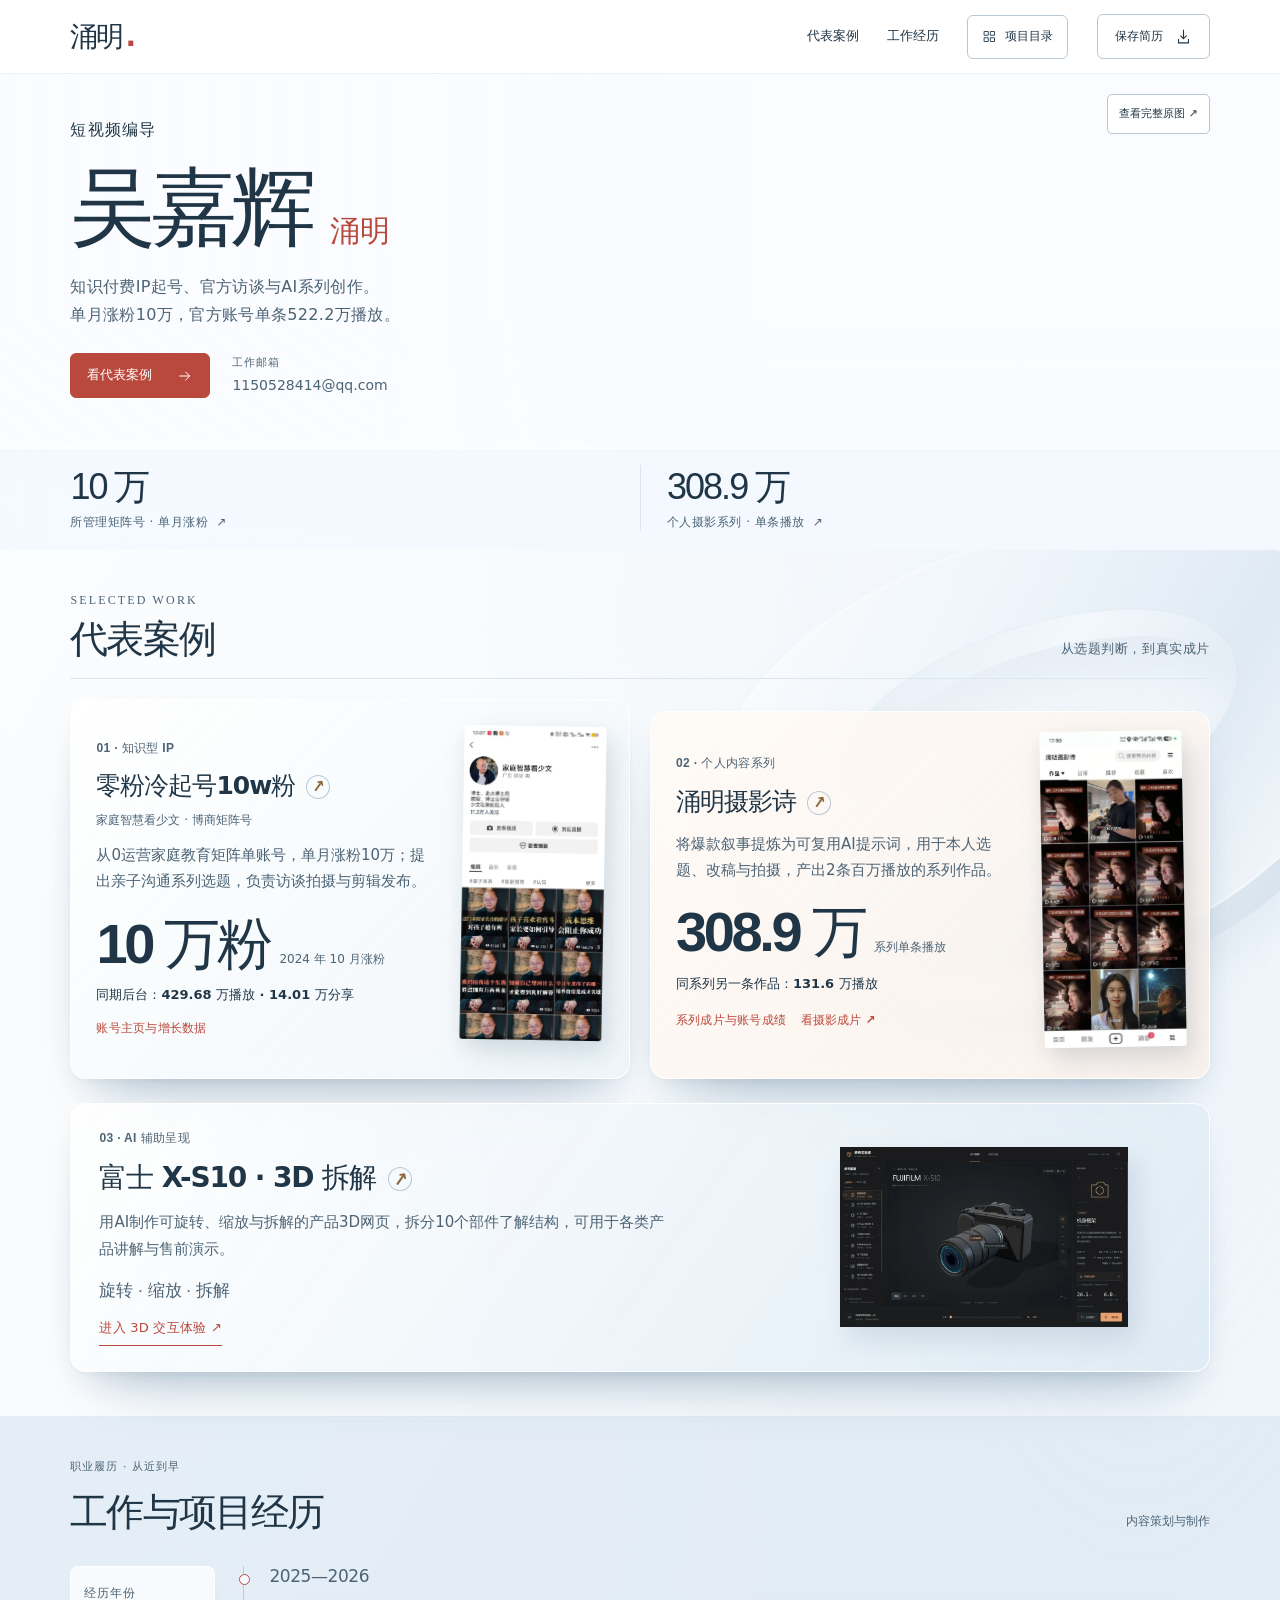
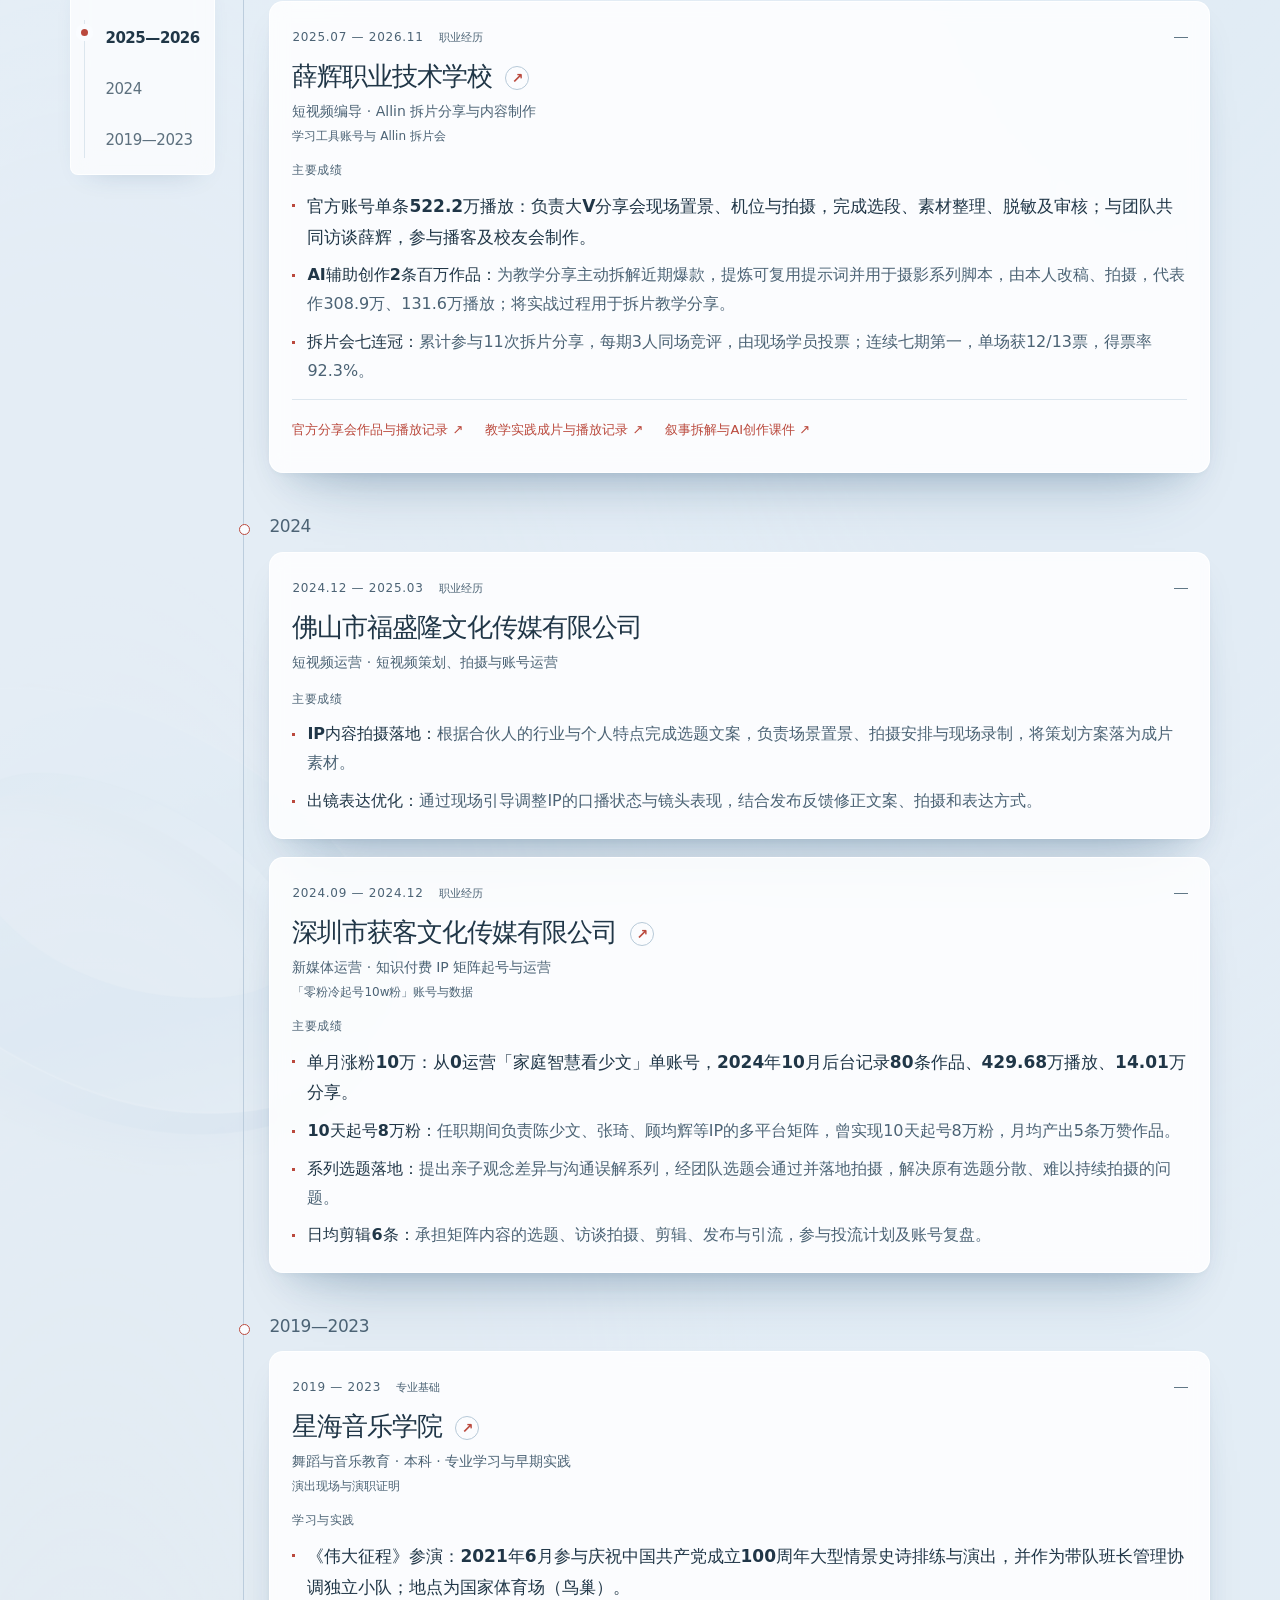
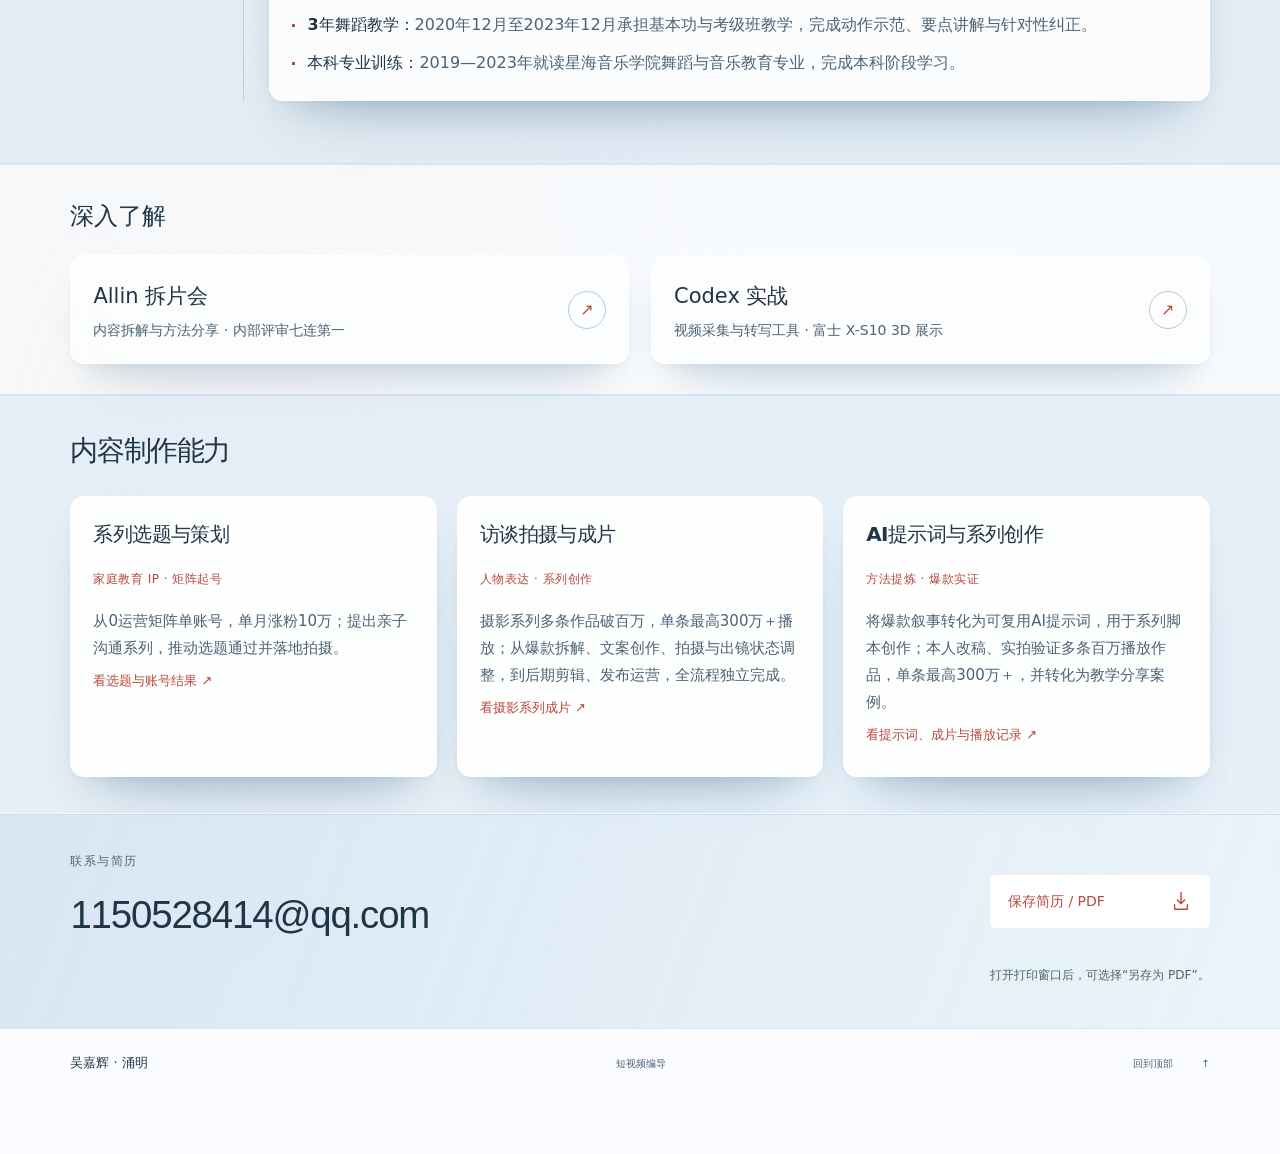
<file: index.html>
<!doctype html>
<html lang="zh-CN">
<head>
  <meta charset="utf-8"><meta name="site-release" content="6405a76a9ea1">
  <meta name="viewport" content="width=device-width, initial-scale=1">
  <meta name="theme-color" content="#FAFCFF">
  <meta name="description" content="吴嘉辉 · 涌明，短视频编导。以知识付费矩阵起号与个人摄影系列展示选题、访谈拍摄及系列创作，附完整作品、课件与原始数据。">
  <meta name="author" content="吴嘉辉">
  <meta property="og:title" content="吴嘉辉 · 涌明｜短视频编导">
  <meta property="og:description" content="吴嘉辉 · 涌明，短视频编导。以知识付费矩阵起号与个人摄影系列展示选题、访谈拍摄及系列创作，附完整作品、课件与原始数据。">
  <meta property="og:type" content="profile">
  <meta property="og:locale" content="zh_CN">
  <meta property="og:url" content="https://wujiahui0801-cmd.github.io/">
  <meta property="og:image" content="https://wujiahui0801-cmd.github.io/assets/portrait-1200.jpg">
  <title>吴嘉辉 · 涌明｜短视频编导</title>
  <link rel="icon" href="assets/favicon.svg" type="image/svg+xml">
  <link rel="canonical" href="https://wujiahui0801-cmd.github.io/">
  <link rel="stylesheet" href="styles.css?v=6405a76a9ea1">
  <link rel="stylesheet" href="cases.css?v=6405a76a9ea1">
  <link rel="stylesheet" href="resume.css?v=6405a76a9ea1">
  <link rel="stylesheet" href="motion.css?v=6405a76a9ea1">
  <link rel="stylesheet" href="art.css?v=6405a76a9ea1">
  <link rel="stylesheet" href="refinement.css?v=6405a76a9ea1">
  <link rel="preload" as="image" href="assets/previews/hero-mobile.webp" type="image/webp" media="(max-width: 700px)" fetchpriority="high">
  <link rel="preload" as="image" href="assets/previews/hero-desktop.webp" type="image/webp" media="(min-width: 701px)" fetchpriority="high">
  <script src="app.js?v=6405a76a9ea1" defer></script>
  <script src="motion.js?v=6405a76a9ea1" defer></script>
</head>
<body class="resume-home">
  <div class="depth-scene" aria-hidden="true">
  <svg class="scene-ribbon" viewBox="0 0 1000 760" fill="none" focusable="false">
    <defs>
      <linearGradient id="ribbon-front" x1="170" y1="100" x2="700" y2="680" gradientUnits="userSpaceOnUse"><stop stop-color="#FFFFFF"/><stop offset=".35" stop-color="#E3EFFA"/><stop offset=".72" stop-color="#C0D5E8"/><stop offset="1" stop-color="#FFFFFF"/></linearGradient>
      <linearGradient id="ribbon-edge" x1="200" y1="200" x2="750" y2="600" gradientUnits="userSpaceOnUse"><stop stop-color="#B8CFE2"/><stop offset=".5" stop-color="#EEF6FD"/><stop offset="1" stop-color="#ADC4D9"/></linearGradient>
      <filter id="ribbon-shadow" x="-30%" y="-30%" width="160%" height="180%"><feDropShadow dx="-15" dy="34" stdDeviation="22" flood-color="#587A9A" flood-opacity=".17"/></filter>
    </defs>
    <g id="scene-ribbon-form" filter="url(#ribbon-shadow)">
      <path fill="url(#ribbon-edge)" fill-rule="evenodd" d="M130 347C151 168 571 90 795 252C1000 400 814 629 537 646C263 663 110 526 130 347ZM265 367C254 478 429 547 596 489C781 424 765 322 637 283C481 235 276 280 265 367Z"/>
      <path fill="url(#ribbon-front)" fill-rule="evenodd" d="M130 315C151 136 571 58 795 220C1000 368 814 597 537 614C263 631 110 494 130 315ZM265 335C254 446 429 515 596 457C781 392 765 290 637 251C481 203 276 248 265 335Z"/>
      <path d="M130 315C151 136 571 58 795 220C1000 368 814 597 537 614C263 631 110 494 130 315Z" stroke="white" stroke-opacity=".9" stroke-width="2"/>
      <path d="M265 335C254 446 429 515 596 457C781 392 765 290 637 251C481 203 276 248 265 335Z" stroke="#8EACC6" stroke-opacity=".3"/>
    </g>
  </svg>
  <svg class="scene-ribbon scene-ribbon--lower" viewBox="0 0 1000 760" fill="none" focusable="false"><use href="#scene-ribbon-form"/></svg>
  <svg class="scene-contours" viewBox="0 0 800 900" fill="none" focusable="false"><g stroke="#91AEC5" stroke-opacity=".34"><path d="M-110 590C70 340 215 850 495 535S775 250 940 405"/><path d="M-110 610C70 360 215 870 495 555S775 270 940 425"/><path d="M-110 630C70 380 215 890 495 575S775 290 940 445"/><path d="M-110 650C70 400 215 910 495 595S775 310 940 465"/><path d="M-110 670C70 420 215 930 495 615S775 330 940 485"/></g></svg>
</div>

  
  <a class="skip-link" href="#main">跳至正文</a>
  <div class="reading-progress" aria-hidden="true"><span></span></div>
  <header class="site-header" id="site-header">
    <a class="wordmark" href="#top" aria-label="吴嘉辉 · 涌明，回到首页">涌明<span class="wordmark-dot">.</span></a>
    <nav aria-label="主导航"><a href="#achievements">代表案例</a><a href="#journey">工作经历</a><button class="project-menu-toggle" type="button" data-directory-open aria-haspopup="dialog" aria-controls="project-directory"><svg viewBox="0 0 24 24" aria-hidden="true"><path d="M4 4h6v6H4zm10 0h6v6h-6zM4 14h6v6H4zm10 0h6v6h-6z"/></svg><span>项目目录</span></button><button class="nav-print" type="button" data-print>保存简历 <svg viewBox="0 0 24 24" aria-hidden="true"><path d="M12 3v12m-4-4 4 4 4-4M5 16v5h14v-5"/></svg></button></nav>
  </header>
  <main id="main">
    <section class="hero image-backdrop" id="top" aria-labelledby="hero-title" data-photo="assets/portrait-2400.jpg" data-photo-mode="background" style="--photo-scale:1;--focus-x:50%;--focus-y:18%;--focus-mobile-x:51%;--focus-mobile-y:28%">
      <picture class="hero-picture"><source type="image/webp" media="(max-width: 700px)" srcset="assets/previews/hero-mobile.webp"><source type="image/webp" srcset="assets/previews/hero-desktop.webp"><img src="assets/portrait-2400.jpg" srcset="assets/portrait-1200.jpg 1200w, assets/portrait-2400.jpg 2400w" sizes="100vw" width="2400" height="1600" fetchpriority="high" decoding="async" alt="吴嘉辉在演出现场的原照，身穿条纹衬衫"></picture>
      <div class="hero-content">
        <p class="hero-role">短视频编导</p>
        <h1 id="hero-title"><span class="hero-real-name">吴嘉辉</span><span class="hero-alias">涌明</span></h1>
        <p class="hero-intro">知识付费IP起号、官方访谈与AI系列创作。
单月涨粉10万，官方账号单条522.2万播放。</p>
        <div class="hero-actions"><a class="hero-link" href="#achievements">看代表案例 <svg viewBox="0 0 24 24" aria-hidden="true"><path d="M4 12h15m-6-6 6 6-6 6"/></svg></a><span class="hero-email"><span>工作邮箱</span>1150528414@qq.com</span></div>
      </div>
      <nav class="hero-proof" aria-label="代表成绩"><a href="/cases/boshang/index.html"><strong>10 万</strong><span>所管理矩阵号 · 单月涨粉 <span aria-hidden="true">↗</span></span></a><a href="/creator/index.html"><strong>308.9 万</strong><span>个人摄影系列 · 单条播放 <span aria-hidden="true">↗</span></span></a></nav>
      <button type="button" class="media-trigger full-image-link" data-media="{&quot;type&quot;:&quot;image&quot;,&quot;src&quot;:&quot;/assets/portrait-2400.jpg&quot;,&quot;title&quot;:&quot;吴嘉辉 · 涌明原照&quot;,&quot;alt&quot;:&quot;吴嘉辉在演出现场的原照，身穿条纹衬衫&quot;,&quot;presentation&quot;:&quot;background&quot;}">查看完整原图 ↗</button>
    </section>
    <section class="highlights section-shell" id="achievements" aria-labelledby="achievements-title">
      <div class="highlights-intro"><div><p class="section-kicker">SELECTED WORK</p><h2 id="achievements-title">代表案例</h2></div><p>从选题判断，到真实成片</p></div>
      <div class="highlight-list"><article class="highlight highlight--shenzhen-growth">
    <div class="highlight-copy"><p class="highlight-label">01 · 知识型 IP</p><h3><a class="highlight-primary" href="/cases/boshang/index.html">零粉冷起号10w粉 <span aria-hidden="true">↗</span></a></h3><p class="highlight-account">家庭智慧看少文 · 博商矩阵号</p><p class="highlight-summary">从0运营家庭教育矩阵单账号，单月涨粉10万；提出亲子沟通系列选题，负责访谈拍摄与剪辑发布。</p>
    <div class="highlight-metric"><span class="highlight-value">10 万粉</span><span>2024 年 10 月涨粉</span></div>
    <p class="highlight-secondary">同期后台：429.68 万播放 · 14.01 万分享</p>
    <div class="highlight-actions">
      <span class="highlight-destination">账号主页与增长数据</span>
      
    </div></div>
    <div class="highlight-art" aria-hidden="true"><picture><source type="image/webp" srcset="/assets/previews/boshang.webp"><img src="/assets/full/boshang-profile.jpg" alt="" width="859" height="1900" loading="lazy" fetchpriority="low" decoding="async"></picture></div>
  </article><article class="highlight highlight--photo-series" id="photo-series">
    <div class="highlight-copy"><p class="highlight-label">02 · 个人内容系列</p><h3><a class="highlight-primary" href="/creator/index.html">涌明摄影诗 <span aria-hidden="true">↗</span></a></h3><p class="highlight-summary">将爆款叙事提炼为可复用AI提示词，用于本人选题、改稿与拍摄，产出2条百万播放的系列作品。</p>
    <div class="highlight-metric"><span class="highlight-value">308.9 万</span><span>系列单条播放</span></div>
    <p class="highlight-secondary">同系列另一条作品：131.6 万播放</p>
    <div class="highlight-actions">
      <span class="highlight-destination">系列成片与账号成绩</span>
      <a class="highlight-film" href="https://www.douyin.com/user/MS4wLjABAAAAPx4VjMVy9HaE9G9XdXsi0VzgccFiwJcHYvqlIXj0hOIBhg8Y4hmEbFCSp9H2K3Ay?from_tab_name=main&amp;modal_id=7633719486269361829" target="_blank" rel="noopener noreferrer">看摄影成片 <span aria-hidden="true">↗</span></a>
    </div></div>
    <div class="highlight-art" aria-hidden="true"><picture><source type="image/webp" srcset="/assets/previews/creator.webp"><img src="/assets/full/photo-series.jpg" alt="" width="890" height="1980" loading="lazy" fetchpriority="low" decoding="async"></picture></div>
  </article><article class="highlight highlight--fuji" id="featured-fuji">
    <div class="highlight-copy"><p class="highlight-label">03 · AI 辅助呈现</p><h3><a class="highlight-primary" href="/demos/fuji/index.html">富士 X-S10 · 3D 拆解 <span aria-hidden="true">↗</span></a></h3><p class="highlight-summary">用AI制作可旋转、缩放与拆解的产品3D网页，拆分10个部件了解结构，可用于各类产品讲解与售前演示。</p>
    <div class="highlight-metric"><span class="highlight-value">旋转 · 缩放 · 拆解</span><span>可操作的相机展示</span></div>
    
    <div class="highlight-actions">
      <span class="highlight-destination">进入 3D 交互体验 ↗</span>
      
    </div></div>
    <div class="highlight-art" aria-hidden="true"><picture><source type="image/webp" srcset="/assets/previews/fuji.webp"><img src="/assets/evidence/fuji-cover.jpg" alt="" width="1440" height="900" loading="lazy" fetchpriority="low" decoding="async"></picture></div>
  </article></div>
    </section>
    <section class="journey section-shell" id="journey" aria-labelledby="journey-title">
      <div class="section-heading reveal"><div><p class="section-kicker">职业履历 · 从近到早</p><h2 id="journey-title">工作与项目经历</h2></div><p class="section-description">内容策划与制作</p></div>
      <div class="journey-layout">
        <aside class="year-navigation" aria-label="按年份浏览经历">
          <p class="year-caption">经历年份</p><nav class="year-links"><a class="year-link" href="#year-2026" aria-current="location">2025—2026</a><a class="year-link" href="#year-2024">2024</a><a class="year-link" href="#year-2019">2019—2023</a></nav>
          <div class="year-mobile"><label for="year-select">跳至年份</label><select id="year-select"><option value="year-2026">2025—2026</option><option value="year-2024">2024</option><option value="year-2019">2019—2023</option></select></div>
          <p class="year-note">选择年份，跳至对应经历。</p>
        </aside>
        <div class="timeline"><section class="year-group" id="year-2026" aria-labelledby="heading-2026"><h2 class="year-heading" id="heading-2026" tabindex="-1">2025—2026</h2><span class="experience-anchor" id="year-2025" aria-hidden="true"></span><details class="experience" id="knowledge-content" open>
  <summary><div><span class="experience-date">2025.07 — 2026.11</span><span class="experience-category">职业经历</span></div><h3><a class="company-link" href="/cases/allin/index.html">薛辉职业技术学校 <span aria-hidden="true">↗</span></a></h3><p class="experience-role">短视频编导 · Allin 拆片分享与内容制作</p><span class="company-preview-hint">学习工具账号与 Allin 拆片会</span><span class="experience-toggle" aria-hidden="true"></span></summary>
  <div class="experience-detail">
    
    <div class="detail-grid detail-grid--single"><div><h4>主要成绩</h4><ul><li class="achievement-lead"><strong>官方账号单条522.2万播放：</strong><span>负责大V分享会现场置景、机位与拍摄，完成选段、素材整理、脱敏及审核；与团队共同访谈薛辉，参与播客及校友会制作。</span></li><li><strong>AI辅助创作2条百万作品：</strong><span>为教学分享主动拆解近期爆款，提炼可复用提示词并用于摄影系列脚本，由本人改稿、拍摄，代表作308.9万、131.6万播放；将实战过程用于拆片教学分享。</span></li><li><strong>拆片会七连冠：</strong><span>累计参与11次拆片分享，每期3人同场竞评，由现场学员投票；连续七期第一，单场获12/13票，得票率92.3%。</span></li></ul><nav class="experience-proof-links" aria-label="薛辉职业技术学校成果作品"><a href="/cases/allin/index.html#allin-official-work">官方分享会作品与播放记录 ↗</a><a href="/creator/index.html#series-work">教学实践成片与播放记录 ↗</a><a href="/creator/index.html#series-analysis">叙事拆解与AI创作课件 ↗</a></nav></div></div>
    <span id="content-review"></span>
  </div></details></section><section class="year-group" id="year-2024" aria-labelledby="heading-2024"><h2 class="year-heading" id="heading-2024" tabindex="-1">2024</h2><details class="experience" id="foshan" open>
  <summary><div><span class="experience-date">2024.12 — 2025.03</span><span class="experience-category">职业经历</span></div><h3>佛山市福盛隆文化传媒有限公司</h3><p class="experience-role">短视频运营 · 短视频策划、拍摄与账号运营</p><span class="experience-toggle" aria-hidden="true"></span></summary>
  <div class="experience-detail">
    
    <div class="detail-grid detail-grid--single"><div><h4>主要成绩</h4><ul><li><strong>IP内容拍摄落地：</strong><span>根据合伙人的行业与个人特点完成选题文案，负责场景置景、拍摄安排与现场录制，将策划方案落为成片素材。</span></li><li><strong>出镜表达优化：</strong><span>通过现场引导调整IP的口播状态与镜头表现，结合发布反馈修正文案、拍摄和表达方式。</span></li></ul></div></div>
    
  </div></details><details class="experience" id="shenzhen-growth" open>
  <summary><div><span class="experience-date">2024.09 — 2024.12</span><span class="experience-category">职业经历</span></div><h3><a class="company-link" href="/cases/boshang/index.html">深圳市获客文化传媒有限公司 <span aria-hidden="true">↗</span></a></h3><p class="experience-role">新媒体运营 · 知识付费 IP 矩阵起号与运营</p><span class="company-preview-hint">「零粉冷起号10w粉」账号与数据</span><span class="experience-toggle" aria-hidden="true"></span></summary>
  <div class="experience-detail">
    
    <div class="detail-grid detail-grid--single"><div><h4>主要成绩</h4><ul><li class="achievement-lead"><strong>单月涨粉10万：</strong><span>从0运营「家庭智慧看少文」单账号，2024年10月后台记录80条作品、429.68万播放、14.01万分享。</span></li><li><strong>10天起号8万粉：</strong><span>任职期间负责陈少文、张琦、顾均辉等IP的多平台矩阵，曾实现10天起号8万粉，月均产出5条万赞作品。</span></li><li><strong>系列选题落地：</strong><span>提出亲子观念差异与沟通误解系列，经团队选题会通过并落地拍摄，解决原有选题分散、难以持续拍摄的问题。</span></li><li><strong>日均剪辑6条：</strong><span>承担矩阵内容的选题、访谈拍摄、剪辑、发布与引流，参与投流计划及账号复盘。</span></li></ul></div></div>
    
  </div></details></section><section class="year-group" id="year-2019" aria-labelledby="heading-2019"><h2 class="year-heading" id="heading-2019" tabindex="-1">2019—2023</h2><span class="experience-anchor" id="photography" aria-hidden="true"></span><span class="experience-anchor" id="teaching" aria-hidden="true"></span><span class="experience-anchor" id="education" aria-hidden="true"></span><span class="experience-anchor" id="year-2022" aria-hidden="true"></span><span class="experience-anchor" id="year-2021" aria-hidden="true"></span><span class="experience-anchor" id="year-2020" aria-hidden="true"></span><details class="experience" id="stage" open>
  <summary><div><span class="experience-date">2019 — 2023</span><span class="experience-category">专业基础</span></div><h3><a class="company-link" href="/cases/stage/index.html">星海音乐学院 <span aria-hidden="true">↗</span></a></h3><p class="experience-role">舞蹈与音乐教育 · 本科 · 专业学习与早期实践</p><span class="company-preview-hint">演出现场与演职证明</span><span class="experience-toggle" aria-hidden="true"></span></summary>
  <div class="experience-detail">
    
    <div class="detail-grid detail-grid--single"><div><h4>学习与实践</h4><ul><li class="achievement-lead"><strong>《伟大征程》参演：</strong><span>2021年6月参与庆祝中国共产党成立100周年大型情景史诗排练与演出，并作为带队班长管理协调独立小队；地点为国家体育场（鸟巢）。</span></li><li><strong>3年舞蹈教学：</strong><span>2020年12月至2023年12月承担基本功与考级班教学，完成动作示范、要点讲解与针对性纠正。</span></li><li><strong>本科专业训练：</strong><span>2019—2023年就读星海音乐学院舞蹈与音乐教育专业，完成本科阶段学习。</span></li></ul></div></div>
    
  </div></details></section></div>
      </div>
    </section>
    <section class="supplement section-shell" aria-labelledby="supplement-title">
      <h2 id="supplement-title">深入了解</h2>
      <div class="entry-grid">
        <a href="/cases/allin/index.html#content-review"><div><h3>Allin 拆片会</h3><p>内容拆解与方法分享 · 内部评审七连第一</p></div><span aria-hidden="true">↗</span></a>
        <a id="projects" href="/projects/index.html"><div><h3>Codex 实战</h3><p>视频采集与转写工具 · 富士 X-S10 3D 展示</p></div><span aria-hidden="true">↗</span></a>
      </div>
    </section>
    <section class="approach" id="approach" aria-labelledby="approach-title"><div class="section-shell">
      <div class="approach-heading reveal"><h2 id="approach-title">内容制作能力</h2></div>
      <div class="capability-list"><div class="capability reveal"><div><h3>系列选题与策划</h3><span class="capability-subtitle">家庭教育 IP · 矩阵起号</span></div><div class="capability-proof"><p>从0运营矩阵单账号，单月涨粉10万；提出亲子沟通系列，推动选题通过并落地拍摄。</p><a href="/cases/boshang/index.html">看选题与账号结果 ↗</a></div></div><div class="capability reveal"><div><h3>访谈拍摄与成片</h3><span class="capability-subtitle">人物表达 · 系列创作</span></div><div class="capability-proof"><p>摄影系列多条作品破百万，单条最高300万＋播放；从爆款拆解、文案创作、拍摄与出镜状态调整，到后期剪辑、发布运营，全流程独立完成。</p><a href="/creator/index.html">看摄影系列成片 ↗</a></div></div><div class="capability reveal"><div><h3>AI提示词与系列创作</h3><span class="capability-subtitle">方法提炼 · 爆款实证</span></div><div class="capability-proof"><p>将爆款叙事转化为可复用AI提示词，用于系列脚本创作；本人改稿、实拍验证多条百万播放作品，单条最高300万＋，并转化为教学分享案例。</p><a href="/creator/index.html#series-analysis">看提示词、成片与播放记录 ↗</a></div></div></div>
    </div></section>
    <section class="resume-section section-shell" id="resume" aria-labelledby="resume-title">
      <div class="reveal"><h2 id="resume-title">联系与简历</h2><p class="contact-email"><span class="email-text">1150528414@qq.com</span></p></div>
      <button class="print-button" type="button" data-print>保存简历 / PDF <svg viewBox="0 0 24 24" aria-hidden="true"><path d="M12 3v12m-4-4 4 4 4-4M5 16v5h14v-5"/></svg></button>
      <p class="print-hint" id="print-hint">打开打印窗口后，可选择“另存为 PDF”。</p>
    </section>
  </main>
  <footer class="site-footer section-shell"><span>吴嘉辉 · 涌明</span><span class="footer-role">短视频编导</span><a href="#top">回到顶部 <span aria-hidden="true">↑</span></a></footer>
  <dialog class="media-dialog" aria-labelledby="media-title"><div class="media-toolbar"><h2 id="media-title">作品预览</h2><div class="media-actions"><button class="media-zoom" type="button" aria-pressed="false" hidden>放大</button><button class="media-close" type="button" aria-label="关闭作品预览"><svg viewBox="0 0 24 24" aria-hidden="true"><path d="m6 6 12 12M18 6 6 18"/></svg></button></div></div><div class="media-body"></div><p class="media-caption"></p></dialog>

  <dialog class="project-directory" id="project-directory" aria-labelledby="directory-title"><div class="directory-inner"><header class="directory-heading"><div><p>吴嘉辉 · 涌明</p><h2 id="directory-title">项目目录</h2></div><button type="button" data-directory-close aria-label="关闭项目目录"><svg viewBox="0 0 24 24" aria-hidden="true"><path d="m6 6 12 12M18 6 6 18"/></svg></button></header><nav class="directory-list" aria-label="项目索引"><a href="/cases/boshang/index.html"><span class="directory-number">01</span><div><h3>零粉冷起号10w粉</h3><p>家庭教育知识 IP · 2024 年 10 月涨粉 10 万</p></div><span class="directory-arrow" aria-hidden="true">↗</span></a><a href="/cases/allin/index.html"><span class="directory-number">02</span><div><h3>薛辉职业技术学校</h3><p>Allin 学习工具 · 拆片会七期连冠</p></div><span class="directory-arrow" aria-hidden="true">↗</span></a><a href="/creator/index.html"><span class="directory-number">03</span><div><h3>涌明摄影诗</h3><p>系列内容 · 代表作 308.9 万播放</p></div><span class="directory-arrow" aria-hidden="true">↗</span></a><a href="/projects/index.html"><span class="directory-number">04</span><div><h3>Codex 实战</h3><p>素材采集转写 · 富士相机 3D 展示</p></div><span class="directory-arrow" aria-hidden="true">↗</span></a><a href="/cases/stage/index.html"><span class="directory-number">05</span><div><h3>《伟大征程》</h3><p>星海音乐学院 · 舞台与表达</p></div><span class="directory-arrow" aria-hidden="true">↗</span></a></nav></div></dialog>
  <div class="toast" role="status" aria-live="polite"></div>
  <article class="print-document" aria-label="用于打印的简历"><h1>吴嘉辉 <span>· 涌明</span></h1><p class="print-role">短视频编导</p><p class="print-contact"><a href="https://wujiahui0801-cmd.github.io">网页作品集 · wujiahui0801-cmd.github.io</a>　｜　<span class="email-text">1150528414@qq.com</span></p><p class="print-intro">短视频编导，负责选题策划、访谈拍摄与剪辑发布。所运营知识付费矩阵单账号2024年10月涨粉10万；制作的官方账号内容单条522.2万播放。提炼可复用AI提示词并用于个人摄影系列创作，代表作308.9万、131.6万播放；Allin拆片会内部评审连续七期第一。</p><h2>工作与项目经历</h2><section class="print-entry"><h3>薛辉职业技术学校<span>2025.07 — 2026.11</span></h3><p>短视频编导 · Allin 拆片分享与内容制作</p><ul><li class="achievement-lead"><strong>官方账号单条522.2万播放：</strong><span>负责大V分享会现场置景、机位与拍摄，完成选段、素材整理、脱敏及审核；与团队共同访谈薛辉，参与播客及校友会制作。</span></li><li><strong>AI辅助创作2条百万作品：</strong><span>为教学分享主动拆解近期爆款，提炼可复用提示词并用于摄影系列脚本，由本人改稿、拍摄，代表作308.9万、131.6万播放；将实战过程用于拆片教学分享。</span></li><li><strong>拆片会七连冠：</strong><span>累计参与11次拆片分享，每期3人同场竞评，由现场学员投票；连续七期第一，单场获12/13票，得票率92.3%。</span></li></ul></section><section class="print-entry"><h3>佛山市福盛隆文化传媒有限公司<span>2024.12 — 2025.03</span></h3><p>短视频运营 · 短视频策划、拍摄与账号运营</p><ul><li><strong>IP内容拍摄落地：</strong><span>根据合伙人的行业与个人特点完成选题文案，负责场景置景、拍摄安排与现场录制，将策划方案落为成片素材。</span></li><li><strong>出镜表达优化：</strong><span>通过现场引导调整IP的口播状态与镜头表现，结合发布反馈修正文案、拍摄和表达方式。</span></li></ul></section><section class="print-entry"><h3>深圳市获客文化传媒有限公司<span>2024.09 — 2024.12</span></h3><p>新媒体运营 · 知识付费 IP 矩阵起号与运营</p><ul><li class="achievement-lead"><strong>单月涨粉10万：</strong><span>从0运营「家庭智慧看少文」单账号，2024年10月后台记录80条作品、429.68万播放、14.01万分享。</span></li><li><strong>10天起号8万粉：</strong><span>任职期间负责陈少文、张琦、顾均辉等IP的多平台矩阵，曾实现10天起号8万粉，月均产出5条万赞作品。</span></li><li><strong>系列选题落地：</strong><span>提出亲子观念差异与沟通误解系列，经团队选题会通过并落地拍摄，解决原有选题分散、难以持续拍摄的问题。</span></li><li><strong>日均剪辑6条：</strong><span>承担矩阵内容的选题、访谈拍摄、剪辑、发布与引流，参与投流计划及账号复盘。</span></li></ul></section><section class="print-entry"><h3>星海音乐学院<span>2019 — 2023</span></h3><p>舞蹈与音乐教育 · 本科 · 专业学习与早期实践</p><ul><li class="achievement-lead"><strong>《伟大征程》参演：</strong><span>2021年6月参与庆祝中国共产党成立100周年大型情景史诗排练与演出，并作为带队班长管理协调独立小队；地点为国家体育场（鸟巢）。</span></li><li><strong>3年舞蹈教学：</strong><span>2020年12月至2023年12月承担基本功与考级班教学，完成动作示范、要点讲解与针对性纠正。</span></li><li><strong>本科专业训练：</strong><span>2019—2023年就读星海音乐学院舞蹈与音乐教育专业，完成本科阶段学习。</span></li></ul></section><h2>个人账号与 AI 实战</h2><section class="print-entry"><h3>抖音 · 涌明摄影诗</h3><p>提炼可复用AI提示词并用于摄影系列脚本创作，结合本人选题、改稿与拍摄，两条代表作获得308.9万、131.6万播放；将实战过程用于教学分享。</p><p>系列代表作分别为308.9万、131.6万播放（截图时点）；另有置顶人设视频十余万播放，带来50＋咨询线索。 广告合作报价 1,800 元，实收 1,710 元。</p></section><section class="print-entry"><h3>多平台视频采集与文案工作台</h3><p>用AI制作的本机内容生产工具，串联抖音、小红书、视频号的素材采集、口播转写与成稿导出。把逐条找视频、另行听写、手动整理来源的工作，转为批量选片、后台处理与统一导出。</p></section><section class="print-entry"><h3>富士 X-S10 3D 拆解网页</h3><p>用AI制作富士X-S10产品交互3D网页，支持10个部件点选、旋转缩放、整体拆解与还原，让客户可以主动探索产品外观、结构与部件关系。</p></section><h2>专业能力</h2><p class="print-skills">系列选题与策划　·　访谈拍摄与成片　·　AI提示词与系列创作</p><p class="print-bottom">吴嘉辉 · 涌明　｜　2026.11　｜　项目按本人实际参与职责呈现。</p></article>
</body>
</html>
</file>
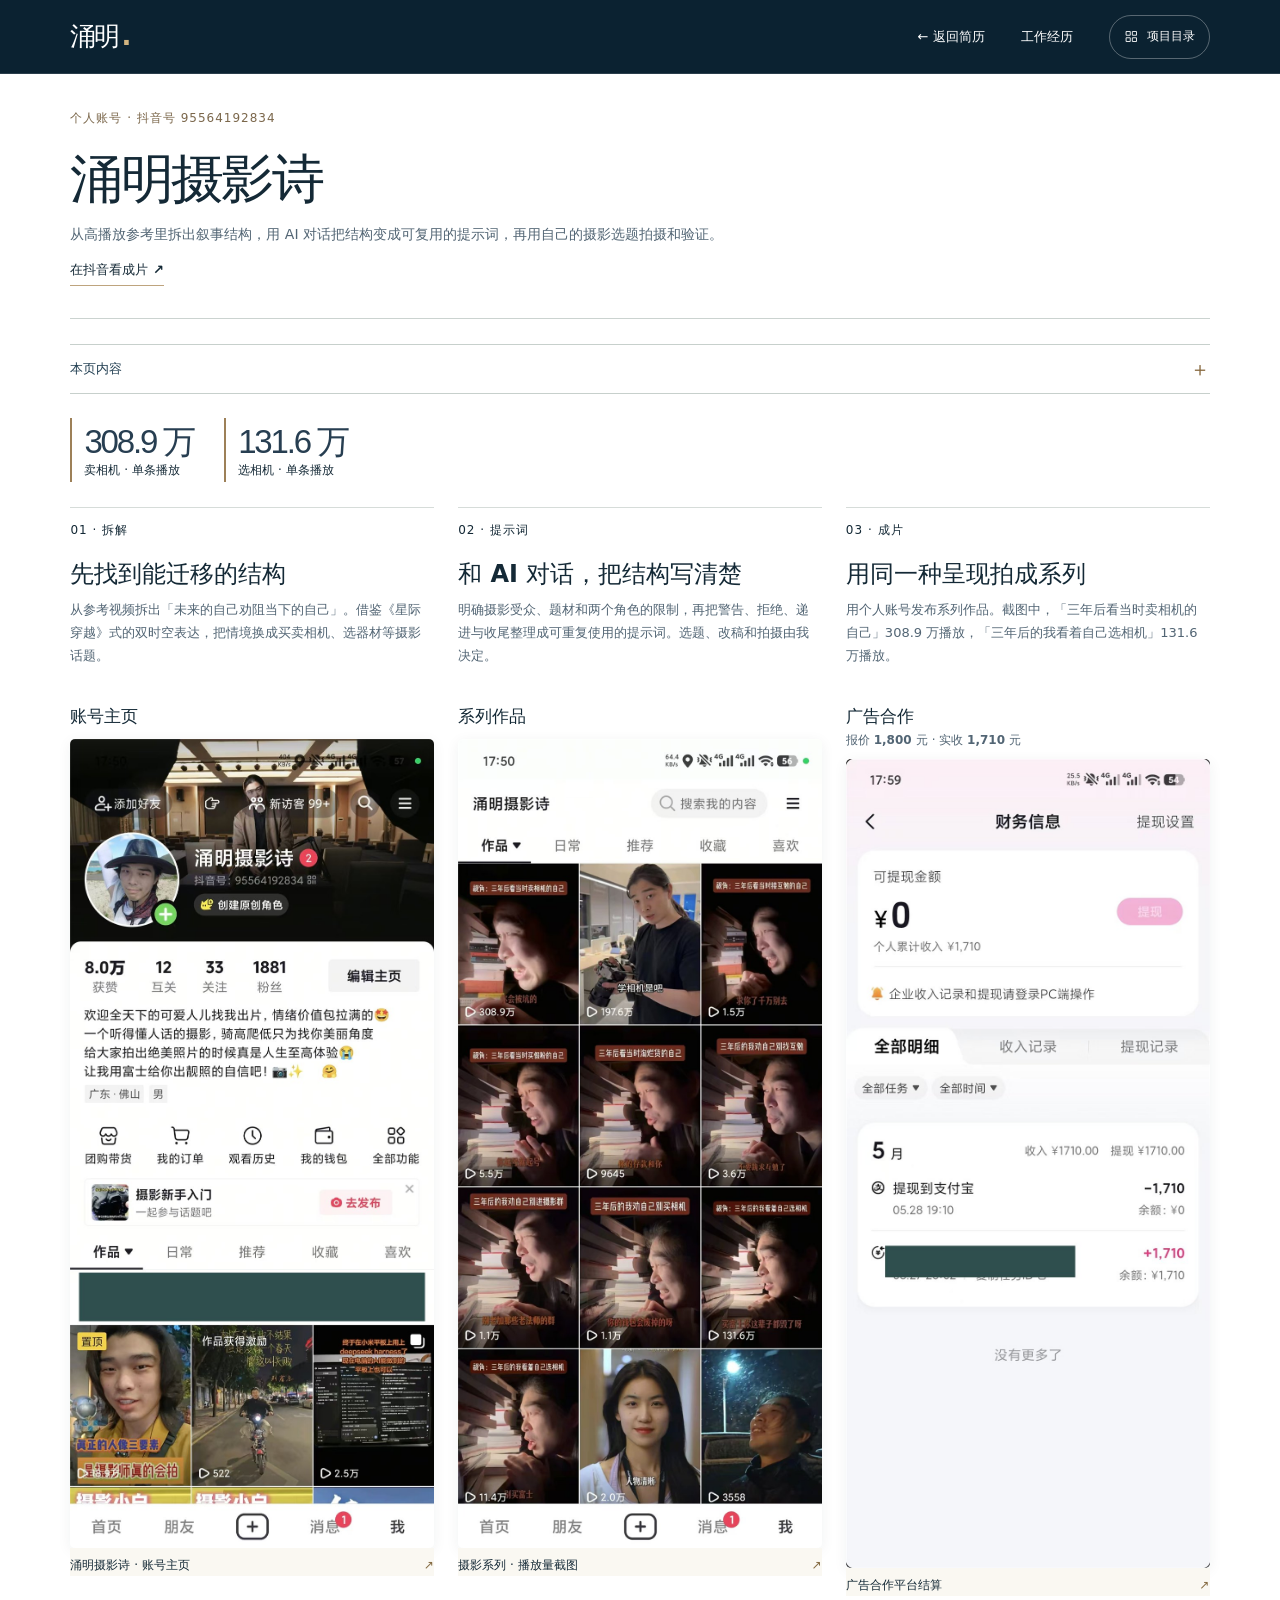
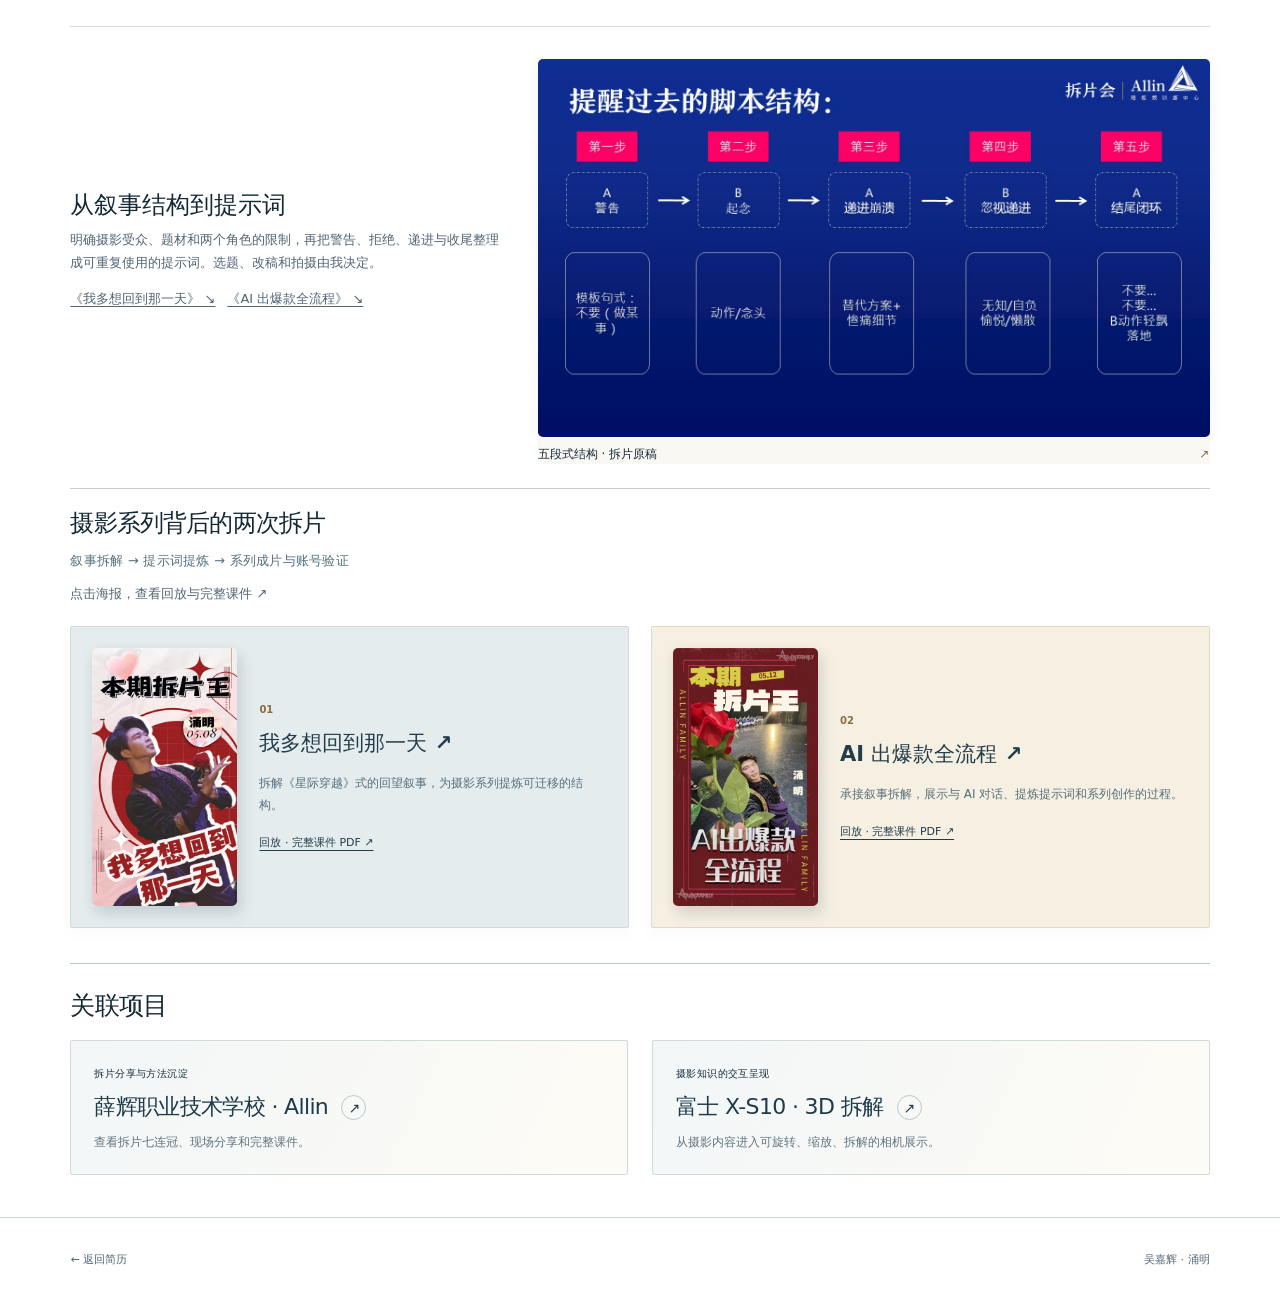
<file: creator/index.html>
<!doctype html>
<html lang="zh-CN">
<head>
  <meta charset="utf-8">
  <meta name="viewport" content="width=device-width, initial-scale=1">
  <meta name="theme-color" content="#081722">
  <title>涌明摄影诗｜吴嘉辉 · 涌明</title>
  <link rel="icon" href="/assets/favicon.svg" type="image/svg+xml">
  <link rel="stylesheet" href="/styles.css">
  <link rel="stylesheet" href="/cases.css">
  <link rel="stylesheet" href="/motion.css">
  <link rel="stylesheet" href="/art.css">
  <script src="/app.js" defer></script>
  <script src="/motion.js" defer></script>
</head>
<body class="detail-page">
  <a class="skip-link" href="#main">跳至正文</a>
  <header class="site-header" id="site-header">
    <a class="wordmark" href="/" aria-label="吴嘉辉 · 涌明，回到首页">涌明<span class="wordmark-dot">.</span></a>
    <nav aria-label="项目导航"><a href="/#photo-series">← 返回简历</a><a href="/#journey">工作经历</a><button class="project-menu-toggle" type="button" data-directory-open aria-haspopup="dialog" aria-controls="project-directory"><svg viewBox="0 0 24 24" aria-hidden="true"><path d="M4 4h6v6H4zm10 0h6v6h-6zM4 14h6v6H4zm10 0h6v6h-6z"/></svg><span>项目目录</span></button></nav>
  </header>
  <main class="case-shell section-shell" id="main"><header class="case-heading" id="photo-series">
    <p class="section-kicker">个人账号 · 抖音号 95564192834</p><h1>涌明摄影诗</h1><p>从高播放参考里拆出叙事结构，用 AI 对话把结构变成可复用的提示词，再用自己的摄影选题拍摄和验证。</p>
    <a class="case-film" href="https://www.douyin.com/user/MS4wLjABAAAAPx4VjMVy9HaE9G9XdXsi0VzgccFiwJcHYvqlIXj0hOIBhg8Y4hmEbFCSp9H2K3Ay?from_tab_name=main&amp;modal_id=7633719486269361829" target="_blank" rel="noopener noreferrer">在抖音看成片 <span aria-hidden="true">↗</span></a>
  </header>
  <div class="case-stats"><p><strong>308.9 万</strong>卖相机 · 单条播放</p><p><strong>131.6 万</strong>选相机 · 单条播放</p></div>
  <ol class="method-notes"><li><p class="section-kicker">01 · 拆解</p><h2>先找到能迁移的结构</h2><p>从参考视频拆出「未来的自己劝阻当下的自己」。借鉴《星际穿越》式的双时空表达，把情境换成买卖相机、选器材等摄影话题。</p></li><li><p class="section-kicker">02 · 提示词</p><h2>和 AI 对话，把结构写清楚</h2><p>明确摄影受众、题材和两个角色的限制，再把警告、拒绝、递进与收尾整理成可重复使用的提示词。选题、改稿和拍摄由我决定。</p></li><li><p class="section-kicker">03 · 成片</p><h2>用同一种呈现拍成系列</h2><p>用个人账号发布系列作品。截图中，「三年后看当时卖相机的自己」308.9 万播放，「三年后的我看着自己选相机」131.6 万播放。</p></li></ol>
  <section class="creator-evidence" id="series-work" aria-label="账号、作品与商业合作">
    <div><h2>账号主页</h2><div class="proof-grid proof-grid--single"><button type="button" class="media-trigger proof-tile" data-photo="assets/full/photo-profile.jpg" style="--photo-scale:1;--focus-x:50%;--focus-y:50%;--focus-mobile-x:50%;--focus-mobile-y:50%" data-media="{&quot;type&quot;:&quot;image&quot;,&quot;src&quot;:&quot;/assets/full/photo-profile.jpg&quot;,&quot;title&quot;:&quot;涌明摄影诗 · 账号主页&quot;,&quot;caption&quot;:&quot;&quot;,&quot;alt&quot;:&quot;涌明摄影诗 · 账号主页&quot;}" aria-label="预览涌明摄影诗 · 账号主页"><span class="proof-image"><img loading="lazy" src="/assets/full/photo-profile.jpg" alt="涌明摄影诗 · 账号主页" width="845" height="1880" decoding="async"></span><span class="proof-caption">涌明摄影诗 · 账号主页<span aria-hidden="true">↗</span></span></button></div></div>
    <div><h2>系列作品</h2><div class="proof-grid proof-grid--single"><button type="button" class="media-trigger proof-tile" data-photo="assets/full/photo-series.jpg" style="--photo-scale:1;--focus-x:50%;--focus-y:50%;--focus-mobile-x:50%;--focus-mobile-y:50%" data-media="{&quot;type&quot;:&quot;image&quot;,&quot;src&quot;:&quot;/assets/full/photo-series.jpg&quot;,&quot;title&quot;:&quot;摄影系列 · 播放量截图&quot;,&quot;caption&quot;:&quot;两条代表作截图时点分别显示 308.9 万和 131.6 万播放。&quot;,&quot;alt&quot;:&quot;摄影系列 · 播放量截图&quot;}" aria-label="预览摄影系列 · 播放量截图"><span class="proof-image"><img loading="lazy" src="/assets/full/photo-series.jpg" alt="摄影系列 · 播放量截图" width="890" height="1980" decoding="async"></span><span class="proof-caption">摄影系列 · 播放量截图<span aria-hidden="true">↗</span></span></button></div></div>
    <div><h2>广告合作</h2><p class="ad-amounts">报价 <strong>1,800 元</strong> · 实收 <strong>1,710 元</strong></p><div class="proof-grid proof-grid--single"><button type="button" class="media-trigger proof-tile" data-photo="assets/full/photo-settlement.jpg" style="--photo-scale:1;--focus-x:50%;--focus-y:50%;--focus-mobile-x:50%;--focus-mobile-y:50%" data-media="{&quot;type&quot;:&quot;image&quot;,&quot;src&quot;:&quot;/assets/full/photo-settlement.jpg&quot;,&quot;title&quot;:&quot;广告合作平台结算&quot;,&quot;caption&quot;:&quot;扣除平台费用后入账 1,710 元。&quot;,&quot;alt&quot;:&quot;广告合作平台结算&quot;}" aria-label="预览广告合作平台结算"><span class="proof-image"><img loading="lazy" src="/assets/full/photo-settlement.jpg" alt="广告合作平台结算" width="818" height="1820" decoding="async"></span><span class="proof-caption">广告合作平台结算<span aria-hidden="true">↗</span></span></button></div></div>
  </section>
  <section class="method-reference"><div><h2>从叙事结构到提示词</h2><p>明确摄影受众、题材和两个角色的限制，再把警告、拒绝、递进与收尾整理成可重复使用的提示词。选题、改稿和拍摄由我决定。</p><p class="related-case"><a href="#creator-interstellar">《我多想回到那一天》 ↘</a><a href="#creator-ai-workflow">《AI 出爆款全流程》 ↘</a></p></div><div class="proof-grid proof-grid--single"><button type="button" class="media-trigger proof-tile" data-photo="assets/evidence/ppt-ai-structure.jpg" style="--photo-scale:1;--focus-x:50%;--focus-y:50%;--focus-mobile-x:50%;--focus-mobile-y:50%" data-media="{&quot;type&quot;:&quot;image&quot;,&quot;src&quot;:&quot;/assets/evidence/ppt-ai-structure.jpg&quot;,&quot;title&quot;:&quot;五段式结构 · 拆片原稿&quot;,&quot;caption&quot;:&quot;《提示词拆片》原 PPT 第 9 页。&quot;,&quot;alt&quot;:&quot;五段式结构 · 拆片原稿&quot;}" aria-label="预览五段式结构 · 拆片原稿"><span class="proof-image"><img loading="lazy" src="/assets/evidence/ppt-ai-structure.jpg" alt="五段式结构 · 拆片原稿" width="1440" height="810" decoding="async"></span><span class="proof-caption">五段式结构 · 拆片原稿<span aria-hidden="true">↗</span></span></button></div></section>
  <section class="case-panel series-analysis" id="series-analysis" aria-labelledby="series-analysis-title">
    <h2 id="series-analysis-title">摄影系列背后的两次拆片</h2><p class="series-analysis-intro">叙事拆解 → 提示词提炼 → 系列成片与账号验证</p><p class="interaction-hint">点击海报，查看回放与完整课件 ↗</p>
    <ol class="recording-grid recording-grid--related"><li class="recording" id="creator-interstellar">
      <button type="button" class="recording-open proof-tile" data-photo="assets/full/allin-award-0508.jpg" style="--photo-scale:1;--focus-x:50%;--focus-y:50%;--focus-mobile-x:50%;--focus-mobile-y:50%" data-recording="{&quot;title&quot;:&quot;我多想回到那一天&quot;,&quot;poster&quot;:&quot;/assets/full/allin-award-0508.jpg&quot;,&quot;pdf&quot;:&quot;/assets/pdfs/interstellar.pdf&quot;,&quot;href&quot;:&quot;https://dcnyyj2z7eyh.feishu.cn/minutes/obcn3q2f3n688w7j87n6oik8&quot;}" aria-label="我多想回到那一天：查看回放与完整课件"><span class="proof-image"><img src="/assets/full/allin-award-0508.jpg" alt="我多想回到那一天" width="821" height="1460" loading="lazy" decoding="async"></span><span class="recording-caption"><span class="recording-index">01</span> 我多想回到那一天 <span aria-hidden="true">↗</span><span class="recording-context">拆解《星际穿越》式的回望叙事，为摄影系列提炼可迁移的结构。</span><span class="recording-access">回放 · 完整课件 PDF ↗</span></span></button>
      
    </li><li class="recording" id="creator-ai-workflow">
      <button type="button" class="recording-open proof-tile" data-photo="assets/full/allin-award-0512.jpg" style="--photo-scale:1;--focus-x:50%;--focus-y:50%;--focus-mobile-x:50%;--focus-mobile-y:50%" data-recording="{&quot;title&quot;:&quot;AI 出爆款全流程&quot;,&quot;poster&quot;:&quot;/assets/full/allin-award-0512.jpg&quot;,&quot;pdf&quot;:&quot;/assets/pdfs/ai-workflow.pdf&quot;,&quot;href&quot;:&quot;https://dcnyyj2z7eyh.feishu.cn/minutes/obcn3qez468847c8j41h24sp&quot;}" aria-label="AI 出爆款全流程：查看回放与完整课件"><span class="proof-image"><img src="/assets/full/allin-award-0512.jpg" alt="AI 出爆款全流程" width="821" height="1460" loading="lazy" decoding="async"></span><span class="recording-caption"><span class="recording-index">02</span> AI 出爆款全流程 <span aria-hidden="true">↗</span><span class="recording-context">承接叙事拆解，展示与 AI 对话、提炼提示词和系列创作的过程。</span><span class="recording-access">回放 · 完整课件 PDF ↗</span></span></button>
      
    </li></ol>
    
  </section><nav class="related-projects" aria-label="关联项目"><h2>关联项目</h2><div class="related-projects-grid"><a href="/cases/allin/index.html#content-review"><span class="related-project-label">拆片分享与方法沉淀</span><h3>薛辉职业技术学校 · Allin <span aria-hidden="true">↗</span></h3><p>查看拆片七连冠、现场分享和完整课件。</p></a><a href="/projects/index.html#project-fuji"><span class="related-project-label">摄影知识的交互呈现</span><h3>富士 X-S10 · 3D 拆解 <span aria-hidden="true">↗</span></h3><p>从摄影内容进入可旋转、缩放、拆解的相机展示。</p></a></div></nav></main>
  <footer class="site-footer section-shell"><a href="/#photo-series">← 返回简历</a><span>吴嘉辉 · 涌明</span></footer>
  <dialog class="media-dialog" aria-labelledby="media-title"><div class="media-toolbar"><h2 id="media-title">作品预览</h2><div class="media-actions"><button class="media-zoom" type="button" aria-pressed="false" hidden>放大</button><button class="media-close" type="button" aria-label="关闭作品预览"><svg viewBox="0 0 24 24" aria-hidden="true"><path d="m6 6 12 12M18 6 6 18"/></svg></button></div></div><div class="media-body"></div><p class="media-caption"></p></dialog>

  <dialog class="project-directory" id="project-directory" aria-labelledby="directory-title"><div class="directory-inner"><header class="directory-heading"><div><p>吴嘉辉 · 涌明</p><h2 id="directory-title">项目目录</h2></div><button type="button" data-directory-close aria-label="关闭项目目录"><svg viewBox="0 0 24 24" aria-hidden="true"><path d="m6 6 12 12M18 6 6 18"/></svg></button></header><nav class="directory-list" aria-label="项目索引"><a href="/cases/boshang/index.html"><span class="directory-number">01</span><div><h3>零粉冷起号10w粉</h3><p>家庭教育知识 IP · 2024 年 10 月涨粉 10 万</p></div><span class="directory-arrow" aria-hidden="true">↗</span></a><a href="/cases/allin/index.html"><span class="directory-number">02</span><div><h3>薛辉职业技术学校</h3><p>Allin 学习工具 · 拆片会七期连冠</p></div><span class="directory-arrow" aria-hidden="true">↗</span></a><a href="/creator/index.html" aria-current="page"><span class="directory-number">03</span><div><h3>涌明摄影诗</h3><p>系列内容 · 代表作 308.9 万播放</p></div><span class="directory-arrow" aria-hidden="true">↗</span></a><a href="/projects/index.html"><span class="directory-number">04</span><div><h3>Codex 实战</h3><p>素材采集转写 · 富士相机 3D 展示</p></div><span class="directory-arrow" aria-hidden="true">↗</span></a><a href="/cases/stage/index.html"><span class="directory-number">05</span><div><h3>《伟大征程》</h3><p>星海音乐学院 · 舞台与表达</p></div><span class="directory-arrow" aria-hidden="true">↗</span></a></nav></div></dialog>
</body>
</html>
</file>
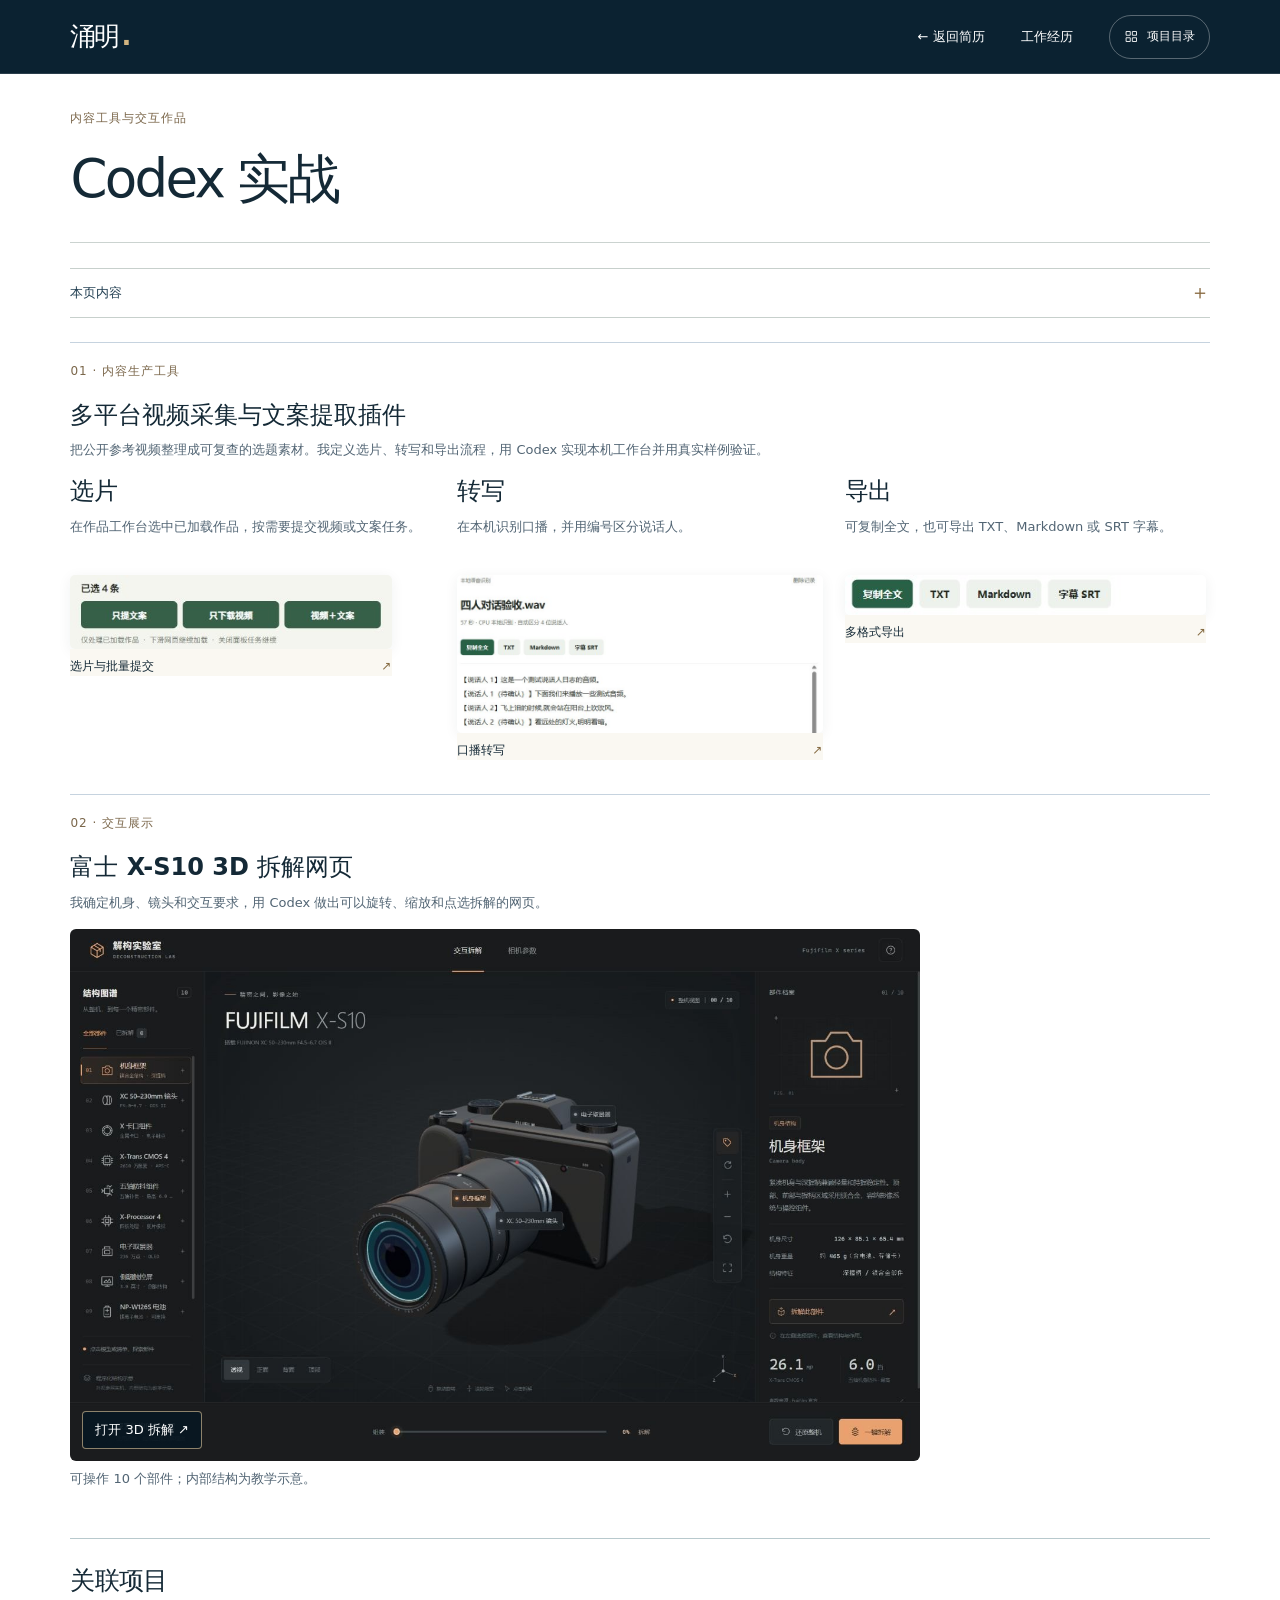
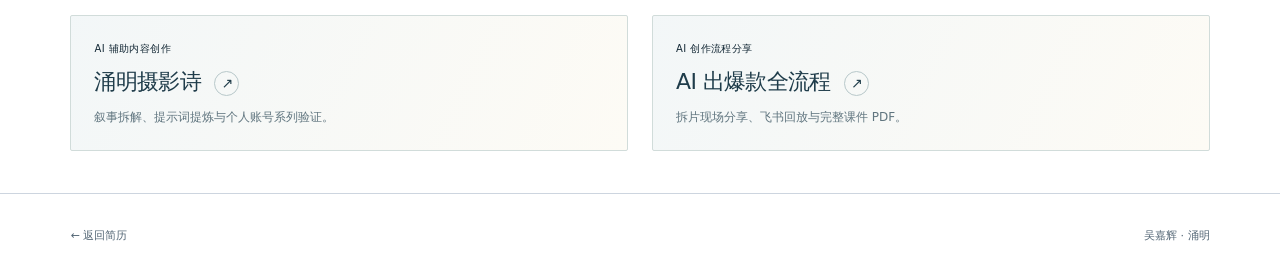
<file: projects/index.html>
<!doctype html>
<html lang="zh-CN">
<head>
  <meta charset="utf-8">
  <meta name="viewport" content="width=device-width, initial-scale=1">
  <meta name="theme-color" content="#081722">
  <title>Codex 实战｜吴嘉辉 · 涌明</title>
  <link rel="icon" href="/assets/favicon.svg" type="image/svg+xml">
  <link rel="stylesheet" href="/styles.css">
  <link rel="stylesheet" href="/cases.css">
  <link rel="stylesheet" href="/motion.css">
  <link rel="stylesheet" href="/art.css">
  <script src="/app.js" defer></script>
  <script src="/motion.js" defer></script>
</head>
<body class="detail-page">
  <a class="skip-link" href="#main">跳至正文</a>
  <header class="site-header" id="site-header">
    <a class="wordmark" href="/" aria-label="吴嘉辉 · 涌明，回到首页">涌明<span class="wordmark-dot">.</span></a>
    <nav aria-label="项目导航"><a href="/#projects">← 返回简历</a><a href="/#journey">工作经历</a><button class="project-menu-toggle" type="button" data-directory-open aria-haspopup="dialog" aria-controls="project-directory"><svg viewBox="0 0 24 24" aria-hidden="true"><path d="M4 4h6v6H4zm10 0h6v6h-6zM4 14h6v6H4zm10 0h6v6h-6z"/></svg><span>项目目录</span></button></nav>
  </header>
  <main class="case-shell section-shell" id="main"><header class="case-heading"><p class="section-kicker">内容工具与交互作品</p><h1>Codex 实战</h1></header>
  <div class="codex-grid"><article class="codex-project" id="project-collector">
    <div class="project-heading"><p class="section-kicker">01 · 内容生产工具</p><h2>多平台视频采集与文案提取插件</h2><p class="project-intro">把公开参考视频整理成可复查的选题素材。我定义选片、转写和导出流程，用 Codex 实现本机工作台并用真实样例验证。</p></div>
    <div class="tool-steps"><section class="case-panel">
    <h2>选片</h2><p>在作品工作台选中已加载作品，按需要提交视频或文案任务。</p>
    <div class="proof-grid proof-grid--pairs"><button type="button" class="media-trigger proof-tile" data-photo="assets/evidence/tool-select.jpg" style="--photo-scale:0.88;--focus-x:50%;--focus-y:50%;--focus-mobile-x:50%;--focus-mobile-y:50%" data-media="{&quot;type&quot;:&quot;image&quot;,&quot;src&quot;:&quot;/assets/evidence/tool-select.jpg&quot;,&quot;title&quot;:&quot;选片与批量提交&quot;,&quot;caption&quot;:&quot;按需要提交视频或文案任务。&quot;,&quot;alt&quot;:&quot;选片与批量提交&quot;}" aria-label="预览选片与批量提交"><span class="proof-image"><img loading="lazy" src="/assets/evidence/tool-select.jpg" alt="选片与批量提交" width="443" height="102" decoding="async"></span><span class="proof-caption">选片与批量提交<span aria-hidden="true">↗</span></span></button></div>
  </section><section class="case-panel">
    <h2>转写</h2><p>在本机识别口播，并用编号区分说话人。</p>
    <div class="proof-grid proof-grid--pairs"><button type="button" class="media-trigger proof-tile" data-photo="assets/evidence/tool-transcribe.jpg" style="--photo-scale:1;--focus-x:50%;--focus-y:50%;--focus-mobile-x:50%;--focus-mobile-y:50%" data-media="{&quot;type&quot;:&quot;image&quot;,&quot;src&quot;:&quot;/assets/evidence/tool-transcribe.jpg&quot;,&quot;title&quot;:&quot;口播转写&quot;,&quot;caption&quot;:&quot;识别口播，并区分说话人。&quot;,&quot;alt&quot;:&quot;口播转写&quot;}" aria-label="预览口播转写"><span class="proof-image"><img loading="lazy" src="/assets/evidence/tool-transcribe.jpg" alt="口播转写" width="806" height="348" decoding="async"></span><span class="proof-caption">口播转写<span aria-hidden="true">↗</span></span></button></div>
  </section><section class="case-panel">
    <h2>导出</h2><p>可复制全文，也可导出 TXT、Markdown 或 SRT 字幕。</p>
    <div class="proof-grid proof-grid--pairs"><button type="button" class="media-trigger proof-tile" data-photo="assets/evidence/tool-export.jpg" style="--photo-scale:0.99;--focus-x:50%;--focus-y:50%;--focus-mobile-x:50%;--focus-mobile-y:50%" data-media="{&quot;type&quot;:&quot;image&quot;,&quot;src&quot;:&quot;/assets/evidence/tool-export.jpg&quot;,&quot;title&quot;:&quot;多格式导出&quot;,&quot;caption&quot;:&quot;复制全文，或导出 TXT、Markdown、SRT。&quot;,&quot;alt&quot;:&quot;多格式导出&quot;}" aria-label="预览多格式导出"><span class="proof-image"><img loading="lazy" src="/assets/evidence/tool-export.jpg" alt="多格式导出" width="440" height="49" decoding="async"></span><span class="proof-caption">多格式导出<span aria-hidden="true">↗</span></span></button></div>
  </section></div>
  </article><article class="codex-project" id="project-fuji">
    <div class="project-heading"><p class="section-kicker">02 · 交互展示</p><h2>富士 X-S10 3D 拆解网页</h2><p class="project-intro">我确定机身、镜头和交互要求，用 Codex 做出可以旋转、缩放和点选拆解的网页。</p></div>
    <a class="demo-link" data-photo="assets/evidence/fuji-cover.jpg" style="--photo-scale:1;--focus-x:50%;--focus-y:50%;--focus-mobile-x:50%;--focus-mobile-y:50%" href="/demos/fuji/index.html"><img src="/assets/evidence/fuji-cover.jpg" alt="富士 X-S10 3D 拆解预览" loading="lazy" width="1440" height="900"><span>打开 3D 拆解 ↗</span></a><p class="project-note">可操作 10 个部件；内部结构为教学示意。</p>
  </article></div><nav class="related-projects" aria-label="关联项目"><h2>关联项目</h2><div class="related-projects-grid"><a href="/creator/index.html#series-analysis"><span class="related-project-label">AI 辅助内容创作</span><h3>涌明摄影诗 <span aria-hidden="true">↗</span></h3><p>叙事拆解、提示词提炼与个人账号系列验证。</p></a><a href="/cases/allin/index.html#ai-workflow"><span class="related-project-label">AI 创作流程分享</span><h3>AI 出爆款全流程 <span aria-hidden="true">↗</span></h3><p>拆片现场分享、飞书回放与完整课件 PDF。</p></a></div></nav></main>
  <footer class="site-footer section-shell"><a href="/#projects">← 返回简历</a><span>吴嘉辉 · 涌明</span></footer>
  <dialog class="media-dialog" aria-labelledby="media-title"><div class="media-toolbar"><h2 id="media-title">作品预览</h2><div class="media-actions"><button class="media-zoom" type="button" aria-pressed="false" hidden>放大</button><button class="media-close" type="button" aria-label="关闭作品预览"><svg viewBox="0 0 24 24" aria-hidden="true"><path d="m6 6 12 12M18 6 6 18"/></svg></button></div></div><div class="media-body"></div><p class="media-caption"></p></dialog>

  <dialog class="project-directory" id="project-directory" aria-labelledby="directory-title"><div class="directory-inner"><header class="directory-heading"><div><p>吴嘉辉 · 涌明</p><h2 id="directory-title">项目目录</h2></div><button type="button" data-directory-close aria-label="关闭项目目录"><svg viewBox="0 0 24 24" aria-hidden="true"><path d="m6 6 12 12M18 6 6 18"/></svg></button></header><nav class="directory-list" aria-label="项目索引"><a href="/cases/boshang/index.html"><span class="directory-number">01</span><div><h3>零粉冷起号10w粉</h3><p>家庭教育知识 IP · 2024 年 10 月涨粉 10 万</p></div><span class="directory-arrow" aria-hidden="true">↗</span></a><a href="/cases/allin/index.html"><span class="directory-number">02</span><div><h3>薛辉职业技术学校</h3><p>Allin 学习工具 · 拆片会七期连冠</p></div><span class="directory-arrow" aria-hidden="true">↗</span></a><a href="/creator/index.html"><span class="directory-number">03</span><div><h3>涌明摄影诗</h3><p>系列内容 · 代表作 308.9 万播放</p></div><span class="directory-arrow" aria-hidden="true">↗</span></a><a href="/projects/index.html" aria-current="page"><span class="directory-number">04</span><div><h3>Codex 实战</h3><p>素材采集转写 · 富士相机 3D 展示</p></div><span class="directory-arrow" aria-hidden="true">↗</span></a><a href="/cases/stage/index.html"><span class="directory-number">05</span><div><h3>《伟大征程》</h3><p>星海音乐学院 · 舞台与表达</p></div><span class="directory-arrow" aria-hidden="true">↗</span></a></nav></div></dialog>
</body>
</html>
</file>
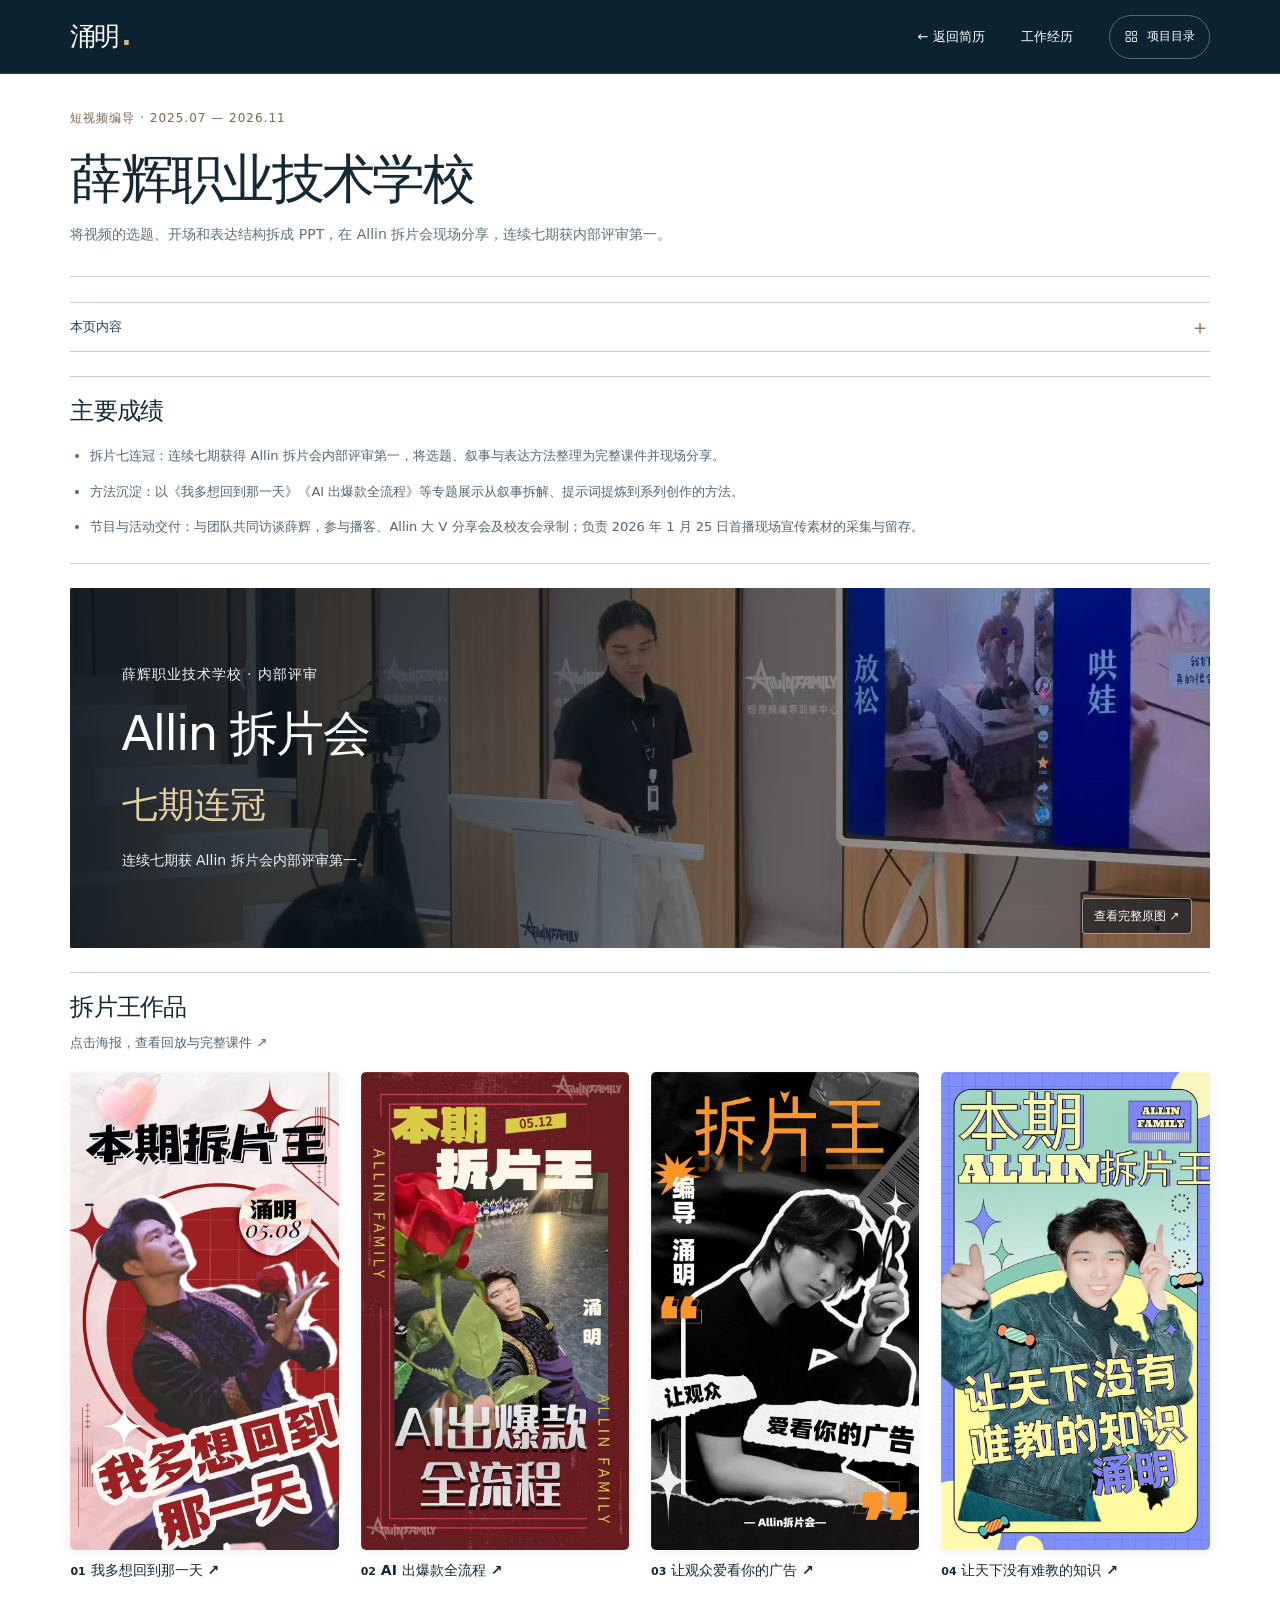
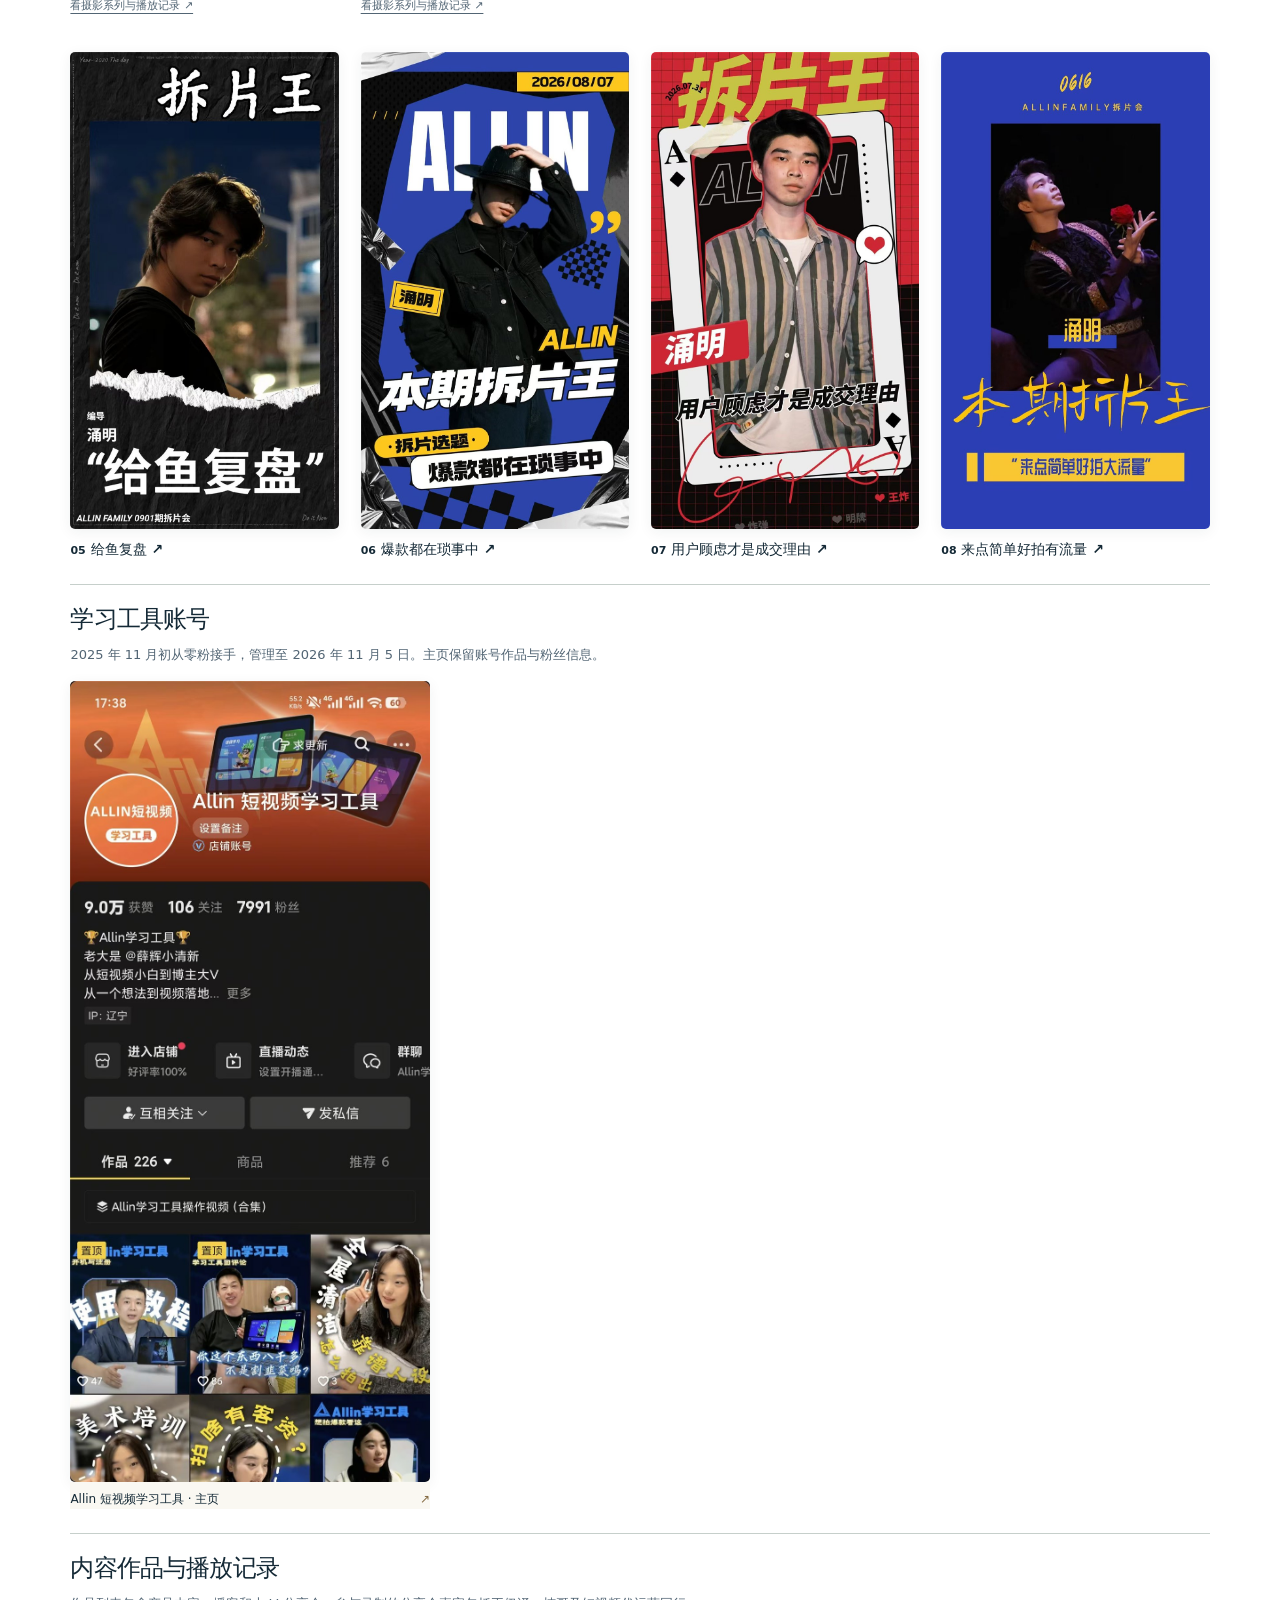
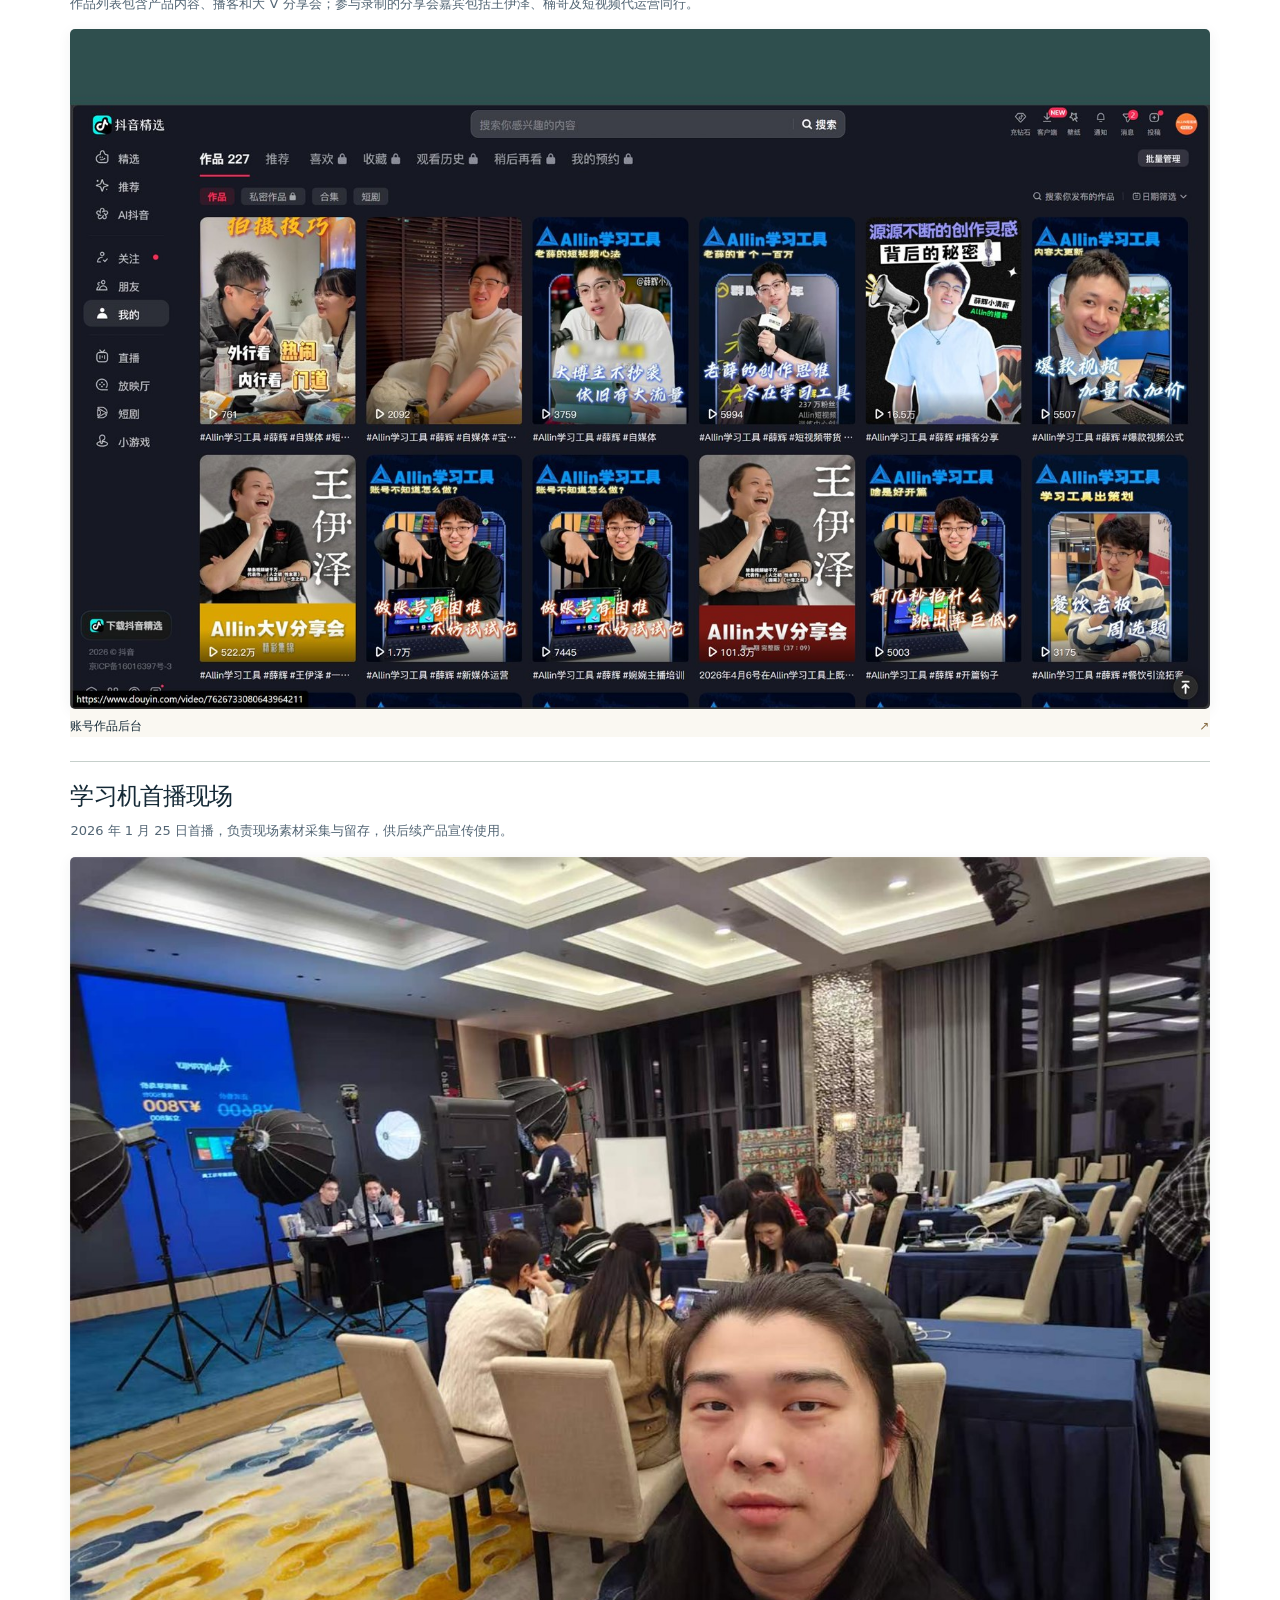
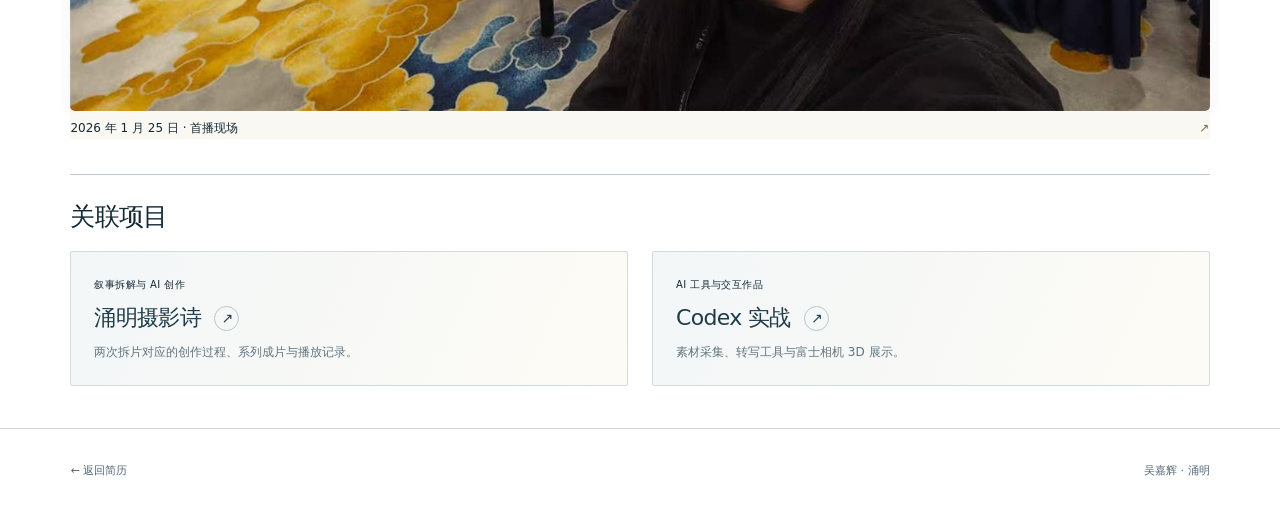
<file: cases/allin/index.html>
<!doctype html>
<html lang="zh-CN">
<head>
  <meta charset="utf-8">
  <meta name="viewport" content="width=device-width, initial-scale=1">
  <meta name="theme-color" content="#081722">
  <title>薛辉职业技术学校｜吴嘉辉 · 涌明</title>
  <link rel="icon" href="/assets/favicon.svg" type="image/svg+xml">
  <link rel="stylesheet" href="/styles.css">
  <link rel="stylesheet" href="/cases.css">
  <link rel="stylesheet" href="/motion.css">
  <link rel="stylesheet" href="/art.css">
  <script src="/app.js" defer></script>
  <script src="/motion.js" defer></script>
</head>
<body class="detail-page">
  <a class="skip-link" href="#main">跳至正文</a>
  <header class="site-header" id="site-header">
    <a class="wordmark" href="/" aria-label="吴嘉辉 · 涌明，回到首页">涌明<span class="wordmark-dot">.</span></a>
    <nav aria-label="项目导航"><a href="/#knowledge-content">← 返回简历</a><a href="/#journey">工作经历</a><button class="project-menu-toggle" type="button" data-directory-open aria-haspopup="dialog" aria-controls="project-directory"><svg viewBox="0 0 24 24" aria-hidden="true"><path d="M4 4h6v6H4zm10 0h6v6h-6zM4 14h6v6H4zm10 0h6v6h-6z"/></svg><span>项目目录</span></button></nav>
  </header>
  <main class="case-shell section-shell" id="main"><header class="case-heading">
  
  <div><p class="section-kicker">短视频编导 · 2025.07 — 2026.11</p><h1>薛辉职业技术学校</h1><p>将视频的选题、开场和表达结构拆成 PPT，在 Allin 拆片会现场分享，连续七期获内部评审第一。</p></div>
</header><section class="case-panel"><h2>主要成绩</h2><ul><li><strong>拆片七连冠：</strong>连续七期获得 Allin 拆片会内部评审第一，将选题、叙事与表达方法整理为完整课件并现场分享。</li><li><strong>方法沉淀：</strong>以《我多想回到那一天》《AI 出爆款全流程》等专题展示从叙事拆解、提示词提炼到系列创作的方法。</li><li><strong>节目与活动交付：</strong>与团队共同访谈薛辉，参与播客、Allin 大 V 分享会及校友会录制；负责 2026 年 1 月 25 日首播现场宣传素材的采集与留存。</li></ul></section><section class="case-panel school-section" id="content-review">
      <div class="image-backdrop review-backdrop" data-photo="assets/full/allin-review.jpg" data-photo-mode="background" style="--photo-scale:1;--focus-x:50%;--focus-y:42%;--focus-mobile-x:48%;--focus-mobile-y:34%"><img class="backdrop-image" src="/assets/full/allin-review.jpg" alt="Allin 拆片会现场" width="1440" height="960" loading="lazy"><div class="backdrop-copy"><p class="section-kicker">薛辉职业技术学校 · 内部评审</p><h2>Allin 拆片会</h2><p class="backdrop-achievement">七期连冠</p><p>连续七期获 Allin 拆片会内部评审第一。</p></div><button type="button" class="media-trigger full-image-link" data-media="{&quot;type&quot;:&quot;image&quot;,&quot;src&quot;:&quot;/assets/full/allin-review.jpg&quot;,&quot;title&quot;:&quot;Allin 拆片会现场&quot;,&quot;caption&quot;:&quot;在薛辉职业技术学校现场讲解短视频拆解。&quot;,&quot;alt&quot;:&quot;Allin 拆片会现场&quot;,&quot;presentation&quot;:&quot;background&quot;}">查看完整原图 ↗</button></div>
      <section class="case-panel" aria-labelledby="recording-title">
    <h2 id="recording-title">拆片王作品</h2><p class="interaction-hint">点击海报，查看回放与完整课件 ↗</p>
    <ol class="recording-grid"><li class="recording" id="interstellar">
      <button type="button" class="recording-open proof-tile" data-photo="assets/full/allin-award-0508.jpg" style="--photo-scale:1;--focus-x:50%;--focus-y:50%;--focus-mobile-x:50%;--focus-mobile-y:50%" data-recording="{&quot;title&quot;:&quot;我多想回到那一天&quot;,&quot;poster&quot;:&quot;/assets/full/allin-award-0508.jpg&quot;,&quot;pdf&quot;:&quot;/assets/pdfs/interstellar.pdf&quot;,&quot;href&quot;:&quot;https://dcnyyj2z7eyh.feishu.cn/minutes/obcn3q2f3n688w7j87n6oik8&quot;}" aria-label="我多想回到那一天：查看回放与完整课件"><span class="proof-image"><img src="/assets/full/allin-award-0508.jpg" alt="我多想回到那一天" width="821" height="1460" loading="lazy" decoding="async"></span><span class="recording-caption"><span class="recording-index">01</span> 我多想回到那一天 <span aria-hidden="true">↗</span></span></button>
      <a class="recording-connection" href="/creator/index.html#series-work">看摄影系列与播放记录 ↗</a>
    </li><li class="recording" id="ai-workflow">
      <button type="button" class="recording-open proof-tile" data-photo="assets/full/allin-award-0512.jpg" style="--photo-scale:1;--focus-x:50%;--focus-y:50%;--focus-mobile-x:50%;--focus-mobile-y:50%" data-recording="{&quot;title&quot;:&quot;AI 出爆款全流程&quot;,&quot;poster&quot;:&quot;/assets/full/allin-award-0512.jpg&quot;,&quot;pdf&quot;:&quot;/assets/pdfs/ai-workflow.pdf&quot;,&quot;href&quot;:&quot;https://dcnyyj2z7eyh.feishu.cn/minutes/obcn3qez468847c8j41h24sp&quot;}" aria-label="AI 出爆款全流程：查看回放与完整课件"><span class="proof-image"><img src="/assets/full/allin-award-0512.jpg" alt="AI 出爆款全流程" width="821" height="1460" loading="lazy" decoding="async"></span><span class="recording-caption"><span class="recording-index">02</span> AI 出爆款全流程 <span aria-hidden="true">↗</span></span></button>
      <a class="recording-connection" href="/creator/index.html#series-work">看摄影系列与播放记录 ↗</a>
    </li><li class="recording" id="ad">
      <button type="button" class="recording-open proof-tile" data-photo="assets/full/allin-award-ad.jpg" style="--photo-scale:1;--focus-x:50%;--focus-y:50%;--focus-mobile-x:50%;--focus-mobile-y:50%" data-recording="{&quot;title&quot;:&quot;让观众爱看你的广告&quot;,&quot;poster&quot;:&quot;/assets/full/allin-award-ad.jpg&quot;,&quot;pdf&quot;:&quot;/assets/pdfs/ad.pdf&quot;,&quot;href&quot;:&quot;https://dcnyyj2z7eyh.feishu.cn/minutes/obcn3p3428lfb6c697b2n55x&quot;}" aria-label="让观众爱看你的广告：查看回放与完整课件"><span class="proof-image"><img src="/assets/full/allin-award-ad.jpg" alt="让观众爱看你的广告" width="821" height="1460" loading="lazy" decoding="async"></span><span class="recording-caption"><span class="recording-index">03</span> 让观众爱看你的广告 <span aria-hidden="true">↗</span></span></button>
      
    </li><li class="recording" id="explain">
      <button type="button" class="recording-open proof-tile" data-photo="assets/full/allin-award-explain.jpg" style="--photo-scale:1;--focus-x:50%;--focus-y:50%;--focus-mobile-x:50%;--focus-mobile-y:50%" data-recording="{&quot;title&quot;:&quot;让天下没有难教的知识&quot;,&quot;poster&quot;:&quot;/assets/full/allin-award-explain.jpg&quot;,&quot;pdf&quot;:&quot;/assets/pdfs/explain.pdf&quot;,&quot;href&quot;:&quot;https://dcnyyj2z7eyh.feishu.cn/minutes/obcn3q441uei8549tg2u9715&quot;}" aria-label="让天下没有难教的知识：查看回放与完整课件"><span class="proof-image"><img src="/assets/full/allin-award-explain.jpg" alt="让天下没有难教的知识" width="821" height="1460" loading="lazy" decoding="async"></span><span class="recording-caption"><span class="recording-index">04</span> 让天下没有难教的知识 <span aria-hidden="true">↗</span></span></button>
      
    </li><li class="recording" id="fish">
      <button type="button" class="recording-open proof-tile" data-photo="assets/full/allin-fish.jpg" style="--photo-scale:1;--focus-x:50%;--focus-y:50%;--focus-mobile-x:50%;--focus-mobile-y:50%" data-recording="{&quot;title&quot;:&quot;给鱼复盘&quot;,&quot;poster&quot;:&quot;/assets/full/allin-fish.jpg&quot;,&quot;pdf&quot;:&quot;/assets/pdfs/fish.pdf&quot;,&quot;href&quot;:&quot;https://dcnyyj2z7eyh.feishu.cn/minutes/obcna8b82hbyurbalwh13p58&quot;}" aria-label="给鱼复盘：查看回放与完整课件"><span class="proof-image"><img src="/assets/full/allin-fish.jpg" alt="给鱼复盘" width="821" height="1460" loading="lazy" decoding="async"></span><span class="recording-caption"><span class="recording-index">05</span> 给鱼复盘 <span aria-hidden="true">↗</span></span></button>
      
    </li><li class="recording" id="details">
      <button type="button" class="recording-open proof-tile" data-photo="assets/full/allin-award-0807.jpg" style="--photo-scale:1;--focus-x:50%;--focus-y:50%;--focus-mobile-x:50%;--focus-mobile-y:50%" data-recording="{&quot;title&quot;:&quot;爆款都在琐事中&quot;,&quot;poster&quot;:&quot;/assets/full/allin-award-0807.jpg&quot;,&quot;pdf&quot;:&quot;/assets/pdfs/details.pdf&quot;,&quot;href&quot;:&quot;https://dcnyyj2z7eyh.feishu.cn/minutes/obcnbdri19zrlfcym2y6ny1c&quot;}" aria-label="爆款都在琐事中：查看回放与完整课件"><span class="proof-image"><img src="/assets/full/allin-award-0807.jpg" alt="爆款都在琐事中" width="821" height="1460" loading="lazy" decoding="async"></span><span class="recording-caption"><span class="recording-index">06</span> 爆款都在琐事中 <span aria-hidden="true">↗</span></span></button>
      
    </li><li class="recording" id="objections">
      <button type="button" class="recording-open proof-tile" data-photo="assets/full/allin-award-0731.jpg" style="--photo-scale:1;--focus-x:50%;--focus-y:50%;--focus-mobile-x:50%;--focus-mobile-y:50%" data-recording="{&quot;title&quot;:&quot;用户顾虑才是成交理由&quot;,&quot;poster&quot;:&quot;/assets/full/allin-award-0731.jpg&quot;,&quot;pdf&quot;:&quot;/assets/pdfs/objections.pdf&quot;,&quot;href&quot;:&quot;https://dcnyyj2z7eyh.feishu.cn/minutes/obcn9te37l3pb1ng1at2anwl&quot;}" aria-label="用户顾虑才是成交理由：查看回放与完整课件"><span class="proof-image"><img src="/assets/full/allin-award-0731.jpg" alt="用户顾虑才是成交理由" width="821" height="1460" loading="lazy" decoding="async"></span><span class="recording-caption"><span class="recording-index">07</span> 用户顾虑才是成交理由 <span aria-hidden="true">↗</span></span></button>
      
    </li><li class="recording" id="simple">
      <button type="button" class="recording-open proof-tile" data-photo="assets/full/allin-award-0616.jpg" style="--photo-scale:1;--focus-x:50%;--focus-y:50%;--focus-mobile-x:50%;--focus-mobile-y:50%" data-recording="{&quot;title&quot;:&quot;来点简单好拍有流量&quot;,&quot;poster&quot;:&quot;/assets/full/allin-award-0616.jpg&quot;,&quot;pdf&quot;:&quot;/assets/pdfs/simple.pdf&quot;,&quot;href&quot;:&quot;https://dcnyyj2z7eyh.feishu.cn/minutes/obcn3p662fl9vs163ssuhj4d&quot;}" aria-label="来点简单好拍有流量：查看回放与完整课件"><span class="proof-image"><img src="/assets/full/allin-award-0616.jpg" alt="来点简单好拍大流量" width="821" height="1460" loading="lazy" decoding="async"></span><span class="recording-caption"><span class="recording-index">08</span> 来点简单好拍有流量 <span aria-hidden="true">↗</span></span></button>
      
    </li></ol>
    
  </section>
      
    </section><section class="case-panel">
    <h2>学习工具账号</h2><p>2025 年 11 月初从零粉接手，管理至 2026 年 11 月 5 日。主页保留账号作品与粉丝信息。</p>
    <div class="proof-grid proof-grid--phone"><button type="button" class="media-trigger proof-tile" data-photo="assets/full/allin-profile.jpg" style="--photo-scale:1;--focus-x:50%;--focus-y:50%;--focus-mobile-x:50%;--focus-mobile-y:50%" data-media="{&quot;type&quot;:&quot;image&quot;,&quot;src&quot;:&quot;/assets/full/allin-profile.jpg&quot;,&quot;title&quot;:&quot;Allin 短视频学习工具 · 主页&quot;,&quot;caption&quot;:&quot;Allin 学习工具账号主页。&quot;,&quot;alt&quot;:&quot;Allin 短视频学习工具 · 主页&quot;}" aria-label="预览Allin 短视频学习工具 · 主页"><span class="proof-image"><img loading="lazy" src="/assets/full/allin-profile.jpg" alt="Allin 短视频学习工具 · 主页" width="809" height="1800" decoding="async"></span><span class="proof-caption">Allin 短视频学习工具 · 主页<span aria-hidden="true">↗</span></span></button></div>
  </section><section class="case-panel">
    <h2>内容作品与播放记录</h2><p>作品列表包含产品内容、播客和大 V 分享会；参与录制的分享会嘉宾包括王伊泽、楠哥及短视频代运营同行。</p>
    <div class="proof-grid proof-grid--full"><button type="button" class="media-trigger proof-tile" data-photo="assets/full/allin-works.jpg" style="--photo-scale:1;--focus-x:50%;--focus-y:50%;--focus-mobile-x:50%;--focus-mobile-y:50%" data-media="{&quot;type&quot;:&quot;image&quot;,&quot;src&quot;:&quot;/assets/full/allin-works.jpg&quot;,&quot;title&quot;:&quot;账号作品后台&quot;,&quot;caption&quot;:&quot;截图展示账号作品列表。&quot;,&quot;alt&quot;:&quot;账号作品后台&quot;}" aria-label="预览账号作品后台"><span class="proof-image"><img loading="lazy" src="/assets/full/allin-works.jpg" alt="账号作品后台" width="1650" height="985" decoding="async"></span><span class="proof-caption">账号作品后台<span aria-hidden="true">↗</span></span></button></div>
  </section><section class="case-panel">
    <h2>学习机首播现场</h2><p>2026 年 1 月 25 日首播，负责现场素材采集与留存，供后续产品宣传使用。</p>
    <div class="proof-grid proof-grid--full"><button type="button" class="media-trigger proof-tile" data-photo="assets/full/allin-live.jpg" style="--photo-scale:1;--focus-x:50%;--focus-y:50%;--focus-mobile-x:50%;--focus-mobile-y:50%" data-media="{&quot;type&quot;:&quot;image&quot;,&quot;src&quot;:&quot;/assets/full/allin-live.jpg&quot;,&quot;title&quot;:&quot;2026 年 1 月 25 日 · 首播现场&quot;,&quot;caption&quot;:&quot;负责现场素材采集与留存。&quot;,&quot;alt&quot;:&quot;2026 年 1 月 25 日 · 首播现场&quot;}" aria-label="预览2026 年 1 月 25 日 · 首播现场"><span class="proof-image"><img loading="lazy" src="/assets/full/allin-live.jpg" alt="2026 年 1 月 25 日 · 首播现场" width="1500" height="1125" decoding="async"></span><span class="proof-caption">2026 年 1 月 25 日 · 首播现场<span aria-hidden="true">↗</span></span></button></div>
  </section><nav class="related-projects" aria-label="关联项目"><h2>关联项目</h2><div class="related-projects-grid"><a href="/creator/index.html#series-analysis"><span class="related-project-label">叙事拆解与 AI 创作</span><h3>涌明摄影诗 <span aria-hidden="true">↗</span></h3><p>两次拆片对应的创作过程、系列成片与播放记录。</p></a><a href="/projects/index.html"><span class="related-project-label">AI 工具与交互作品</span><h3>Codex 实战 <span aria-hidden="true">↗</span></h3><p>素材采集、转写工具与富士相机 3D 展示。</p></a></div></nav></main>
  <footer class="site-footer section-shell"><a href="/#knowledge-content">← 返回简历</a><span>吴嘉辉 · 涌明</span></footer>
  <dialog class="media-dialog" aria-labelledby="media-title"><div class="media-toolbar"><h2 id="media-title">作品预览</h2><div class="media-actions"><button class="media-zoom" type="button" aria-pressed="false" hidden>放大</button><button class="media-close" type="button" aria-label="关闭作品预览"><svg viewBox="0 0 24 24" aria-hidden="true"><path d="m6 6 12 12M18 6 6 18"/></svg></button></div></div><div class="media-body"></div><p class="media-caption"></p></dialog>

  <dialog class="project-directory" id="project-directory" aria-labelledby="directory-title"><div class="directory-inner"><header class="directory-heading"><div><p>吴嘉辉 · 涌明</p><h2 id="directory-title">项目目录</h2></div><button type="button" data-directory-close aria-label="关闭项目目录"><svg viewBox="0 0 24 24" aria-hidden="true"><path d="m6 6 12 12M18 6 6 18"/></svg></button></header><nav class="directory-list" aria-label="项目索引"><a href="/cases/boshang/index.html"><span class="directory-number">01</span><div><h3>零粉冷起号10w粉</h3><p>家庭教育知识 IP · 2024 年 10 月涨粉 10 万</p></div><span class="directory-arrow" aria-hidden="true">↗</span></a><a href="/cases/allin/index.html" aria-current="page"><span class="directory-number">02</span><div><h3>薛辉职业技术学校</h3><p>Allin 学习工具 · 拆片会七期连冠</p></div><span class="directory-arrow" aria-hidden="true">↗</span></a><a href="/creator/index.html"><span class="directory-number">03</span><div><h3>涌明摄影诗</h3><p>系列内容 · 代表作 308.9 万播放</p></div><span class="directory-arrow" aria-hidden="true">↗</span></a><a href="/projects/index.html"><span class="directory-number">04</span><div><h3>Codex 实战</h3><p>素材采集转写 · 富士相机 3D 展示</p></div><span class="directory-arrow" aria-hidden="true">↗</span></a><a href="/cases/stage/index.html"><span class="directory-number">05</span><div><h3>《伟大征程》</h3><p>星海音乐学院 · 舞台与表达</p></div><span class="directory-arrow" aria-hidden="true">↗</span></a></nav></div></dialog>
</body>
</html>
</file>
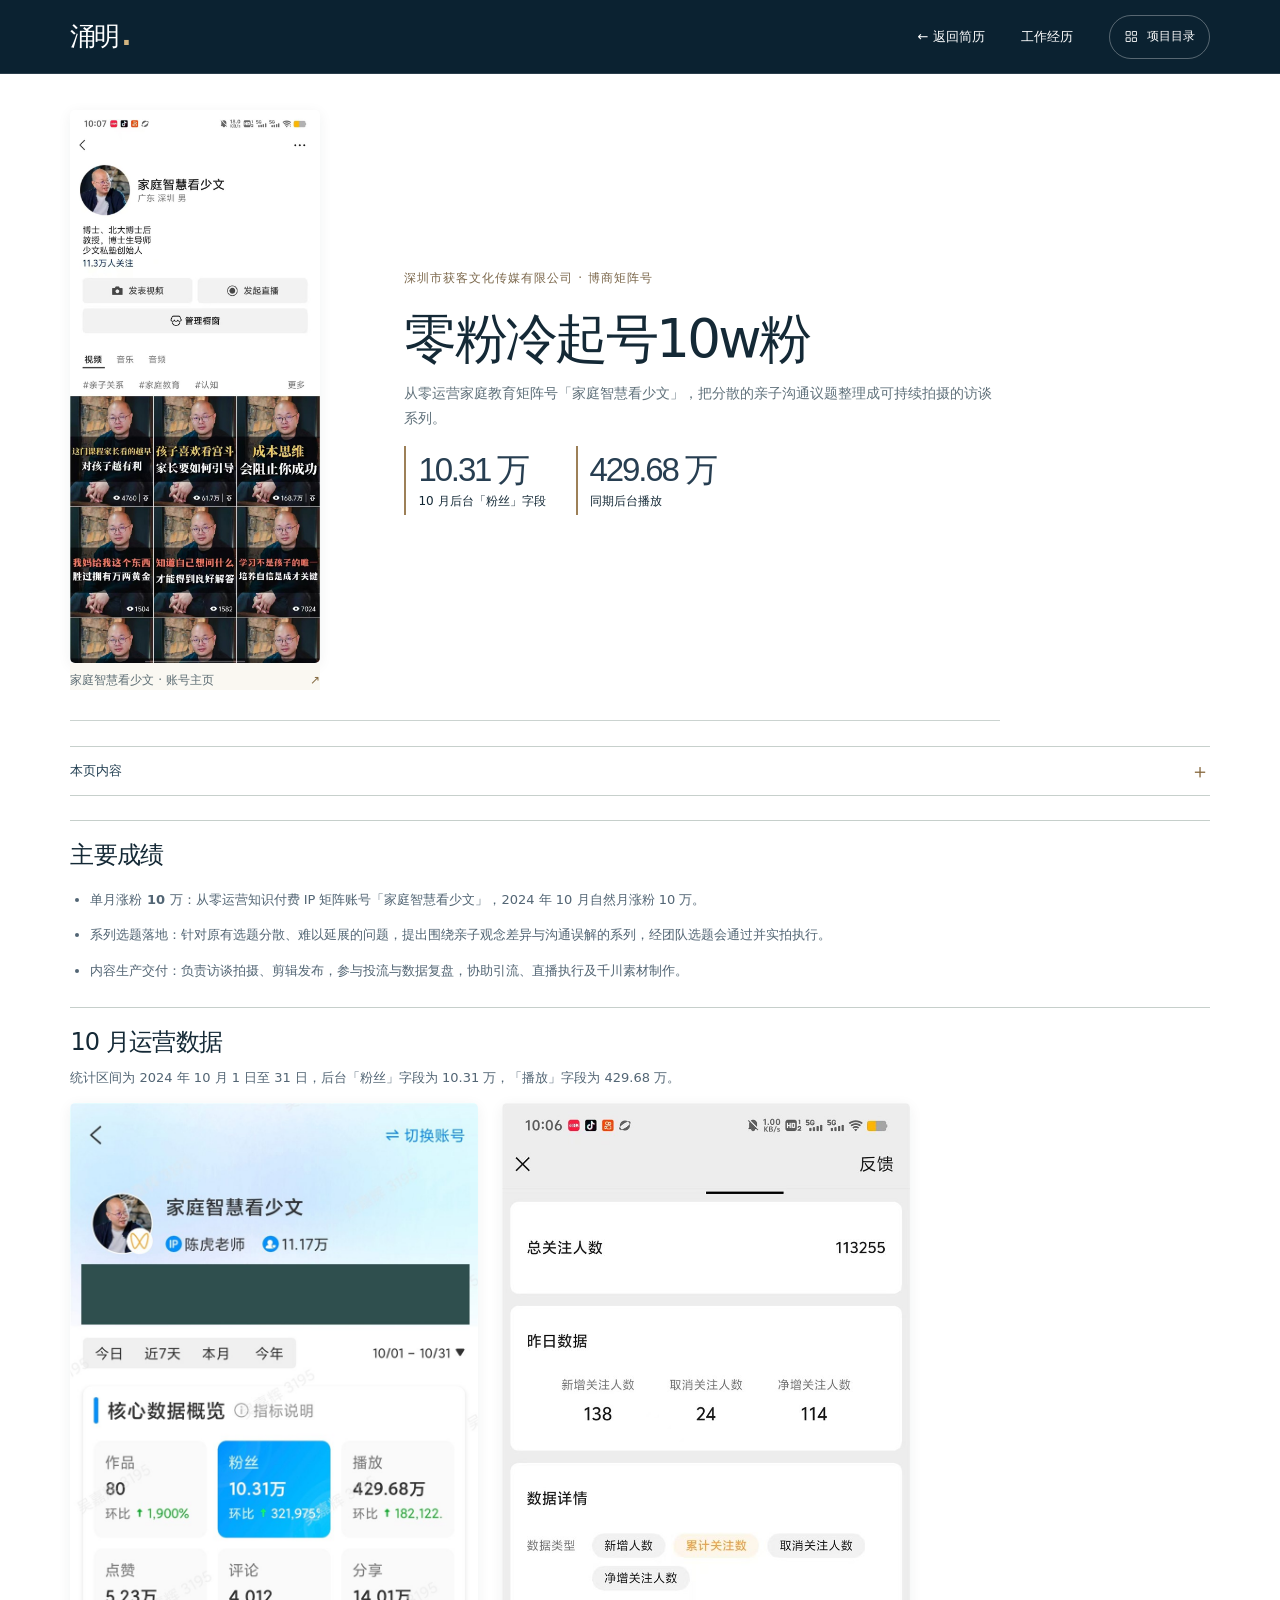
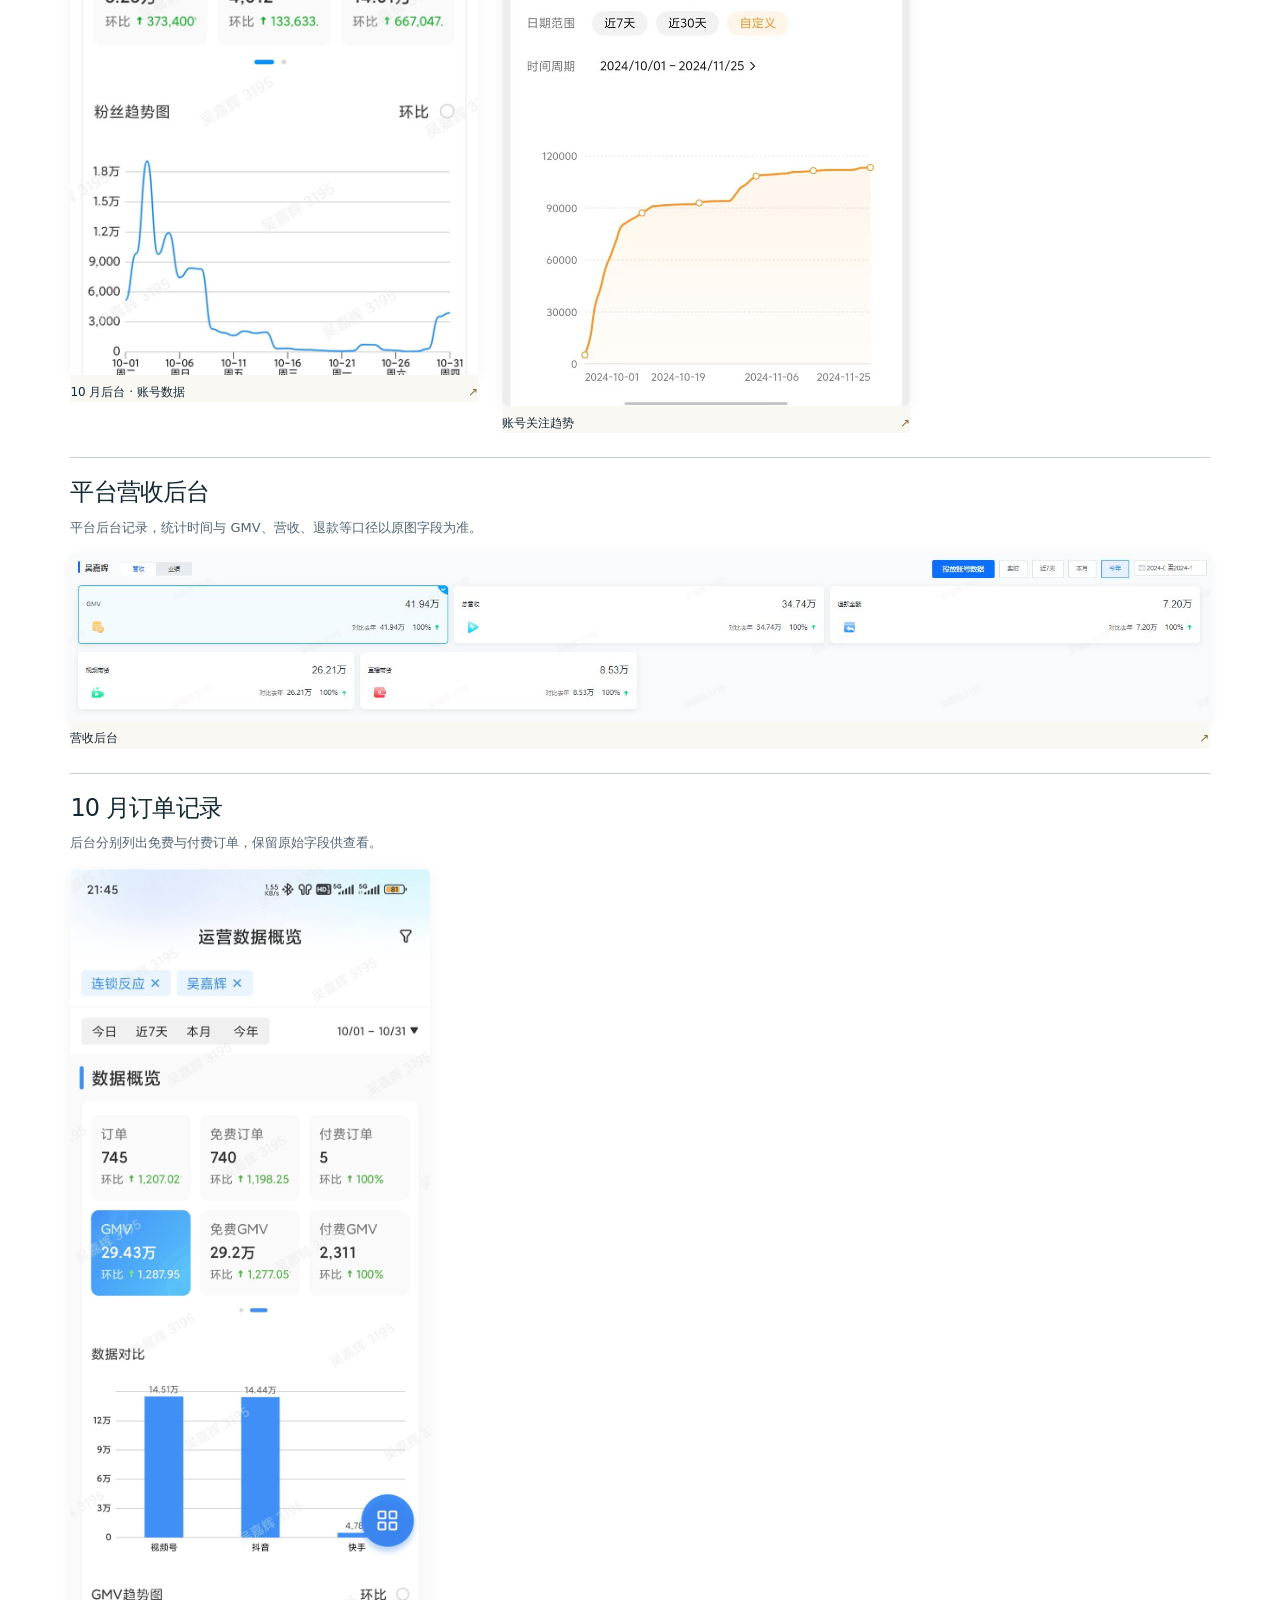
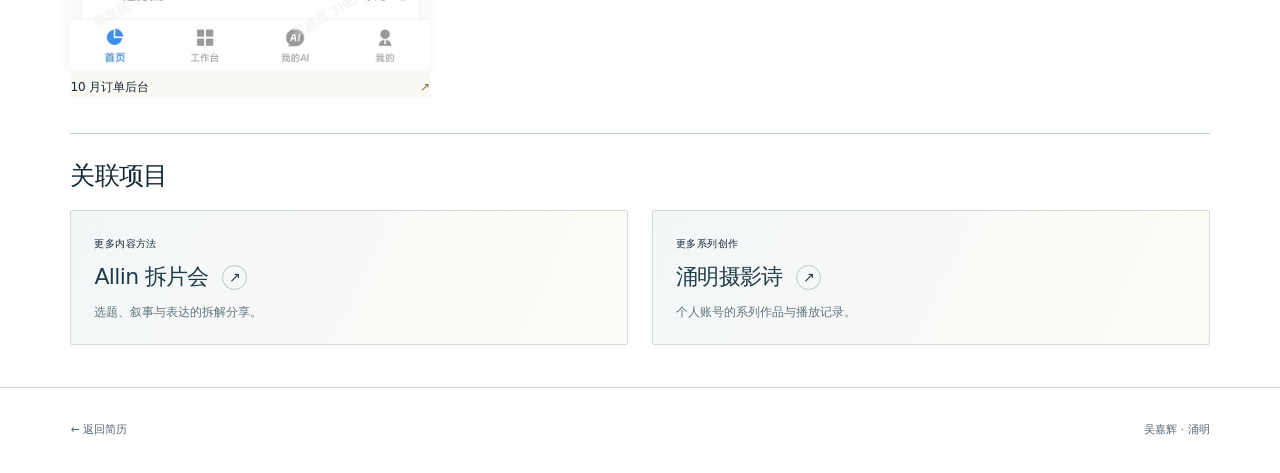
<file: cases/boshang/index.html>
<!doctype html>
<html lang="zh-CN">
<head>
  <meta charset="utf-8">
  <meta name="viewport" content="width=device-width, initial-scale=1">
  <meta name="theme-color" content="#081722">
  <title>零粉冷起号10w粉｜吴嘉辉 · 涌明</title>
  <link rel="icon" href="/assets/favicon.svg" type="image/svg+xml">
  <link rel="stylesheet" href="/styles.css">
  <link rel="stylesheet" href="/cases.css">
  <link rel="stylesheet" href="/motion.css">
  <link rel="stylesheet" href="/art.css">
  <script src="/app.js" defer></script>
  <script src="/motion.js" defer></script>
</head>
<body class="detail-page">
  <a class="skip-link" href="#main">跳至正文</a>
  <header class="site-header" id="site-header">
    <a class="wordmark" href="/" aria-label="吴嘉辉 · 涌明，回到首页">涌明<span class="wordmark-dot">.</span></a>
    <nav aria-label="项目导航"><a href="/#shenzhen-growth">← 返回简历</a><a href="/#journey">工作经历</a><button class="project-menu-toggle" type="button" data-directory-open aria-haspopup="dialog" aria-controls="project-directory"><svg viewBox="0 0 24 24" aria-hidden="true"><path d="M4 4h6v6H4zm10 0h6v6h-6zM4 14h6v6H4zm10 0h6v6h-6z"/></svg><span>项目目录</span></button></nav>
  </header>
  <main class="case-shell section-shell" id="main"><header class="case-heading case-heading--with-cover case-heading--portrait">
  <div class="case-cover"><button type="button" class="media-trigger proof-tile" data-photo="assets/full/boshang-profile.jpg" style="--photo-scale:1;--focus-x:50%;--focus-y:50%;--focus-mobile-x:50%;--focus-mobile-y:50%" data-media="{&quot;type&quot;:&quot;image&quot;,&quot;src&quot;:&quot;/assets/full/boshang-profile.jpg&quot;,&quot;title&quot;:&quot;家庭智慧看少文 · 账号主页&quot;,&quot;caption&quot;:&quot;主页显示截图时点关注量。&quot;,&quot;alt&quot;:&quot;家庭智慧看少文 · 账号主页&quot;,&quot;layout&quot;:&quot;portrait&quot;}" aria-label="预览家庭智慧看少文 · 账号主页"><span class="proof-image"><img loading="lazy" src="/assets/full/boshang-profile.jpg" alt="家庭智慧看少文 · 账号主页" width="859" height="1900" decoding="async"></span><span class="proof-caption">家庭智慧看少文 · 账号主页<span aria-hidden="true">↗</span></span></button></div>
  <div><p class="section-kicker">深圳市获客文化传媒有限公司 · 博商矩阵号</p><h1>零粉冷起号10w粉</h1><p>从零运营家庭教育矩阵号「家庭智慧看少文」，把分散的亲子沟通议题整理成可持续拍摄的访谈系列。</p><div class="case-stats"><p><strong>10.31 万</strong>10 月后台「粉丝」字段</p><p><strong>429.68 万</strong>同期后台播放</p></div></div>
</header><section class="case-panel"><h2>主要成绩</h2><ul><li><strong>单月涨粉 10 万：</strong>从零运营知识付费 IP 矩阵账号「家庭智慧看少文」，2024 年 10 月自然月涨粉 10 万。</li><li><strong>系列选题落地：</strong>针对原有选题分散、难以延展的问题，提出围绕亲子观念差异与沟通误解的系列，经团队选题会通过并实拍执行。</li><li><strong>内容生产交付：</strong>负责访谈拍摄、剪辑发布，参与投流与数据复盘，协助引流、直播执行及千川素材制作。</li></ul></section><section class="case-panel">
    <h2>10 月运营数据</h2><p>统计区间为 2024 年 10 月 1 日至 31 日，后台「粉丝」字段为 10.31 万，「播放」字段为 429.68 万。</p>
    <div class="proof-grid proof-grid--phones"><button type="button" class="media-trigger proof-tile" data-photo="assets/full/boshang-backend.jpg" style="--photo-scale:1;--focus-x:50%;--focus-y:50%;--focus-mobile-x:50%;--focus-mobile-y:50%" data-media="{&quot;type&quot;:&quot;image&quot;,&quot;src&quot;:&quot;/assets/full/boshang-backend.jpg&quot;,&quot;title&quot;:&quot;10 月后台 · 账号数据&quot;,&quot;caption&quot;:&quot;统计区间 10/01—10/31，后台原字段为「粉丝」。&quot;,&quot;alt&quot;:&quot;10 月后台 · 账号数据&quot;}" aria-label="预览10 月后台 · 账号数据"><span class="proof-image"><img loading="lazy" src="/assets/full/boshang-backend.jpg" alt="10 月后台 · 账号数据" width="866" height="1850" decoding="async"></span><span class="proof-caption">10 月后台 · 账号数据<span aria-hidden="true">↗</span></span></button><button type="button" class="media-trigger proof-tile" data-photo="assets/full/boshang-trend.jpg" style="--photo-scale:1;--focus-x:50%;--focus-y:50%;--focus-mobile-x:50%;--focus-mobile-y:50%" data-media="{&quot;type&quot;:&quot;image&quot;,&quot;src&quot;:&quot;/assets/full/boshang-trend.jpg&quot;,&quot;title&quot;:&quot;账号关注趋势&quot;,&quot;caption&quot;:&quot;截图展示 2024 年 10 月 1 日至 11 月 25 日累计关注数。&quot;,&quot;alt&quot;:&quot;账号关注趋势&quot;}" aria-label="预览账号关注趋势"><span class="proof-image"><img loading="lazy" src="/assets/full/boshang-trend.jpg" alt="账号关注趋势" width="791" height="1750" decoding="async"></span><span class="proof-caption">账号关注趋势<span aria-hidden="true">↗</span></span></button></div>
  </section><section class="case-panel">
    <h2>平台营收后台</h2><p>平台后台记录，统计时间与 GMV、营收、退款等口径以原图字段为准。</p>
    <div class="proof-grid proof-grid--full"><button type="button" class="media-trigger proof-tile" data-photo="assets/full/boshang-revenue.jpg" style="--photo-scale:1;--focus-x:50%;--focus-y:50%;--focus-mobile-x:50%;--focus-mobile-y:50%" data-media="{&quot;type&quot;:&quot;image&quot;,&quot;src&quot;:&quot;/assets/full/boshang-revenue.jpg&quot;,&quot;title&quot;:&quot;营收后台&quot;,&quot;caption&quot;:&quot;GMV、营收、退款和带货分类见后台字段。&quot;,&quot;alt&quot;:&quot;营收后台&quot;}" aria-label="预览营收后台"><span class="proof-image"><img loading="lazy" src="/assets/full/boshang-revenue.jpg" alt="营收后台" width="1736" height="256" decoding="async"></span><span class="proof-caption">营收后台<span aria-hidden="true">↗</span></span></button></div>
  </section><section class="case-panel">
    <h2>10 月订单记录</h2><p>后台分别列出免费与付费订单，保留原始字段供查看。</p>
    <div class="proof-grid proof-grid--phone"><button type="button" class="media-trigger proof-tile" data-photo="assets/full/boshang-orders.jpg" style="--photo-scale:1;--focus-x:50%;--focus-y:50%;--focus-mobile-x:50%;--focus-mobile-y:50%" data-media="{&quot;type&quot;:&quot;image&quot;,&quot;src&quot;:&quot;/assets/full/boshang-orders.jpg&quot;,&quot;title&quot;:&quot;10 月订单后台&quot;,&quot;caption&quot;:&quot;截图含免费与付费订单、GMV 和渠道统计。&quot;,&quot;alt&quot;:&quot;10 月订单后台&quot;}" aria-label="预览10 月订单后台"><span class="proof-image"><img loading="lazy" src="/assets/full/boshang-orders.jpg" alt="10 月订单后台" width="831" height="1850" decoding="async"></span><span class="proof-caption">10 月订单后台<span aria-hidden="true">↗</span></span></button></div>
  </section><nav class="related-projects" aria-label="关联项目"><h2>关联项目</h2><div class="related-projects-grid"><a href="/cases/allin/index.html#content-review"><span class="related-project-label">更多内容方法</span><h3>Allin 拆片会 <span aria-hidden="true">↗</span></h3><p>选题、叙事与表达的拆解分享。</p></a><a href="/creator/index.html#series-work"><span class="related-project-label">更多系列创作</span><h3>涌明摄影诗 <span aria-hidden="true">↗</span></h3><p>个人账号的系列作品与播放记录。</p></a></div></nav></main>
  <footer class="site-footer section-shell"><a href="/#shenzhen-growth">← 返回简历</a><span>吴嘉辉 · 涌明</span></footer>
  <dialog class="media-dialog" aria-labelledby="media-title"><div class="media-toolbar"><h2 id="media-title">作品预览</h2><div class="media-actions"><button class="media-zoom" type="button" aria-pressed="false" hidden>放大</button><button class="media-close" type="button" aria-label="关闭作品预览"><svg viewBox="0 0 24 24" aria-hidden="true"><path d="m6 6 12 12M18 6 6 18"/></svg></button></div></div><div class="media-body"></div><p class="media-caption"></p></dialog>

  <dialog class="project-directory" id="project-directory" aria-labelledby="directory-title"><div class="directory-inner"><header class="directory-heading"><div><p>吴嘉辉 · 涌明</p><h2 id="directory-title">项目目录</h2></div><button type="button" data-directory-close aria-label="关闭项目目录"><svg viewBox="0 0 24 24" aria-hidden="true"><path d="m6 6 12 12M18 6 6 18"/></svg></button></header><nav class="directory-list" aria-label="项目索引"><a href="/cases/boshang/index.html" aria-current="page"><span class="directory-number">01</span><div><h3>零粉冷起号10w粉</h3><p>家庭教育知识 IP · 2024 年 10 月涨粉 10 万</p></div><span class="directory-arrow" aria-hidden="true">↗</span></a><a href="/cases/allin/index.html"><span class="directory-number">02</span><div><h3>薛辉职业技术学校</h3><p>Allin 学习工具 · 拆片会七期连冠</p></div><span class="directory-arrow" aria-hidden="true">↗</span></a><a href="/creator/index.html"><span class="directory-number">03</span><div><h3>涌明摄影诗</h3><p>系列内容 · 代表作 308.9 万播放</p></div><span class="directory-arrow" aria-hidden="true">↗</span></a><a href="/projects/index.html"><span class="directory-number">04</span><div><h3>Codex 实战</h3><p>素材采集转写 · 富士相机 3D 展示</p></div><span class="directory-arrow" aria-hidden="true">↗</span></a><a href="/cases/stage/index.html"><span class="directory-number">05</span><div><h3>《伟大征程》</h3><p>星海音乐学院 · 舞台与表达</p></div><span class="directory-arrow" aria-hidden="true">↗</span></a></nav></div></dialog>
</body>
</html>
</file>
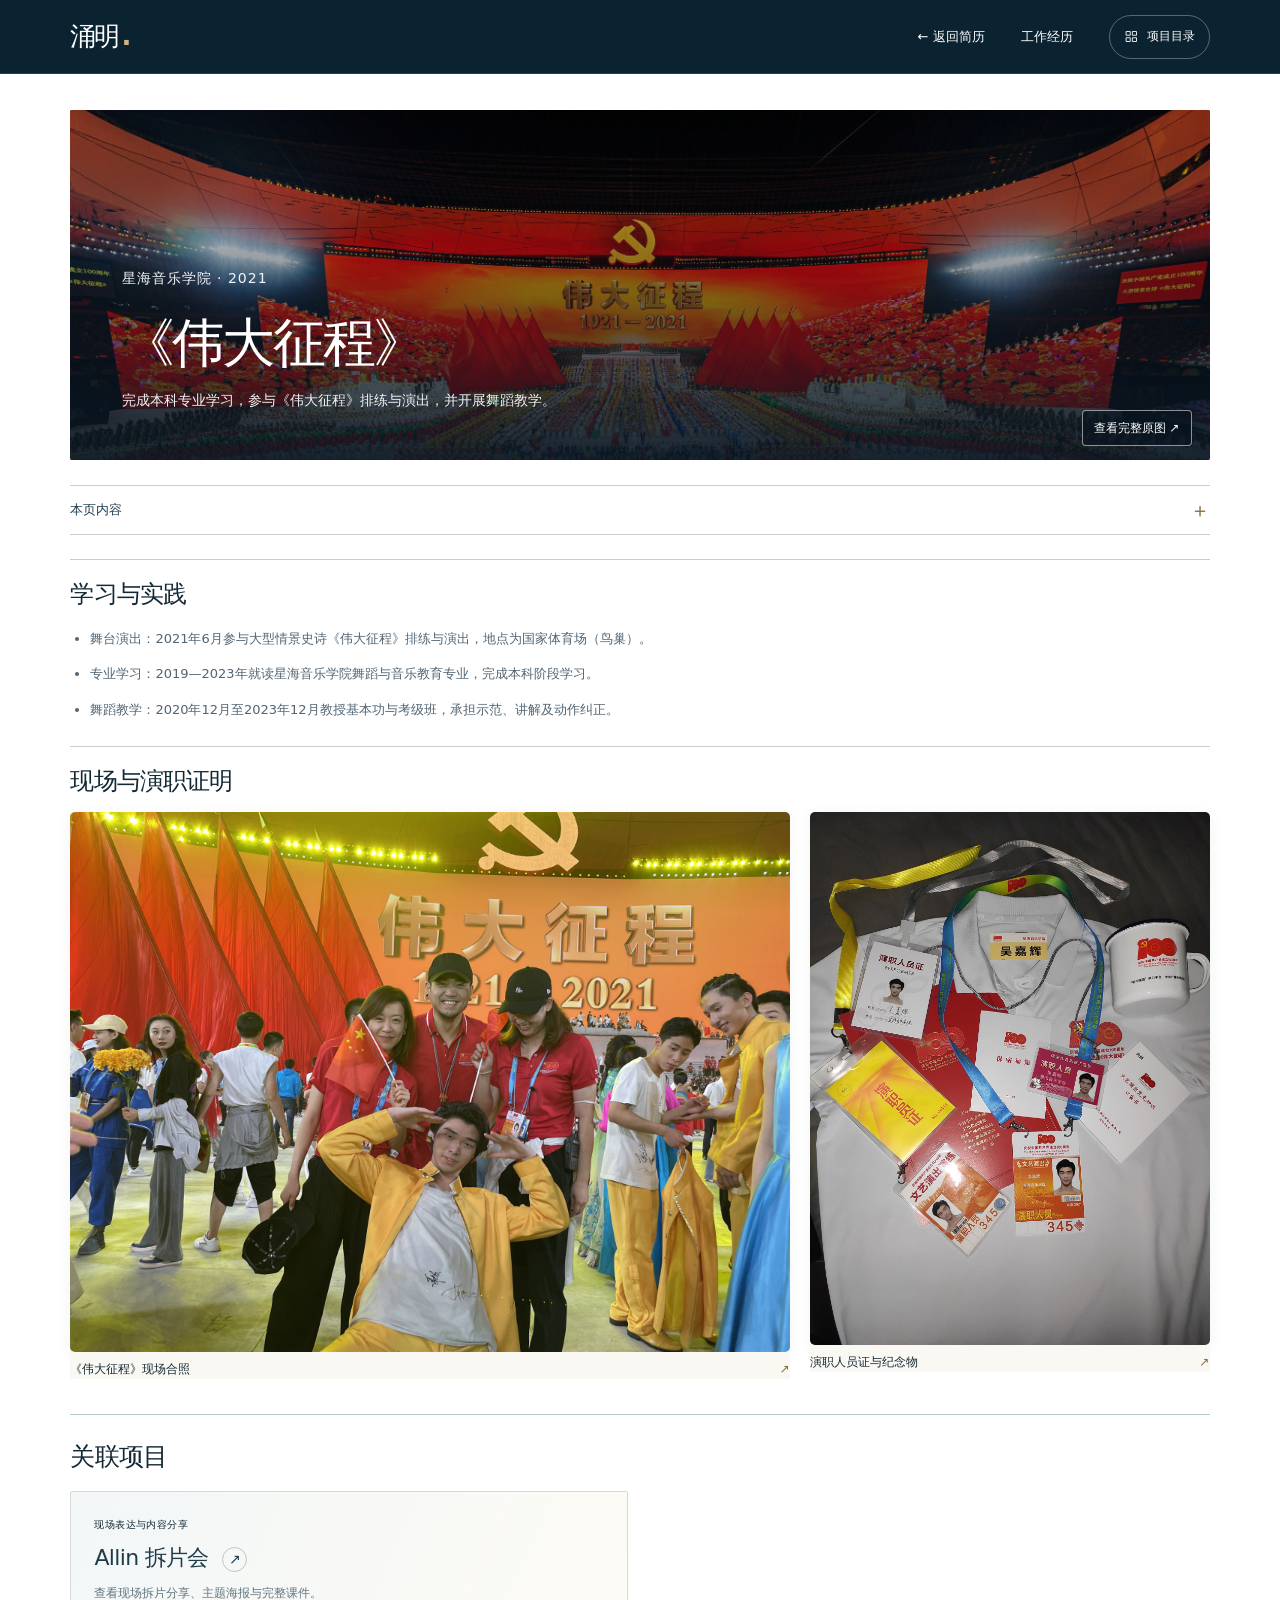
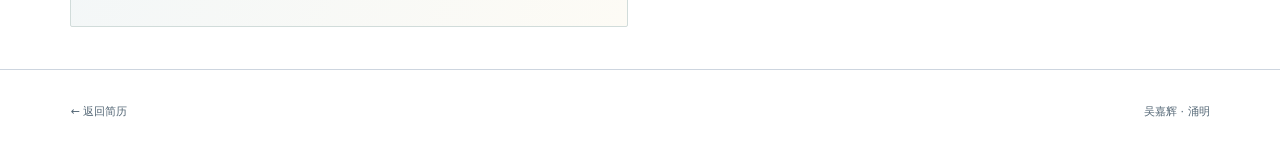
<file: cases/stage/index.html>
<!doctype html>
<html lang="zh-CN">
<head>
  <meta charset="utf-8">
  <meta name="viewport" content="width=device-width, initial-scale=1">
  <meta name="theme-color" content="#081722">
  <title>《伟大征程》｜吴嘉辉 · 涌明</title>
  <link rel="icon" href="/assets/favicon.svg" type="image/svg+xml">
  <link rel="stylesheet" href="/styles.css">
  <link rel="stylesheet" href="/cases.css">
  <link rel="stylesheet" href="/motion.css">
  <link rel="stylesheet" href="/art.css">
  <script src="/app.js" defer></script>
  <script src="/motion.js" defer></script>
</head>
<body class="detail-page">
  <a class="skip-link" href="#main">跳至正文</a>
  <header class="site-header" id="site-header">
    <a class="wordmark" href="/" aria-label="吴嘉辉 · 涌明，回到首页">涌明<span class="wordmark-dot">.</span></a>
    <nav aria-label="项目导航"><a href="/#stage">← 返回简历</a><a href="/#journey">工作经历</a><button class="project-menu-toggle" type="button" data-directory-open aria-haspopup="dialog" aria-controls="project-directory"><svg viewBox="0 0 24 24" aria-hidden="true"><path d="M4 4h6v6H4zm10 0h6v6h-6zM4 14h6v6H4zm10 0h6v6h-6z"/></svg><span>项目目录</span></button></nav>
  </header>
  <main class="case-shell section-shell" id="main"><header class="case-heading case-heading--background"><div class="image-backdrop stage-backdrop" data-photo="assets/full/stage-wide.jpg" data-photo-mode="background" style="--photo-scale:1;--focus-x:50%;--focus-y:55%;--focus-mobile-x:50%;--focus-mobile-y:55%"><img class="backdrop-image" src="/assets/full/stage-wide.jpg" alt="《伟大征程》演出全景" width="2400" height="1018" loading="lazy"><div class="backdrop-copy"><p class="section-kicker">星海音乐学院 · 2021</p><h1>《伟大征程》</h1><p>完成本科专业学习，参与《伟大征程》排练与演出，并开展舞蹈教学。</p></div><button type="button" class="media-trigger full-image-link" data-media="{&quot;type&quot;:&quot;image&quot;,&quot;src&quot;:&quot;/assets/full/stage-wide.jpg&quot;,&quot;title&quot;:&quot;《伟大征程》演出全景&quot;,&quot;caption&quot;:&quot;2021 年，国家体育场（鸟巢）。&quot;,&quot;alt&quot;:&quot;《伟大征程》演出全景&quot;,&quot;presentation&quot;:&quot;background&quot;}">查看完整原图 ↗</button></div></header><section class="case-panel"><h2>学习与实践</h2><ul><li><strong>舞台演出：</strong>2021年6月参与大型情景史诗《伟大征程》排练与演出，地点为国家体育场（鸟巢）。</li><li><strong>专业学习：</strong>2019—2023年就读星海音乐学院舞蹈与音乐教育专业，完成本科阶段学习。</li><li><strong>舞蹈教学：</strong>2020年12月至2023年12月教授基本功与考级班，承担示范、讲解及动作纠正。</li></ul></section><section class="case-panel">
    <h2>现场与演职证明</h2>
    <div class="proof-grid proof-grid--stage"><button type="button" class="media-trigger proof-tile" data-photo="assets/full/stage-team.jpg" style="--photo-scale:1;--focus-x:50%;--focus-y:50%;--focus-mobile-x:50%;--focus-mobile-y:50%" data-media="{&quot;type&quot;:&quot;image&quot;,&quot;src&quot;:&quot;/assets/full/stage-team.jpg&quot;,&quot;title&quot;:&quot;《伟大征程》现场合照&quot;,&quot;caption&quot;:&quot;&quot;,&quot;alt&quot;:&quot;《伟大征程》现场合照&quot;}" aria-label="预览《伟大征程》现场合照"><span class="proof-image"><img loading="lazy" src="/assets/full/stage-team.jpg" alt="《伟大征程》现场合照" width="1920" height="1440" decoding="async"></span><span class="proof-caption">《伟大征程》现场合照<span aria-hidden="true">↗</span></span></button><button type="button" class="media-trigger proof-tile" data-photo="assets/full/stage-badge.jpg" style="--photo-scale:1;--focus-x:50%;--focus-y:50%;--focus-mobile-x:50%;--focus-mobile-y:50%" data-media="{&quot;type&quot;:&quot;image&quot;,&quot;src&quot;:&quot;/assets/full/stage-badge.jpg&quot;,&quot;title&quot;:&quot;演职人员证与纪念物&quot;,&quot;caption&quot;:&quot;演职人员证与演出纪念物原图。&quot;,&quot;alt&quot;:&quot;演职人员证与纪念物&quot;}" aria-label="预览演职人员证与纪念物"><span class="proof-image"><img loading="lazy" src="/assets/full/stage-badge.jpg" alt="演职人员证与纪念物" width="1577" height="2100" decoding="async"></span><span class="proof-caption">演职人员证与纪念物<span aria-hidden="true">↗</span></span></button></div>
  </section><nav class="related-projects" aria-label="关联项目"><h2>关联项目</h2><div class="related-projects-grid"><a href="/cases/allin/index.html#content-review"><span class="related-project-label">现场表达与内容分享</span><h3>Allin 拆片会 <span aria-hidden="true">↗</span></h3><p>查看现场拆片分享、主题海报与完整课件。</p></a></div></nav></main>
  <footer class="site-footer section-shell"><a href="/#stage">← 返回简历</a><span>吴嘉辉 · 涌明</span></footer>
  <dialog class="media-dialog" aria-labelledby="media-title"><div class="media-toolbar"><h2 id="media-title">作品预览</h2><div class="media-actions"><button class="media-zoom" type="button" aria-pressed="false" hidden>放大</button><button class="media-close" type="button" aria-label="关闭作品预览"><svg viewBox="0 0 24 24" aria-hidden="true"><path d="m6 6 12 12M18 6 6 18"/></svg></button></div></div><div class="media-body"></div><p class="media-caption"></p></dialog>

  <dialog class="project-directory" id="project-directory" aria-labelledby="directory-title"><div class="directory-inner"><header class="directory-heading"><div><p>吴嘉辉 · 涌明</p><h2 id="directory-title">项目目录</h2></div><button type="button" data-directory-close aria-label="关闭项目目录"><svg viewBox="0 0 24 24" aria-hidden="true"><path d="m6 6 12 12M18 6 6 18"/></svg></button></header><nav class="directory-list" aria-label="项目索引"><a href="/cases/boshang/index.html"><span class="directory-number">01</span><div><h3>零粉冷起号10w粉</h3><p>家庭教育知识 IP · 2024 年 10 月涨粉 10 万</p></div><span class="directory-arrow" aria-hidden="true">↗</span></a><a href="/cases/allin/index.html"><span class="directory-number">02</span><div><h3>薛辉职业技术学校</h3><p>Allin 学习工具 · 拆片会七期连冠</p></div><span class="directory-arrow" aria-hidden="true">↗</span></a><a href="/creator/index.html"><span class="directory-number">03</span><div><h3>涌明摄影诗</h3><p>系列内容 · 代表作 308.9 万播放</p></div><span class="directory-arrow" aria-hidden="true">↗</span></a><a href="/projects/index.html"><span class="directory-number">04</span><div><h3>Codex 实战</h3><p>素材采集转写 · 富士相机 3D 展示</p></div><span class="directory-arrow" aria-hidden="true">↗</span></a><a href="/cases/stage/index.html" aria-current="page"><span class="directory-number">05</span><div><h3>《伟大征程》</h3><p>星海音乐学院 · 舞台与表达</p></div><span class="directory-arrow" aria-hidden="true">↗</span></a></nav></div></dialog>
</body>
</html>
</file>
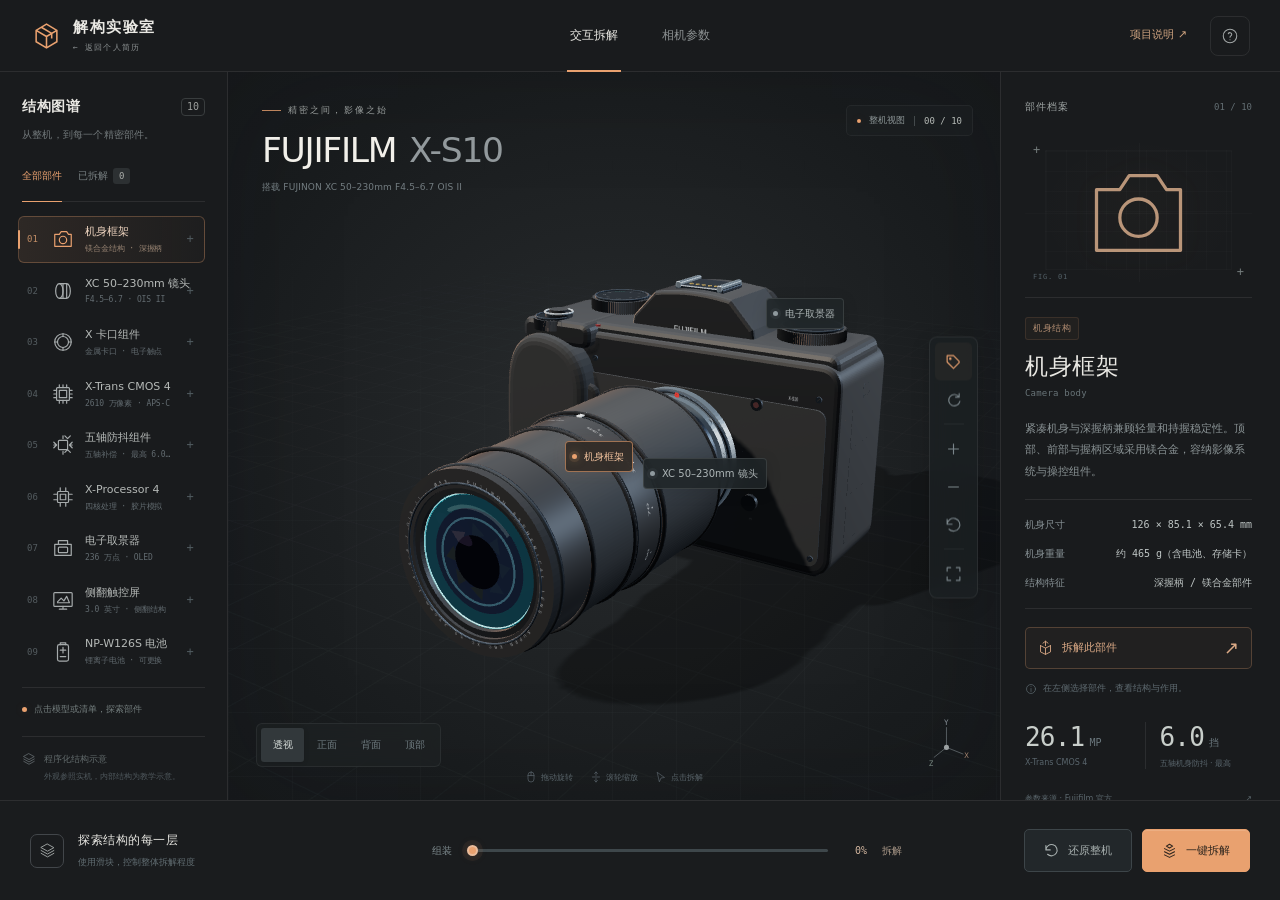
<file: demos/fuji/index.html>
<!doctype html>
<html lang="zh-CN">
<head>
  <meta charset="utf-8">
  <meta name="viewport" content="width=device-width, initial-scale=1">
  <meta name="theme-color" content="#151719">
  <meta name="description" content="以可交互的程序化 3D 模型探索富士 X-S10 与 XC 50–230mm 镜头，逐层拆解光学与机身结构。">
  <title>富士 X-S10 · 解构实验室</title>
  <link rel="icon" href="data:image/svg+xml,%3Csvg xmlns='http://www.w3.org/2000/svg' viewBox='0 0 64 64'%3E%3Crect width='64' height='64' rx='16' fill='%2317191b'/%3E%3Cpath d='M14 22h11l4-6h13l4 6h5v28H14z' fill='none' stroke='%23eb9a60' stroke-width='3'/%3E%3Ccircle cx='33' cy='35' r='9' fill='none' stroke='%23eb9a60' stroke-width='3'/%3E%3C/svg%3E">
  <link rel="stylesheet" href="./style.css">
  <script type="importmap">{"imports":{"three":"./vendor/three.module.js"}}</script>
</head>
<body>
  <header class="topbar">
    <a class="brand" href="../../#featured-fuji" aria-label="返回网页简历"><span class="brand-mark"><svg viewBox="0 0 28 28" fill="none"><path d="m14 3 10 6v11l-10 6-10-6V9zM4 9l10 6 10-6M14 15v11M9 6l10 6v5" stroke="currentColor" stroke-width="1.5"/></svg></span><span>解构实验室<span class="brand-sub">← 返回个人简历</span></span></a>
    <nav aria-label="页面导航"><button class="nav-item active" id="explore-tab" aria-current="page">交互拆解</button><button class="nav-item" id="specs-tab">相机参数</button></nav>
    <div class="header-end"><a class="project-context" href="../../projects/index.html#project-fuji">项目说明 ↗</a><button class="icon-button" id="help-button" aria-label="查看操作指南"><span data-icon="help"></span></button></div>
  </header>
  <main class="workspace">
    <aside class="parts-panel">
      <div class="panel-heading"><h2>结构图谱</h2><span class="count">10</span></div>
      <p class="panel-subtitle">从整机，到每一个精密部件。</p>
      <div class="list-tabs" role="group" aria-label="部件筛选"><button id="all-filter" class="selected" aria-pressed="true">全部部件</button><button id="detached-filter" aria-pressed="false">已拆解 <span id="detached-count">0</span></button></div>
      <div class="parts-list" id="parts-list" aria-label="可交互部件清单"></div>
      <div class="parts-footer"><span class="status-dot"></span><span>点击模型或清单，探索部件</span></div>
      <div class="sidebar-note"><span data-icon="layers"></span><p>程序化结构示意<br><span>外观参照实机，内部结构为教学示意。</span></p></div>
    </aside>
    <section class="stage" id="stage" aria-label="富士 X-S10 三维交互模型">
      <div id="canvas-wrap"></div>
      <div class="stage-heading"><div class="eyebrow"><span></span> 精密之间，影像之始</div><h1>FUJIFILM <span>X-S10</span></h1><p>搭载 FUJINON XC 50–230mm F4.5–6.7 OIS II</p></div>
      <div class="stage-badge"><span class="status-dot"></span><span id="view-status">整机视图</span><span class="badge-divider"></span><span id="part-progress">00 / 10</span></div>
      <div class="labels-layer" id="labels-layer"></div>
      <div class="stage-tools" role="group" aria-label="视图工具">
        <button id="labels-button" class="tool-button active" aria-label="显示部件标注" aria-pressed="true" title="部件标注"><span data-icon="tag"></span></button>
        <button id="rotate-button" class="tool-button" aria-label="自动旋转" aria-pressed="false" title="自动旋转"><span data-icon="rotate"></span></button>
        <span class="tool-divider"></span>
        <button id="zoom-in" class="tool-button" aria-label="放大" title="放大"><span data-icon="plus"></span></button>
        <button id="zoom-out" class="tool-button" aria-label="缩小" title="缩小"><span data-icon="minus"></span></button>
        <button id="reset-view" class="tool-button" aria-label="重置视角" title="重置视角"><span data-icon="reset"></span></button>
        <span class="tool-divider"></span><button id="fullscreen-button" class="tool-button" aria-label="全屏查看" title="全屏查看"><span data-icon="fullscreen"></span></button>
      </div>
      <div class="view-presets" role="group" aria-label="预设视角"><button data-view="perspective" class="active" aria-pressed="true">透视</button><button data-view="front" aria-pressed="false">正面</button><button data-view="back" aria-pressed="false">背面</button><button data-view="top" aria-pressed="false">顶部</button></div>
      <div class="stage-bottom"><span><span data-icon="mouse"></span>拖动旋转</span><span><span data-icon="scroll"></span>滚轮缩放</span><span><span data-icon="pointer"></span>点击拆解</span></div>
      <div class="axis-widget" aria-hidden="true"><svg viewBox="0 0 64 64"><path d="M29 36 49 44M29 36 14 48M29 36 29 12" stroke="#727b7f"/><circle cx="29" cy="36" r="3" fill="#bdc3c5"/><text x="50" y="48" fill="#c79e83">X</text><text x="8" y="58" fill="#94aaa0">Z</text><text x="26" y="10" fill="#a4afb9">Y</text></svg></div>
      <div class="loader" id="loader"><span class="loader-ring"></span><p>正在构建精密影像世界</p></div>
      <div class="error-state" id="error-state" hidden><h2>3D 视图暂时无法启动</h2><p>请开启浏览器硬件加速后刷新；部件清单与参数仍可查看。</p><button id="retry-button">重新加载</button></div>
    </section>
    <aside class="details-panel">
      <div class="detail-header"><span class="eyebrow">部件档案</span><span id="detail-index">01 / 10</span></div>
      <div class="detail-diagram" id="detail-diagram" aria-hidden="true"></div>
      <div class="detail-category" id="detail-category">机身结构</div>
      <h2 id="detail-title">机身框架</h2><p class="detail-english" id="detail-english">Camera body</p>
      <p class="detail-description" id="detail-description"></p>
      <dl class="detail-specs" id="detail-specs"></dl>
      <button class="part-action" id="part-action"><span data-icon="detach"></span><span id="part-action-text">拆解此部件</span><span class="action-arrow">↗</span></button>
      <div class="detail-tip"><span data-icon="info"></span><span>在左侧选择部件，查看结构与作用。</span></div>
      <div class="model-stats"><div><strong>26.1<span>MP</span></strong><span>X-Trans CMOS 4</span></div><div><strong>6.0<span>挡</span></strong><span>五轴机身防抖 · 最高</span></div></div>
      <a class="source-link" href="https://fujifilm-dsc.com/en/manual/x-s10/technical_notes/spec/" target="_blank" rel="noopener noreferrer">参数来源 · Fujifilm 官方 <span>↗</span></a>
    </aside>
  </main>
  <footer class="control-bar">
    <div class="control-title"><span data-icon="layers"></span><div><strong>探索结构的每一层</strong><span>使用滑块，控制整体拆解程度</span></div></div>
    <div class="explosion-control"><label for="explode-range">组装</label><input id="explode-range" type="range" min="0" max="100" value="0" aria-label="整体拆解程度"><span id="explode-value">0%</span><span>拆解</span></div>
    <div class="primary-actions"><button id="reset-all" class="secondary-button"><span data-icon="reset"></span>还原整机</button><button id="explode-all" class="primary-button"><span data-icon="explode"></span><span id="explode-all-text">一键拆解</span></button></div>
  </footer>
  <dialog id="help-dialog"><div class="dialog-heading"><span class="eyebrow">探索指南</span><button class="icon-button close-dialog" aria-label="关闭指南"><span data-icon="close"></span></button></div><h2>亲手拆开，才能看懂。</h2><div class="guide-row"><span data-icon="mouse"></span><div><h3>自由观察</h3><p>拖动旋转相机，滚轮或双指缩放。右侧工具栏提供固定视角和自动旋转。</p></div></div><div class="guide-row"><span data-icon="pointer"></span><div><h3>逐件探索</h3><p>点击模型上的部件可拆解或装回；左侧清单选择部件，右侧查看参数并执行拆解。</p></div></div><div class="guide-row"><span data-icon="layers"></span><div><h3>掌控全局</h3><p>拖动底部滑块连续拆解，点击“一键拆解”展开所有部件。“还原整机”恢复初始状态。</p></div></div><p class="keyboard-hint">快捷键：<kbd>E</kbd> 整体拆解 <kbd>R</kbd> 还原整机 <kbd>Esc</kbd> 关闭弹窗</p><button class="primary-button close-dialog">开始探索 <span>↗</span></button></dialog>
  <dialog id="specs-dialog"><div class="dialog-heading"><span class="eyebrow">技术规格</span><button class="icon-button close-dialog" aria-label="关闭参数"><span data-icon="close"></span></button></div><h2>小巧机身，完整创造力。</h2><p class="dialog-subtitle">Fujifilm X-S10 + FUJINON XC 50–230mm OIS II</p><div id="full-specs"></div><p class="spec-footnote">规格参照官方资料。防抖效果随镜头与拍摄条件变化；模型内部布局、拆解路径与部件厚度为交互教学示意。</p><a href="https://www.fujifilm-x.com/en-us/products/lenses/xc50-230mmf45-67-ois-ii/specifications/" target="_blank" rel="noopener noreferrer" class="source-link">查看镜头官方参数 ↗</a></dialog>
  <div id="toast" role="status" aria-live="polite"></div>
  <script type="module" src="./app.js"></script>
</body>
</html>
</file>
<file: styles.css>
:root{--navy:#081722;--navy-soft:#112735;--paper:#eef1f8;--white:#fafbfe;--ink:#142936;--muted:#526574;--gold:#b49462;--line:#cdd5df;--ease:cubic-bezier(.2,.75,.25,1);--header-height:88px;color-scheme:light;font-family:"PingFang SC","Microsoft YaHei",system-ui,sans-serif;font-synthesis:none}
.detail-grid.detail-grid--single{grid-template-columns:1fr}
*{box-sizing:border-box}html{scroll-behavior:smooth;scroll-padding-top:112px}body{margin:0;background:var(--paper);color:var(--ink);-webkit-font-smoothing:antialiased}a{color:inherit;text-decoration:none}button,select{font:inherit}button,a,select{-webkit-tap-highlight-color:transparent}button{cursor:pointer}button svg,a svg{width:22px;height:22px;fill:none;stroke:currentColor;stroke-width:1.5;stroke-linecap:round;stroke-linejoin:round}button:disabled{cursor:default}button:focus-visible,a:focus-visible,summary:focus-visible,select:focus-visible{outline:2px solid var(--gold);outline-offset:6px}h1,h2,h3,p{margin:0}h1,h2,h3{font-weight:600}button{color:inherit}img{display:block;max-width:100%}::selection{background:#d5b77e;color:var(--navy)}.section-shell{padding-right:clamp(24px,5.5vw,96px);padding-left:clamp(24px,5.5vw,96px)}.skip-link{position:fixed;top:12px;left:12px;padding:12px 20px;background:white;z-index:200;transform:translateY(-180%)}.skip-link:focus{transform:none}.reading-progress{position:fixed;z-index:110;top:0;left:0;right:0;height:2px;pointer-events:none}.reading-progress span{display:block;background:var(--gold);height:100%;transform:scaleX(0);transform-origin:left;will-change:transform}.site-header{height:var(--header-height);position:absolute;inset:0 0 auto;z-index:100;padding:0 clamp(24px,5.5vw,96px);display:flex;align-items:center;justify-content:space-between;color:#fff;transition:background-color 200ms,box-shadow 200ms}.site-header.is-fixed{position:fixed;background:rgba(8,23,34,.96);box-shadow:0 2px 20px #08172210}.wordmark{font-size:26px;font-weight:600;letter-spacing:-2px}.wordmark-dot{color:#d2b480;margin-left:3px}.site-header nav{display:flex;align-items:center;gap:36px;font-size:13px}.site-header nav>a{padding:12px 0;position:relative}.site-header nav>a:after{content:"";position:absolute;bottom:5px;left:0;right:0;height:1px;background:currentColor;transform:scaleX(0);transform-origin:left;transition:transform 200ms var(--ease)}.site-header nav>a:hover:after{transform:scaleX(1)}.nav-print{display:flex;gap:12px;align-items:center;background:none;border:1px solid #ffffff52;padding:11px 17px;border-radius:2px}.nav-print:hover{background:#ffffff12}.nav-print svg{width:17px;height:17px}.hero{height:min(900px,100svh);min-height:660px;position:relative;background:#070e14;color:#fff;overflow:hidden}.hero-picture,.hero-shade{position:absolute;inset:0}.hero-picture img{width:100%;height:100%;object-fit:cover;object-position:54% 25%}.hero-shade{background:linear-gradient(90deg,rgba(5,14,22,.88),rgba(5,14,22,.53) 27%,transparent 55%),linear-gradient(0deg,rgba(8,23,34,.98),transparent 30%)}.hero-content{position:absolute;left:clamp(24px,5.5vw,96px);top:24%;max-width:40%;animation:hero-enter 700ms var(--ease) both}.hero-role{font-size:14px;letter-spacing:2px;color:#e6eaf0;margin-bottom:27px}.hero h1{font-size:clamp(66px,7.2vw,112px);line-height:1.12;letter-spacing:-.065em;font-weight:600}.hero-alias{display:block;font-size:clamp(31px,3.2vw,48px);letter-spacing:.08em;margin-top:15px;color:#d9bf97;font-weight:400}.hero-intro{font-size:clamp(15px,1.3vw,18px);line-height:1.9;color:#d9dfe4;margin-top:36px;white-space:pre-line}.hero-link{display:inline-flex;align-items:center;gap:36px;margin-top:36px;padding-bottom:12px;border-bottom:1px solid #ffffff80;font-size:14px}.hero-link svg{transition:transform 200ms}.hero-link:hover svg{transform:translateX(5px)}.hero-caption{position:absolute;left:clamp(24px,5.5vw,96px);right:clamp(24px,5.5vw,96px);bottom:30px;display:flex;justify-content:space-between;font-size:11px;letter-spacing:1.6px;color:#bac5cf}.highlights{background:var(--navy);color:#fff;padding-top:90px;padding-bottom:96px;display:grid;grid-template-columns:1fr 2fr;gap:7%}.highlights h2{font-size:clamp(25px,2.4vw,36px);line-height:1.55;letter-spacing:-.03em}.highlights-intro>p{font-size:13px;color:#9eafbc;line-height:1.9;margin-top:23px}.highlight-list{display:grid;grid-template-columns:repeat(3,1fr);align-items:start;gap:32px}.highlight{padding-top:5px;display:block;position:relative}.highlight-value{font-size:clamp(35px,3.5vw,54px);line-height:1.25;font-weight:400;font-variant-numeric:tabular-nums;letter-spacing:-.055em;color:#ddc398;display:block;margin-bottom:30px}.highlight h3{font-size:15px;line-height:1.7;font-weight:500}.highlight p{font-size:12px;color:#a9b9c6;line-height:1.9;margin-top:12px}.highlight-arrow{display:inline-block;color:#c7d2da;margin-top:22px;transition:transform 200ms}.highlight:hover .highlight-arrow{transform:translateX(7px)}.journey{padding-top:124px;padding-bottom:84px}.section-heading{display:flex;align-items:flex-end;justify-content:space-between;gap:40px;margin-bottom:76px}.section-kicker{font-size:12px;color:#7b674b;letter-spacing:1px;margin-bottom:19px}.section-heading h2{font-size:clamp(30px,3.8vw,52px);letter-spacing:-.045em;line-height:1.3}.section-description{font-size:14px;line-height:1.9;color:var(--muted);padding-bottom:5px}.journey-layout{display:grid;grid-template-columns:minmax(125px,20%) minmax(0,1fr);gap:6%}.year-navigation{position:sticky;top:128px;align-self:start}.year-caption{font-size:11px;letter-spacing:1px;color:var(--muted);margin-bottom:26px}.year-links{display:flex;flex-direction:column;align-items:flex-start;gap:15px;padding-left:20px;border-left:1px solid var(--line)}.year-link{font-size:15px;letter-spacing:-.03em;line-height:1.2;color:#5d707e;position:relative;padding:4px 0;transition:color 150ms}.year-link[aria-current]{color:var(--ink);font-weight:600}.year-link[aria-current]:before{content:"";position:absolute;top:9px;left:-24px;width:7px;height:7px;border-radius:50%;background:var(--gold);box-shadow:0 0 0 5px var(--paper)}.year-note{font-size:11px;line-height:1.9;color:#5d707e;margin-top:35px}.year-mobile{display:none}.timeline{min-width:0;position:relative}.year-group{scroll-margin-top:115px;position:relative;padding-left:37px;padding-bottom:56px;border-left:1px solid var(--line)}.year-group:last-child{padding-bottom:0}.year-heading{font-size:22px;line-height:1.25;font-weight:500;letter-spacing:-.025em;color:var(--muted);margin-bottom:16px;font-variant-numeric:tabular-nums}.year-heading:before{content:"";position:absolute;left:-5px;top:8px;width:9px;height:9px;border-radius:50%;background:var(--paper);border:1px solid var(--gold)}.experience-anchor{display:block;scroll-margin-top:112px}.experience{border-bottom:1px solid var(--line);scroll-margin-top:112px}.experience:first-of-type{border-top:1px solid var(--line)}.experience summary{list-style:none;cursor:pointer;padding:28px 32px 28px 0;position:relative;transition:color 180ms}.experience summary::-webkit-details-marker{display:none}.experience summary:hover h3{color:#725730}.experience-date{font-size:11px;color:#586e7d;letter-spacing:.3px;font-variant-numeric:tabular-nums}.experience-category{font-size:10px;color:#7d6b4f;margin-left:15px;white-space:nowrap}.experience h3{font-size:clamp(19px,1.9vw,27px);letter-spacing:-.025em;line-height:1.55;font-weight:600;margin-top:12px;transition:color 180ms}.experience-role{font-size:11px;color:#7b694e;margin-top:12px;line-height:1.7}.experience-org{color:#5b6d7b}.experience-summary{font-size:13px;color:var(--muted);line-height:1.95;margin-top:16px;max-width:680px}.experience-toggle{position:absolute;width:20px;height:20px;right:0;top:57px;transition:transform 200ms var(--ease)}.experience-toggle:before,.experience-toggle:after{content:"";position:absolute;left:3px;top:9px;background:#607786;width:14px;height:1px}.experience-toggle:after{transform:rotate(90deg);transition:transform 200ms}.experience[open] .experience-toggle:after{transform:rotate(0)}.experience[open] summary{padding-bottom:18px}.experience-detail{padding:0 28px 32px 0;animation:detail-enter 220ms var(--ease)}.detail-context{font-size:13px;line-height:1.95;color:var(--muted);margin-bottom:24px;padding:20px 24px;background:#e3e8f1;border-radius:3px}.detail-grid{display:grid;grid-template-columns:1.3fr 1fr;gap:32px}.detail-grid h4{font-size:12px;letter-spacing:.5px;color:#7a6647;font-weight:600;margin:0 0 10px}.detail-grid ul{padding-left:16px;margin:0}.detail-grid li,.detail-grid p{font-size:14px;line-height:1.8;color:var(--muted)}.detail-grid li strong{font-weight:600;color:var(--ink)}.experience-result{align-self:start;padding:12px 16px;background:#e3e8f1;border-inline-start:2px solid var(--gold)}.experience-result p{color:var(--ink);font-weight:600}.detail-grid li+li{margin-top:6px}.experience-media{display:flex;flex-wrap:wrap;gap:12px;margin-top:24px}.media-trigger{border:1px solid var(--line);background:var(--white);color:var(--ink);padding:10px 16px;text-align:left;border-radius:4px;font-size:12px;display:flex;align-items:center;gap:12px;max-width:100%}.media-trigger img{width:76px;height:52px;object-fit:cover;border-radius:2px}.media-trigger:hover{border-color:var(--gold)}.journey-footnote{font-size:11px;color:#5c707f;text-align:right;margin-top:36px}.approach{background:var(--navy);color:var(--paper);padding:105px 0 100px;position:relative}.approach-heading{display:grid;grid-template-columns:1fr 1fr;align-items:end;gap:50px;margin-bottom:67px}.approach h2{font-size:clamp(40px,4.8vw,68px);line-height:1.35;font-weight:400;letter-spacing:-.05em}.approach h2 span{color:#c4ac87}.approach-heading>p{color:#aab9c4;font-size:14px;line-height:2;padding-bottom:8px}.capability-list{display:grid;grid-template-columns:repeat(2,1fr);gap:0 70px}.capability{padding:28px 0 30px;border-top:1px solid #42515d;display:grid;grid-template-columns:1fr 1.4fr;gap:25px}.capability h3{font-size:20px;letter-spacing:-.03em;font-weight:400;margin-bottom:12px}.capability-subtitle{font-size:10px;letter-spacing:.5px;color:#bca783}.capability>p{font-size:12px;line-height:2;color:#aab9c4}.resume-section{padding-top:112px;padding-bottom:116px;display:grid;grid-template-columns:1fr auto;gap:24px 40px;align-items:center}.resume-section h2{font-size:clamp(32px,3.6vw,50px);line-height:1.45;font-weight:500;letter-spacing:-.045em}.resume-section>div>p{font-size:13px;line-height:1.8;color:var(--muted);margin-top:22px}.print-button{display:inline-flex;align-items:center;justify-content:space-between;gap:55px;background:var(--navy);border:0;color:var(--white);padding:21px 26px;border-radius:2px;font-size:13px;transition:background-color 180ms,transform 180ms}.print-button:hover{background:#183447;transform:translateY(-2px)}.print-hint{grid-column:2;font-size:10px;color:#5c707f;text-align:right;margin-top:-12px}.site-footer{border-top:1px solid var(--line);display:flex;align-items:center;justify-content:space-between;padding-top:28px;padding-bottom:30px;font-size:11px;color:var(--muted)}.site-footer>span:first-child{font-size:13px;font-weight:500;color:var(--ink)}.site-footer a{display:flex;gap:28px;padding:6px 0}.media-dialog{background:var(--navy);color:#fff;border:1px solid #536572;border-radius:8px;width:min(1100px,94vw);max-height:92svh;padding:0;box-shadow:0 30px 100px #0005;overscroll-behavior:contain}.media-dialog::backdrop{background:#031018cf;backdrop-filter:blur(6px)}.media-dialog[open]{animation:detail-enter 220ms var(--ease)}.media-toolbar{display:flex;justify-content:space-between;align-items:center;padding:16px 20px;gap:24px}.media-toolbar h2{font-size:14px;line-height:1.7}.media-close{width:40px;height:40px;background:#ffffff0c;border:0;border-radius:50%;display:grid;place-items:center;flex-shrink:0}.media-close:hover{background:#ffffff22}.media-body{min-height:120px;display:grid;place-items:center;position:relative;background:#030a10;padding:0}.media-body img,.media-body video{max-height:70svh;max-width:100%;width:auto;object-fit:contain}.media-caption{font-size:12px;color:#b0c0cc;line-height:1.7;padding:14px 20px 20px;white-space:pre-wrap}.toast{position:fixed;z-index:200;left:50%;bottom:30px;transform:translate(-50%,16px);opacity:0;pointer-events:none;background:#071723;color:#fff;padding:13px 22px;border-radius:6px;font-size:12px;max-width:88vw;line-height:1.7;transition:opacity 200ms,transform 200ms;box-shadow:0 5px 20px #0002}.toast.is-visible{opacity:1;transform:translate(-50%,0)}.print-document{display:none}.js-motion .reveal{opacity:0;transform:translateY(18px);transition:opacity 400ms var(--ease),transform 400ms var(--ease)}.js-motion .reveal.is-visible{opacity:1;transform:none}@keyframes hero-enter{from{opacity:0;transform:translateY(18px)}to{opacity:1;transform:none}}@keyframes detail-enter{from{opacity:0;transform:translateY(7px)}to{opacity:1;transform:none}}
@media(min-width:1800px){.section-shell,.site-header{padding-left:max(96px,calc((100vw - 1640px)/2));padding-right:max(96px,calc((100vw - 1640px)/2))}.hero-content{left:max(96px,calc((100vw - 1640px)/2))}.hero-caption{left:max(96px,calc((100vw - 1640px)/2));right:max(96px,calc((100vw - 1640px)/2))}}
@media(max-width:1100px){.highlights{grid-template-columns:1fr;gap:45px}.highlights-intro{display:flex;align-items:end;justify-content:space-between;gap:35px}.highlights-intro>p{margin:0}.highlight-list{gap:45px}.highlight-value{margin-bottom:20px}.journey-layout{grid-template-columns:100px minmax(0,1fr);gap:6%}.capability-list{gap:0 40px}.capability{grid-template-columns:1fr;gap:16px}.hero h1{font-size:80px}.hero-alias{font-size:38px}}
@media(max-width:700px){:root{--header-height:72px}html{scroll-padding-top:105px}.site-header nav{gap:22px;font-size:12px}.wordmark{font-size:23px}.nav-print{border:0;padding:10px 0}.nav-print svg{display:none}.hero{height:90svh;min-height:650px;max-height:850px}.hero-picture img{object-position:51% 18%}.hero-shade{background:linear-gradient(0deg,#081722 0%,#081722cc 13%,#08172259 42%,transparent 70%),linear-gradient(180deg,#08172280,transparent 25%)}.hero-content{top:auto;bottom:91px;max-width:90%}.hero-role{font-size:11px;letter-spacing:1.5px;margin-bottom:17px}.hero h1{font-size:60px;line-height:1.06}.hero-alias{display:inline;font-size:27px;letter-spacing:.04em;margin-left:19px;vertical-align:5px}.hero-intro{font-size:13px;line-height:1.9;margin-top:24px}.hero-link{font-size:12px;margin-top:23px;gap:30px;padding-bottom:10px}.hero-caption{bottom:23px;font-size:9px;letter-spacing:.7px}.highlights{padding-top:52px;padding-bottom:58px;gap:34px}.highlights-intro{display:block}.highlights-intro h2 br{display:none}.highlights h2{font-size:25px}.highlights-intro>p{font-size:12px;line-height:1.9;margin-top:16px}.highlights-intro>p br{display:none}.highlight-list{display:block}.highlight{display:grid;grid-template-columns:96px 1fr;column-gap:20px;border-top:1px solid #ffffff20;padding:25px 0}.highlight:last-child{padding-bottom:0}.highlight-value{font-size:32px;margin:0;grid-row:1/4}.highlight h3{font-size:14px}.highlight p{font-size:11px;margin-top:7px}.highlight-arrow{display:none}.journey{padding-top:65px;padding-bottom:54px}.section-heading{display:block;margin-bottom:32px}.section-heading h2{font-size:31px}.section-kicker{font-size:10px;margin-bottom:13px}.section-description{font-size:12px;margin-top:18px;line-height:1.8}.section-description br{display:none}.journey-layout{display:flex;flex-direction:column;gap:27px}.year-navigation{position:sticky;top:72px;width:calc(100% + 48px);margin-left:-24px;padding:10px 24px;background:#eef1f8f5;border-block:1px solid var(--line);z-index:20;backdrop-filter:blur(10px)}.year-caption,.year-links,.year-note{display:none}.year-mobile{display:flex;align-items:center;justify-content:space-between;gap:15px}.year-mobile label{font-size:11px;color:var(--muted)}.year-mobile select{border:0;background:transparent;font-size:15px;color:var(--ink);padding:7px 25px 7px 12px;min-width:100px;border-radius:3px}.year-group{padding-left:21px;padding-bottom:39px;scroll-margin-top:140px}.year-heading{font-size:18px;margin-bottom:14px}.year-heading:before{top:7px}.experience,.experience-anchor{scroll-margin-top:140px}.experience summary{padding:21px 23px 22px 0}.experience-date{font-size:10px}.experience-category{font-size:9px;margin-left:9px}.experience h3{font-size:19px;margin-top:10px;line-height:1.6}.experience-role{font-size:10px;line-height:1.9;margin-top:10px}.experience-org{display:block}.experience-summary{font-size:12px;margin-top:12px}.experience-toggle{top:49px;width:17px;right:-4px}.experience-detail{padding-right:0;padding-bottom:25px}.detail-context{padding:15px 17px;font-size:12px}.detail-grid{grid-template-columns:1fr;gap:14px}.detail-grid h4{font-size:11px;margin-bottom:8px}.detail-grid p,.detail-grid li{font-size:13px}.journey-footnote{text-align:left;font-size:10px;line-height:1.9;margin-left:22px}.approach{padding:62px 0 55px}.approach-heading{grid-template-columns:1fr;gap:23px;margin-bottom:35px}.approach h2{font-size:42px}.approach-heading>p{font-size:12px;padding:0;line-height:2}.capability-list{grid-template-columns:1fr}.capability{grid-template-columns:1fr 1.3fr;gap:20px;padding:23px 0}.capability h3{font-size:18px}.capability-subtitle{font-size:9px}.capability>p{font-size:11px;line-height:1.9}.resume-section{grid-template-columns:1fr;gap:30px;padding-top:65px;padding-bottom:62px}.resume-section h2{font-size:33px}.resume-section>div>p{font-size:12px;margin-top:16px}.print-button{justify-self:start;font-size:12px;padding:19px 23px;gap:55px}.print-hint{grid-column:1;text-align:left;font-size:10px;margin-top:-15px}.site-footer{font-size:10px;padding-top:23px;padding-bottom:24px}.footer-role{display:none}.site-footer>span:first-child{font-size:12px}.site-footer a{gap:16px}.media-dialog{width:calc(100vw - 20px)}.media-toolbar{padding:10px 12px}.media-toolbar h2{font-size:12px}.media-caption{font-size:11px;padding:12px}.media-body video,.media-body img{max-height:68svh}.js-motion .reveal{transform:translateY(12px)}}
@media(prefers-reduced-motion:reduce){html{scroll-behavior:auto}*,*:before,*:after{animation-duration:.01ms!important;animation-iteration-count:1!important;transition-duration:.01ms!important}.js-motion .reveal{opacity:1;transform:none}.hero-content{animation:none}}
@media print{@page{size:A4;margin:15mm}html,body{background:#fff;color:#111;margin:0;font-size:10pt}body>*{display:none!important}.print-document{display:block!important;font-family:"Microsoft YaHei","PingFang SC",sans-serif}.print-document h1{font-size:24pt;margin:0 0 6pt}.print-document h1 span{font-size:15pt;font-weight:400}.print-role{font-size:11pt;margin-bottom:12pt;color:#333}.print-intro{font-size:9pt;line-height:1.8;margin-bottom:18pt;color:#333}.print-document h2{font-size:13pt;margin:18pt 0 9pt;border-bottom:1px solid #bbb;padding-bottom:6pt}.print-entry{break-inside:avoid;margin-bottom:13pt}.print-entry h3{font-size:10pt;margin:0 0 4pt}.print-entry h3 span{float:right;font-size:8pt;font-weight:400;color:#444}.print-entry p{font-size:8pt;line-height:1.8;margin:3pt 0;color:#333}.print-entry ul{padding-left:14pt;margin:4pt 0}.print-entry li{font-size:8pt;line-height:1.7}.print-bottom{font-size:8pt;color:#555;margin-top:18pt}}
</file>
<file: cases.css>
/* Compact résumé and full-frame project galleries */
.hero{height:clamp(390px,57svh,530px);min-height:0}
.hero-content{top:clamp(106px,15svh,160px);max-width:46%}
.hero-role{margin-bottom:14px}
.hero h1{font-size:clamp(57px,6.4vw,90px)}
.hero-alias{display:inline;margin-left:18px;font-size:clamp(25px,3vw,38px)}
.hero-intro,.hero-link{margin-top:18px}
.hero-caption{bottom:19px}

.highlights{display:block;padding-block:clamp(23px,3vw,38px)}
.highlights-intro{display:flex;align-items:center;justify-content:space-between;gap:14px;margin-bottom:14px}
.highlights-intro>p{margin:0;color:#c8d6df}
.highlight-list{display:grid;grid-template-columns:repeat(3,minmax(0,1fr));gap:12px}
.highlight,.highlight:last-child{
  display:flex;flex-direction:column;justify-content:flex-end;min-height:174px;
  isolation:isolate;overflow:hidden;border:1px solid #b1ccd44d;border-radius:6px;
  background:#142837;padding:18px 37px 16px 16px;transition:border-color 220ms
}
.highlight>img,.highlight:before{position:absolute;inset:0;width:100%;height:100%}
.highlight>img{z-index:-2;object-fit:cover;object-position:center 30%;transition:transform 300ms var(--ease)}
.highlight:before{content:"";z-index:-1;background:linear-gradient(85deg,#071722f2 4%,#081722c9 61%,#08172252),linear-gradient(0deg,#081722d6,transparent 62%)}
.highlight:hover{border-color:#ddc398}
.highlight:hover>img{transform:scale(1.04)}
.highlight-value{font-size:clamp(26px,3.8vw,49px);margin:0 0 6px;font-weight:600;letter-spacing:-.035em}
.highlight h3{font-size:clamp(13px,1.5vw,17px);font-weight:600}
.highlight p{margin-top:4px;color:#d6e2e8;line-height:1.55}
.highlight-arrow{display:block;position:absolute;right:13px;bottom:15px;margin:0}
.highlight:hover .highlight-arrow{transform:translate(2px,-2px)}
.entry-grid{display:grid;grid-template-columns:repeat(2,minmax(0,1fr));gap:12px;padding-block:18px;background:#e2e9f2}
.entry-grid a{display:flex;justify-content:space-between;align-items:center;gap:12px;background:#fafcff;border:1px solid #cad6e1;border-radius:5px;padding:12px 16px}
.entry-grid a:hover{border-color:#8d7146}
.entry-grid h2{font-size:16px}
.entry-grid p{color:var(--muted);font-size:12px;line-height:1.6;margin-top:4px}
.entry-grid span,.evidence-link{color:var(--accent)}
.journey{padding-block:clamp(32px,5vw,62px)}
.journey .section-heading{margin-bottom:24px}
.journey-layout{grid-template-columns:108px minmax(0,1fr);gap:clamp(24px,4vw,58px)}
.year-group{padding-bottom:26px}
.year-heading{font-size:clamp(15px,1.65vw,22px);margin-bottom:10px}
.experience summary,.experience[open] summary{padding:13px 22px 9px 0}
.experience h3{margin-top:5px}
.experience-role{font-size:12px;margin-top:4px}
.experience-toggle{top:25px}
.experience-detail{padding:0 0 14px}
.detail-grid{gap:13px}
.detail-grid h4{margin-bottom:4px}
.detail-grid li,.detail-grid p{font-size:13px;line-height:1.68}
.detail-grid li+li{margin-top:3px}
.evidence-link{display:inline-block;width:fit-content;margin-top:10px;padding:5px 0;border-bottom:1px solid #bea47e;font-size:13px;font-weight:600}
.evidence-link:hover,.related-case a:hover{color:#081722}
.journey-footnote{margin-top:12px}
.approach,.resume-section{padding-block:clamp(34px,5vw,68px)}

.detail-page{background:#f8f7f3}
.detail-page .site-header{background:var(--navy)}
.case-shell{max-width:1320px;margin-inline:auto;padding-top:calc(var(--header-height) + 30px);padding-bottom:42px;min-height:83svh}
.case-heading{margin-bottom:25px}
.case-heading--with-cover{display:grid;grid-template-columns:minmax(0,1.3fr) minmax(0,1fr);gap:clamp(22px,4vw,48px);align-items:center}
.case-heading--portrait{grid-template-columns:minmax(170px,.48fr) minmax(0,1fr);max-width:930px}
.case-heading h1{font-size:clamp(28px,4.4vw,53px);line-height:1.24;letter-spacing:-.04em}
.case-heading p:not(.section-kicker),.case-heading ul{font-size:14px;line-height:1.75;color:var(--muted);margin-top:10px;max-width:740px}
.case-heading ul,.case-panel ul{padding-left:20px}
.case-stats{display:flex;flex-wrap:wrap;gap:9px 18px;margin:16px 0}
.case-stats p,.case-heading .case-stats p{margin:0;border-inline-start:2px solid #9d8058;padding:3px 0 3px 12px;font-size:12px;color:var(--ink)}
.case-stats strong{display:block;font-size:clamp(22px,3vw,33px);line-height:1.25;color:#273e51}
.case-panel{border-top:1px solid #d6dcd9;padding-top:18px;margin-top:24px}
.case-panel h2,.codex-project h2,.creator-evidence h2,.method-reference h2,.method-notes h2{font-size:clamp(17px,2vw,24px);line-height:1.4}
.case-panel p,.case-panel li,.project-intro,.project-note,.method-notes li>p:last-child,.method-reference>div>p{color:var(--muted);font-size:13px;line-height:1.75;margin:7px 0 13px}
.proof-grid{display:grid;grid-template-columns:repeat(2,minmax(0,1fr));gap:20px;align-items:start;margin-top:14px}
.proof-tile.media-trigger{
 display:flex;flex-direction:column;align-items:stretch;justify-self:start;min-width:0;max-width:none;
 width:min(100%,calc(100% * var(--photo-scale,1)));gap:0;padding:0;
 border:0;border-radius:0;background:transparent;color:var(--ink);text-align:left;
 transition:filter 200ms
}
.proof-tile:hover{filter:brightness(.97)}
.proof-image{display:block;width:100%;height:auto;overflow:visible;background:transparent}
.proof-tile .proof-image img{display:block;width:100%;height:auto;min-height:0;max-height:none;object-fit:contain;border-radius:5px;box-shadow:0 3px 14px #152b3710}
.proof-caption{display:flex;justify-content:space-between;gap:10px;padding:8px 0 0;font-size:12px;line-height:1.6;min-height:0}
.proof-caption>span{color:#846a41}
.case-cover .proof-tile{width:100%}
.case-cover .proof-caption{color:#5d6d74}
.case-heading--portrait .case-cover{max-width:250px}
.proof-grid--phones{max-width:840px;grid-template-columns:repeat(2,minmax(0,1fr));gap:24px}
.proof-grid--account{grid-template-columns:minmax(0,.63fr) minmax(0,1fr);gap:20px 28px;max-width:1080px}
.proof-grid--account>.proof-tile:first-child{grid-column:1;grid-row:1/3}
.proof-grid--account>.proof-tile:nth-child(n+2){grid-column:2}
.proof-grid--finance{grid-template-columns:minmax(0,.55fr) minmax(0,1fr);gap:20px 30px;max-width:1020px}
.proof-grid--finance>.proof-tile:first-child{grid-column:1}
.proof-companion{grid-column:2;min-width:0}
.proof-notes{margin-top:18px;max-width:40em}
.proof-notes p{margin:0 0 12px}
.proof-grid--stage{grid-template-columns:minmax(0,1.8fr) minmax(0,1fr)}
.proof-grid--slides{grid-template-columns:repeat(2,minmax(0,1fr))}
.proof-grid--single{grid-template-columns:1fr;margin-top:10px}
.proof-grid--pairs>.proof-tile[data-wide],.proof-grid--slides>.proof-tile[data-wide]{grid-column:1/-1}
.school-section{padding-top:24px;scroll-margin-top:calc(var(--header-height) + 10px)}
.recording-grid{list-style:none;padding:0;margin:18px 0;display:grid;grid-template-columns:repeat(4,minmax(0,1fr));gap:24px 18px;align-items:start}
.recording-grid .recording{display:flex;flex-direction:column;align-items:start;min-width:0;border:0;padding:0;margin:0;scroll-margin-top:calc(var(--header-height) + 10px)}
.recording:target{outline:2px solid #937245;outline-offset:7px}
.recording .proof-caption{display:none}
.recording h3{font-size:14px;line-height:1.5;color:var(--ink);margin:10px 0 3px}
.recording-index{font-size:11px;color:var(--accent);font-variant-numeric:tabular-nums}
.recording p{font-size:12px;margin:0 0 5px}
.recording .evidence-link{margin-top:auto;font-size:12px}
.recording-links{list-style:none;padding:0;margin:15px 0 0;display:flex;flex-wrap:wrap;gap:6px 18px}
.recording-links a{color:var(--accent);text-decoration:underline;text-underline-offset:3px;font-weight:600}
.method-notes{list-style:none;padding:0;margin:25px 0;display:grid;grid-template-columns:repeat(3,minmax(0,1fr));gap:24px}
.method-notes li{padding-top:14px;border-top:1px solid #d6dcd9;min-width:0}
.method-notes .section-kicker{color:var(--accent)}
.creator-evidence{display:grid;grid-template-columns:repeat(3,minmax(0,1fr));gap:24px;align-items:start}
.creator-evidence h2{font-size:17px}
.creator-evidence .ad-amounts{font-size:12px;color:var(--muted);margin:3px 0 0}
.creator-evidence .ad-amounts strong{font-weight:600}
.method-reference{display:grid;grid-template-columns:minmax(0,.85fr) minmax(0,1.3fr);align-items:center;gap:28px;border-top:1px solid #d6dcd9;margin-top:30px;padding-top:22px}
.related-case{display:flex;flex-wrap:wrap;gap:6px 12px;margin-top:16px;font-size:13px}
.related-case a{color:var(--accent);text-decoration:underline;text-underline-offset:3px}
.case-film{display:inline-block;margin:9px 0 2px;padding:6px 0;color:var(--accent);border-bottom:1px solid #bea47e;font-size:13px;font-weight:650}
.case-film:hover{color:var(--ink)}
.codex-grid{display:grid;grid-template-columns:1fr;gap:34px}
.codex-project{min-width:0;padding-top:20px;border-top:1px solid #c6d3df;scroll-margin-top:120px}
.project-heading{max-width:780px}
.tool-steps{display:grid;grid-template-columns:repeat(3,minmax(0,1fr));gap:22px}
.tool-steps .case-panel{border:0;margin:0;padding:0;min-width:0}
.tool-steps .proof-grid{grid-template-columns:1fr}
.tool-steps .case-panel p{min-height:3.5em}
.demo-link{display:block;position:relative;border-radius:6px;overflow:hidden;max-width:850px;margin-top:15px;background:#121c22;color:#fff}
.demo-link img{display:block;width:min(100%,calc(100% * var(--photo-scale,1)));height:auto;margin-inline:auto}
.demo-link>span{position:absolute;left:12px;bottom:12px;padding:9px 12px;background:#081722ed;border:1px solid #ddc398a0;border-radius:4px;font-size:13px}
.media-actions{display:flex;gap:8px;align-items:center}
.media-zoom{border:1px solid #5e7889;background:#122a38;color:#fff;border-radius:3px;padding:7px 9px;font-size:12px;white-space:nowrap;min-height:38px}
.media-zoom[hidden]{display:none}
.media-dialog.is-zoomed .media-body{overflow:auto;max-height:72svh;justify-items:start}
.media-dialog.is-zoomed .media-body img{width:max(960px,100%);max-width:none;max-height:none;height:auto}
@media(max-width:700px){
 .site-header nav{gap:12px;font-size:11px}
 .case-shell{padding-top:calc(var(--header-height) + 18px)}
 .case-heading--with-cover{grid-template-columns:1fr;gap:15px}
 .case-heading--portrait{grid-template-columns:minmax(0,.7fr) minmax(0,1.3fr);gap:17px}
 .case-heading--portrait h1{font-size:clamp(23px,6.4vw,34px)}
 .case-heading--portrait p:not(.section-kicker){font-size:12px}
 .proof-grid,.proof-grid--phones,.proof-grid--stage{gap:16px}
 .proof-grid--account{grid-template-columns:minmax(0,.63fr) minmax(0,1fr);gap:16px 12px}
 .proof-grid--finance{grid-template-columns:minmax(0,.65fr) minmax(0,1fr);gap:16px}
 .proof-notes p{font-size:12px}
 .proof-grid--slides,.method-reference,.tool-steps{grid-template-columns:1fr}
 .recording-grid{grid-template-columns:repeat(2,minmax(0,1fr));gap:22px 16px}
 .method-notes{grid-template-columns:1fr;gap:12px}
 .method-notes li{padding-top:10px}
 .creator-evidence{grid-template-columns:repeat(2,minmax(0,1fr));gap:22px 14px}
 .creator-evidence>div:last-child{grid-column:1/-1;display:grid;grid-template-columns:minmax(0,.8fr) minmax(0,1fr);column-gap:16px;align-items:start}
 .creator-evidence>div:last-child h2{grid-column:1;grid-row:1}
 .creator-evidence>div:last-child .ad-amounts{grid-column:1;grid-row:2;align-self:start}
 .creator-evidence>div:last-child .proof-grid{grid-column:2;grid-row:1/4;margin:0}
 .method-reference{gap:10px}
 .tool-steps .case-panel p{min-height:0}
}
@media(max-width:355px){.site-header{padding-inline:14px}.site-header nav{gap:9px}}

/* Cover photographs belong to the section, while proof images retain their full frame. */
.image-backdrop{position:relative;isolation:isolate;overflow:hidden;border-radius:6px;background:#10202c;color:#fff}
.image-backdrop>.backdrop-image{position:absolute;inset:0;z-index:-2;width:100%;height:100%;object-fit:cover;object-position:var(--focus-x,50%) var(--focus-y,50%)}
.image-backdrop:after{content:'';position:absolute;inset:0;z-index:-1;background:linear-gradient(90deg,#071520e6 0%,#071520a6 45%,#07152012 80%),linear-gradient(0deg,#07152086,transparent 70%);pointer-events:none}
.backdrop-copy{max-width:650px;padding:clamp(26px,4vw,58px);position:relative;z-index:1}
.image-backdrop .section-kicker{color:#e5cda5}
.image-backdrop .backdrop-copy>p{color:#eff4f8;font-size:14px;line-height:1.75;margin-top:12px;max-width:34em}
.full-image-link{position:absolute;right:18px;bottom:14px;z-index:2;display:inline-flex;align-items:center;justify-content:center;min-height:36px;padding:7px 11px;border:1px solid #fff8;border-radius:4px;background:#0715209c;color:#fff;font-size:12px;cursor:pointer}
.full-image-link:hover{background:#071520e6}
.case-heading--background{display:block}
.stage-backdrop{min-height:350px;display:flex;align-items:flex-end}
.stage-backdrop:after{background:linear-gradient(0deg,#0a1723ed 0%,#07152070 50%,#0715200a 100%)}
.stage-backdrop .backdrop-copy{max-width:850px;padding-bottom:48px}
.case-heading--background h1{color:#fff}
.review-backdrop{min-height:360px;display:flex;align-items:center}
.review-backdrop>.backdrop-image{object-position:var(--focus-x,50%) var(--focus-y,42%)}
.review-backdrop:after{background:linear-gradient(90deg,#071520e6,#07152091 38%,#07152008 75%)}
.review-backdrop h2{font-size:clamp(28px,4vw,48px);color:#fff}
.review-backdrop .backdrop-achievement{font-size:clamp(22px,3vw,36px);font-weight:700;color:#e5cda5;margin:6px 0}
.review-backdrop .backdrop-copy>.backdrop-achievement{font-size:clamp(22px,3vw,36px);color:#e5cda5;margin:6px 0}
.proof-grid--full{grid-template-columns:1fr;max-width:none}
.proof-grid--full>.proof-tile{width:min(100%,calc(100% * var(--photo-scale,1)))}
.proof-grid--phone{grid-template-columns:minmax(0,360px);max-width:360px}
.recording-actions{display:flex;flex-wrap:wrap;gap:6px 16px;margin-top:6px}
.recording-actions .evidence-link{padding:5px 0;min-height:32px;border-bottom:1px solid #a08661}
.media-dialog{width:100vw;max-width:100vw;height:100dvh;max-height:100dvh;margin:0;padding:16px clamp(12px,3vw,40px);border:0;border-radius:0}
.media-dialog .media-body{height:calc(100dvh - 145px);max-height:none;display:grid;place-items:center;overflow:auto}
.media-dialog .media-body img{max-width:100%;max-height:calc(100dvh - 150px);width:auto;height:auto;object-fit:contain}
.media-dialog.is-zoomed .media-body{max-height:none}
.media-dialog .media-caption{max-width:none;margin-block:8px 0}
@media(max-width:700px){
 .image-backdrop>.backdrop-image{object-position:var(--focus-mobile-x,var(--focus-x,50%)) var(--focus-mobile-y,var(--focus-y,50%))}
 .stage-backdrop{min-height:330px}
 .review-backdrop{min-height:360px;align-items:flex-end}
 .review-backdrop:after{background:linear-gradient(0deg,#071520f2,#07152040 75%)}
 .backdrop-copy{padding:24px 20px 52px}
 .image-backdrop .backdrop-copy>p{font-size:12px}
 .proof-grid--phone{max-width:330px}
 .recording-actions{gap:4px 12px}
 .recording-actions .evidence-link{font-size:11px}
}
.recording-open.proof-tile{display:flex;flex-direction:column;width:min(100%,calc(100% * var(--photo-scale,1)));border:0;padding:0;background:none;text-align:left;color:var(--ink)}
.recording-caption{display:block;font-size:14px;line-height:1.6;padding-top:9px;font-weight:600}
.recording-open:hover .recording-caption,.recording-open:focus-visible .recording-caption{color:var(--accent);text-decoration:underline;text-underline-offset:4px}
.interaction-hint{font-size:12px;color:var(--accent)}
.media-dialog.is-recording .media-body{height:calc(100dvh - 120px);display:block;place-items:stretch;overflow:hidden}
.media-dialog.is-recording .media-caption{display:none}
.recording-viewer{width:100%;min-width:0;height:100%;display:grid;grid-template-columns:minmax(180px,.32fr) minmax(0,1fr);gap:28px;align-items:stretch}
.recording-poster{display:flex;align-items:flex-start;justify-content:center;overflow:auto}
.media-dialog.is-recording .recording-poster img{display:block;width:100%;height:auto;max-height:100%;object-fit:contain;object-position:top}
.recording-document{display:flex;flex-direction:column;min-height:0;min-width:0}
.recording-doc-head{padding:4px 0 12px}
.recording-replay-label{font-size:11px;color:#b4c5ce;margin-bottom:4px}
.recording-replay{display:inline-block;font-size:clamp(18px,2vw,26px);font-weight:600;color:#e9cca2;text-decoration:underline;text-underline-offset:5px;padding-bottom:6px}
.recording-replay:hover{color:#fff}
.recording-pdf-bar{display:flex;justify-content:space-between;gap:12px;margin-top:8px;font-size:12px;color:#cfdae1}
.recording-pdf-bar a{color:#e9cca2;text-decoration:underline;text-underline-offset:3px}
.recording-document iframe{display:block;width:100%;flex:1;min-height:0;border:1px solid #4e6271;background:#fff;border-radius:3px}
@media(max-width:700px){
 .recording-viewer{grid-template-columns:90px minmax(0,1fr);grid-template-rows:auto minmax(0,1fr);gap:12px}
 .recording-poster{grid-column:1;grid-row:1;max-height:160px}
 .recording-document{display:contents}
 .recording-doc-head{grid-column:2;grid-row:1}
 .recording-document iframe{grid-column:1/-1;grid-row:2;height:100%}
 .recording-replay{font-size:17px;line-height:1.45}
 .recording-pdf-bar{flex-wrap:wrap;gap:8px}
}
</file>
<file: resume.css>
/* The home page uses a quieter editorial layout than the evidence galleries. */
.resume-home {
  --paper: #f8f7f3;
  --paper-white: #fefdf9;
  --paper-line: #deded7;
  --brass: #845b33;
  background: var(--paper);
}
.resume-home .site-header {
  position: relative;
  color: var(--ink);
  height: 66px;
  border-bottom: 1px solid var(--paper-line);
  background: var(--paper);
}
.resume-home .site-header.is-fixed { position: sticky; top: 0; background: #f8f7f3f5; }
.resume-home .site-header nav { gap: clamp(15px,3vw,40px); }
.resume-home .wordmark-dot { color: var(--brass); }
.resume-home .nav-print { border-color: #b8afa2; }
.resume-home .nav-print:hover { color: #fff; background: var(--navy); }

.resume-home .hero {
  display: grid;
  grid-template-columns: minmax(0,1.08fr) minmax(0,1fr);
  align-items: center;
  gap: clamp(30px,5.8vw,92px);
  padding: 26px clamp(24px,5.5vw,96px) 28px;
  height: auto;
  min-height: 0;
  max-height: none;
  background: var(--paper);
  color: var(--ink);
}
.resume-home .hero-picture {
  position: relative;
  grid-area: 1 / 2;
  display: block;
  border-radius: 7px;
  overflow: hidden;
  height: clamp(218px,31vw,382px);
}
.resume-home .hero-picture img { object-fit: cover; object-position: 49% 30%; }
.resume-home .hero-content {
  position: relative;
  inset: auto;
  grid-area: 1 / 1;
  max-width: none;
}
.resume-home .hero-role {
  margin: 0 0 12px;
  color: var(--brass);
  font-size: clamp(12px,1.5vw,16px);
  font-weight: 650;
  letter-spacing: .09em;
}
.resume-home .hero h1 { font-size: clamp(42px,6.6vw,90px); letter-spacing: -.07em; }
.resume-home .hero-alias {
  color: var(--brass);
  display: inline-block;
  margin: 0 0 0 .42em;
  font-size: .43em;
  vertical-align: .15em;
  letter-spacing: -.025em;
}
.resume-home .hero-intro {
  max-width: 27em;
  color: #465864;
  font-size: clamp(14px,1.65vw,19px);
  line-height: 1.7;
  margin: 15px 0 0;
}
.resume-home .hero-link,
.resume-home .hero-contact {
  display: inline-flex;
  align-items: center;
  min-height: 42px;
  gap: 9px;
  margin: 18px 0 0;
  padding: 9px 13px;
  border: 1px solid var(--navy);
  border-radius: 5px;
  background: var(--navy);
  color: #fff;
  font-size: 13px;
  font-weight: 600;
}
.resume-home .hero-link svg { width: 16px; height: 16px; }
.resume-home .hero-contact { margin-left: 8px; background: transparent; color: var(--navy); border-color: #aaa89d; }
.resume-home .hero-link:hover { background: #234254; }
.resume-home .hero-contact:hover { background: #ede7dc; }

.resume-home .highlights {
  padding-block: 24px 28px;
  background: #e9edf0;
  color: var(--ink);
  border-block: 1px solid #d8e0e5;
}
.resume-home .highlights-intro { margin-bottom: 15px; }
.resume-home .highlights-intro .section-kicker { color: var(--brass); margin: 0 0 2px; letter-spacing: .12em; }
.resume-home .highlights-intro > p { color: #536571; }
.resume-home .highlight-list { grid-template-columns: repeat(2,minmax(0,1fr)); gap: clamp(10px,2.1vw,26px); }
.resume-home .highlight {
  display: grid;
  grid-template-columns: minmax(0,1fr) clamp(112px,9.4vw,158px);
  gap: clamp(14px,2vw,28px);
  align-items: center;
  min-height: 0;
  padding: clamp(15px,2vw,24px);
  border: 1px solid #cbd4d9;
  border-radius: 7px;
  background: var(--paper-white);
}
.resume-home .highlight:before { content: none; }
.resume-home .highlight-copy { align-self: center; padding: 0; }
.resume-home .highlight-label { color: var(--brass); font-size: 11px; font-weight: 650; margin: 0 0 4px; }
.resume-home .highlight h3 { font-size: clamp(17px,2.1vw,25px); line-height: 1.3; }
.resume-home .highlight-summary { color: #475b68; margin: 7px 0 0; line-height: 1.6; }
.resume-home .highlight-metric { display: flex; align-items: baseline; flex-wrap: wrap; gap: 2px 8px; margin-top: 10px; }
.resume-home .highlight-metric > span:last-child { color: #4c606e; font-size: 11px; }
.resume-home .highlight-value {
  margin: 0;
  color: #172e40;
  font-size: clamp(28px,3.8vw,47px);
  font-weight: 700;
  letter-spacing: -.06em;
  line-height: 1.1;
}
.resume-home .highlight-art { min-width: 0; background: transparent; padding: 0; }
.resume-home .highlight-art img { display: block; width: 100%; height: auto; border-radius: 4px; box-shadow: 0 3px 15px #152b3716; }
.highlight-actions { display: flex; align-items: center; flex-wrap: wrap; gap: 5px 12px; margin-top: 8px; }
.highlight-actions a { font-size: 12px; font-weight: 650; color: #374c5b; padding-block: 4px; }
.highlight-actions a:hover { text-decoration: underline; text-underline-offset: 3px; }
.highlight-actions .highlight-film { color: var(--accent); }

.resume-home .journey { padding-block: 32px 26px; }
.resume-home .journey .section-heading h2 { font-size: clamp(26px,4.2vw,48px); }
.resume-home .year-group { padding-bottom: 18px; }
.resume-home .year-group:last-child { padding-bottom: 0; }
.resume-home .experience h3 { line-height: 1.45; }
.resume-home .experience-result { background: #e9edf0; }
.resume-home .year-navigation { background: var(--paper); }
.resume-home .supplement { padding-block: 20px 24px; border-top: 1px solid var(--paper-line); }
.resume-home .supplement h2 { margin-bottom: 10px; font-size: clamp(20px,2.7vw,29px); }
.resume-home .entry-grid { background: transparent; padding: 0; }
.resume-home .entry-grid a { background: var(--paper-white); border-color: var(--paper-line); }
.resume-home .entry-grid h3 { font-size: 16px; }
.resume-home .approach { background: #e9edf0; color: var(--ink); padding-block: 23px 27px; }
.resume-home .approach-heading { margin: 0 0 14px; }
.resume-home .approach h2 { font-size: clamp(22px,2.8vw,33px); }
.resume-home .capability-list { gap: 0 20px; }
.resume-home .capability { border-color: #c8d2d8; padding-block: 11px; }
.resume-home .capability h3, .resume-home .capability > p { color: var(--ink); }
.resume-home .capability-subtitle { color: var(--brass); }
.resume-home .resume-section { padding-block: 25px 28px; }
.resume-home .resume-section h2 { font-size: clamp(23px,3vw,34px); }
.resume-home .resume-section p { margin-top: 7px; overflow-wrap: anywhere; }
.resume-home .resume-section a { text-decoration: underline; text-underline-offset: 3px; }

@media(max-width:850px) and (min-width:701px) {
  .resume-home .highlight { grid-template-columns: minmax(0,1fr) 112px; }

}
@media(max-width:700px) {
  .resume-home .site-header { height: 56px; }
  .resume-home .site-header nav { gap: clamp(8px,3vw,14px); font-size: 11px; white-space: nowrap; }
  .resume-home .hero {
    grid-template-columns: minmax(0,1.5fr) minmax(85px,1fr);
    gap: 10px;
    padding-block: 16px 18px;
  }
  .resume-home .hero-picture { height: clamp(180px,52vw,254px); }
  .resume-home .hero-picture img { object-position: 49% 28%; }
  .resume-home .hero-role { font-size: 11px; margin-bottom: 7px; letter-spacing: .025em; }
  .resume-home .hero h1 { font-size: clamp(29px,8.7vw,50px); }
  .resume-home .hero-alias { font-size: .47em; margin-left: .32em; }
  .resume-home .hero-intro { font-size: 12px; line-height: 1.55; margin-top: 8px; }
  .resume-home .hero-link, .resume-home .hero-contact { min-height: 35px; font-size: 11px; gap: 4px; margin-top: 9px; padding: 6px 7px; }
  .resume-home .hero-contact { margin-left: 4px; }
  .resume-home .highlights { padding-block: 16px 19px; }
  .resume-home .highlight-list { grid-template-columns: 1fr; }
  .resume-home .highlight { grid-template-columns: minmax(0,1fr) clamp(92px,25vw,112px); gap: 14px; padding: 14px; }

  .resume-home .highlight-summary { font-size: 11px; }
  .resume-home .highlight h3 { font-size: 17px; }
  .resume-home .year-navigation { top: 56px; }
  .resume-home .resume-section { gap: 8px; }
}
@media(max-width:355px) {
  .resume-home .site-header nav { gap: 7px; }
  .resume-home .hero-alias { margin-left: 4px; }
}
@media(min-width:1800px) {
  .resume-home .hero { padding-inline: max(96px,calc((100vw - 1640px)/2)); }
}
@media print {
  .print-document a { color: #263f51; text-decoration: underline; overflow-wrap: anywhere; }
  .print-contact { margin: 5pt 0; font-size: 8pt; }
  .print-intro { margin-bottom: 10pt; }
  .print-entry { margin-bottom: 9pt; }
}

/* Portrait-led opening; proof cards directly follow it. */
.resume-home .hero{display:flex;align-items:center;min-height:420px;height:clamp(420px,37vw,570px);padding:40px clamp(24px,6vw,100px);color:#fff;background:#10202c;border-radius:0}
.resume-home .hero-picture{position:absolute;inset:0;z-index:-2;grid-area:auto;height:100%;border-radius:0}
.resume-home .hero-picture img{width:100%;height:100%;object-fit:cover;object-position:var(--focus-x,50%) var(--focus-y,30%)}
.resume-home .hero-content{grid-area:auto;max-width:620px;z-index:1}
.resume-home .hero:after{background:linear-gradient(90deg,#071520e6 0%,#071520cc 28%,#07152020 50%,#0715200a 100%),linear-gradient(0deg,#07152050,transparent 70%)}
.resume-home .hero-role,.resume-home .hero-alias{color:#e7c99e}
.resume-home .hero h1{font-size:clamp(48px,6.4vw,88px);color:#fff}
.resume-home .hero-intro{color:#eaf0f4;font-size:clamp(14px,1.5vw,19px);max-width:24em}
.resume-home .hero-link{background:#e4cda6;color:#122936;border-color:#e4cda6}
.resume-home .hero-link:hover{background:#f1dfc2}
.resume-home .hero-contact{color:#fff;border-color:#d8e1e999;background:#10202c54}
.resume-home .hero-contact:hover{background:#10202cc9}
.resume-home .highlight--workflow{grid-column:1/-1;grid-template-columns:minmax(0,.9fr) minmax(0,1.5fr);padding-block:20px}
.resume-home .highlight--workflow .highlight-value{font-size:clamp(19px,2.4vw,30px);letter-spacing:-.025em}
.highlight-workflow{list-style:none;display:grid;grid-template-columns:repeat(3,minmax(0,1fr));gap:12px;margin:0;padding:0;align-items:start}
.highlight-workflow a{display:block}
.highlight-workflow img{width:100%;height:auto;display:block;border-radius:3px;border:1px solid #d9dfe2}
.highlight-workflow span{display:block;font-size:11px;font-weight:600;color:#536571;padding-top:5px}
@media(max-width:700px){
 .resume-home .hero{height:470px;min-height:0;align-items:flex-end;padding:22px 24px 54px}
 .resume-home .hero:after{background:linear-gradient(0deg,#071520f0 0%,#071520aa 34%,#0715200a 78%)}
 .resume-home .hero-picture img{object-position:var(--focus-mobile-x,var(--focus-x,50%)) var(--focus-mobile-y,var(--focus-y,30%))}
 .resume-home .hero h1{font-size:44px}
 .resume-home .hero-intro{font-size:13px;line-height:1.6}
 .resume-home .hero-role{font-size:12px}
 .resume-home .hero .full-image-link{right:12px;bottom:10px;min-height:32px;font-size:10px}
 .resume-home .highlight--workflow{grid-column:auto;grid-template-columns:1fr;gap:14px}
 .highlight-workflow{gap:7px}
 .resume-home .highlight--workflow .highlight-value{font-size:21px}
 .resume-home .highlights-intro>p{font-size:10px}
}
.highlight-primary:after{content:'';position:absolute;inset:0;z-index:1;cursor:pointer}
.resume-home .highlight h3 .highlight-primary>span{font-size:.65em;color:#8c693c;vertical-align:middle}
.resume-home .highlight:hover{border-color:#a78a62;box-shadow:0 4px 15px #1b33400d}
.resume-home .highlight:focus-within{outline:2px solid #9c7b4f;outline-offset:3px}
.highlight-actions .highlight-film{position:relative;z-index:2}
.highlight-destination{font-size:11px;color:#83633c}
.company-link{color:#755126;border-bottom:1px solid #ad8d633d;text-decoration-thickness:1px;text-underline-offset:5px}
.company-link:hover,.company-link:focus-visible{text-decoration:underline;color:#57380f}
.company-link>span{font-size:.65em;vertical-align:middle}
.company-preview-hint{display:block;margin-top:7px;font-size:11px;line-height:1.5;color:#7b654a}
</file>
<file: motion.css>
html{background:#f8f7f3}
:root{--motion-fast:120ms;--motion-base:200ms;--motion-medium:280ms;--motion-slow:400ms;--motion-hero:600ms;--motion-ease:cubic-bezier(.22,1,.36,1)}
.site-header{view-transition-name:site-header}
.site-header nav>a{min-height:44px;display:inline-flex;align-items:center}
.site-header .nav-print,.media-close{min-height:44px;min-width:44px}
.project-menu-toggle{display:inline-flex;align-items:center;justify-content:center;gap:8px;min-height:44px;padding:9px 14px;background:transparent;border:1px solid #ffffff50;border-radius:30px;font-size:12px;color:inherit;white-space:nowrap;transition:background var(--motion-base),border-color var(--motion-base)}
.project-menu-toggle svg{width:15px;height:15px;stroke-width:1.4}
.project-menu-toggle:hover{border-color:#c2a16b;background:#ffffff12}
.resume-home .project-menu-toggle{border-color:#b8afa2;color:#172e40}
.resume-home .project-menu-toggle:hover{background:#ede6d8}
.resume-home .site-header nav{gap:clamp(14px,2.2vw,30px)}
.resume-home .hero{height:clamp(460px,38vw,570px);padding-bottom:122px}
.resume-home .hero-content{animation:none}
.resume-home .hero h1{font-size:clamp(52px,7vw,104px);letter-spacing:-.05em}
.resume-home .hero .full-image-link{top:18px;right:20px;bottom:auto}
.hero-proof{position:absolute;left:clamp(24px,6vw,100px);bottom:25px;display:grid;grid-template-columns:repeat(3,minmax(0,1fr));gap:25px;max-width:640px;width:min(540px,calc(100% - 48px));z-index:1;padding-top:13px;border-top:1px solid #d8c8ad66}
.hero-proof a{display:flex;flex-direction:column;align-items:start;gap:4px;min-height:54px;color:#fff}
.hero-proof strong{font-size:28px;line-height:1.2;letter-spacing:-.04em;font-weight:650;color:#e9d4af}
.hero-proof a>span{font-size:11px;color:#d6dfe4;line-height:1.5}
.hero-proof a>span span{display:inline-block;margin-left:4px;transition:transform var(--motion-base) var(--motion-ease)}
.hero-proof a:hover>span span{transform:translate(3px,-3px)}
.resume-home .highlight{transition:transform var(--motion-base) var(--motion-ease),box-shadow var(--motion-base) var(--motion-ease),border-color var(--motion-base) var(--motion-ease)}
.resume-home .highlight-summary{font-size:13px;line-height:1.65}
.resume-home .highlight-primary>span{display:inline-grid;place-items:center;width:26px;height:26px;border-radius:50%;background:#ede6d8;transform:rotate(-10deg);transition:transform var(--motion-base) var(--motion-ease),background var(--motion-base)}
.resume-home .highlight:hover .highlight-primary>span{background:#e4cda6;transform:rotate(0)}
.resume-home .highlight--workflow{background:#102b3b;border-color:#24485d;color:#fff;box-shadow:inset 0 1px #ffffff12}
.resume-home .highlight--workflow h3,.resume-home .highlight--workflow .highlight-value{color:#f5f7f7}
.resume-home .highlight--workflow .highlight-summary,.resume-home .highlight--workflow .highlight-metric>span:last-child{color:#d0dce3}
.resume-home .highlight--workflow .highlight-label,.resume-home .highlight--workflow .highlight-destination{color:#e5cda5}
.resume-home .highlight--workflow .highlight-primary>span{background:#f0d5a326;color:#e5cda5}
.resume-home .highlight--workflow .highlight-workflow span{color:#d5e0e7}
.resume-home .highlight--workflow .highlight-workflow img{border-color:#ffffff21}
.highlight-art,.highlight-workflow{transition:transform var(--motion-base) var(--motion-ease)}
.project-directory{width:100vw;max-width:100vw;height:100dvh;max-height:100dvh;margin:0;padding:0;border:0;color:#f5f7f7;background:#081722;overflow:auto;overscroll-behavior:contain;isolation:isolate}
.project-directory::backdrop{background:#030b13b3;backdrop-filter:blur(8px)}
.project-directory:before{content:'';position:fixed;inset:0;z-index:-1;background:linear-gradient(90deg,#081722f7 15%,#081722d9 60%,#081722bf),url('/assets/portrait-1200.jpg') 78% 28% / cover no-repeat;pointer-events:none}
.directory-inner{max-width:1440px;margin:0 auto;padding:clamp(24px,5vw,64px) clamp(24px,6vw,90px) 40px}
.directory-heading{display:flex;justify-content:space-between;align-items:start;gap:22px;padding-bottom:30px}
.directory-heading p{font-size:12px;letter-spacing:.05em;color:#c4af8d;margin-bottom:12px}
.directory-heading h2{font-size:clamp(30px,4vw,52px);line-height:1.2;letter-spacing:-.04em;font-weight:600}
.directory-heading button{display:grid;place-items:center;width:44px;height:44px;flex-shrink:0;border:1px solid #ffffff40;border-radius:50%;background:#ffffff0a;color:#fff;transition:background var(--motion-base),transform var(--motion-base)}
.directory-heading button:hover{background:#ffffff1f;transform:rotate(90deg)}
.directory-heading button svg{width:20px;height:20px}
.directory-list{display:grid;grid-template-columns:repeat(2,minmax(0,1fr));gap:0 45px}
.directory-list a{display:grid;grid-template-columns:26px minmax(0,1fr) 36px;align-items:center;gap:16px;min-height:150px;padding:25px 3px;border-top:1px solid #d4e2eb35;transition:background var(--motion-base),transform var(--motion-base) var(--motion-ease);outline-offset:3px}
.directory-number{font-size:12px;color:#bea37c;align-self:start;padding-top:9px;font-variant-numeric:tabular-nums}
.directory-list h3{font-size:clamp(22px,2.3vw,32px);line-height:1.4;letter-spacing:-.035em;color:#fff}
.directory-list p{margin-top:9px;font-size:13px;line-height:1.6;color:#b1c1cd}
.directory-arrow{width:36px;height:36px;display:grid;place-items:center;background:#ffffff0a;border:1px solid #ffffff25;border-radius:50%;font-size:18px;transition:transform var(--motion-base),background var(--motion-base)}
.directory-list a[aria-current=page] h3,.directory-list a[aria-current=page] .directory-arrow{color:#e8cda5}
.directory-list a:hover,.directory-list a:focus-visible{background:#c5d9e808;transform:translateX(5px)}
.directory-list a:hover .directory-arrow,.directory-list a:focus-visible .directory-arrow{background:#d6ba8f;color:#102532;transform:rotate(5deg)}
.case-contents{border-block:1px solid #d4dcd9;margin:20px 0 24px;color:#223f52}
.case-contents summary{display:flex;justify-content:space-between;align-items:center;min-height:48px;padding:10px 0;font-size:13px;font-weight:600;cursor:pointer;list-style:none}
.case-contents summary::-webkit-details-marker{display:none}
.case-contents summary:after{content:'＋';font-size:20px;color:#87683e;font-weight:400}
.case-contents[open] summary:after{content:'−'}
.case-contents nav{display:flex;flex-wrap:wrap;gap:0 25px;padding:0 0 10px}
.case-contents a{display:flex;align-items:center;min-height:44px;gap:9px;font-size:12px;color:#5b6b73}
.case-contents a span{font-size:10px;color:#906f44;font-variant-numeric:tabular-nums}
.case-contents a:hover{color:#76572f;text-decoration:underline;text-underline-offset:4px}
.detail-page main h2[id]{scroll-margin-top:calc(var(--header-height) + 24px)}
.recording-open .proof-image{transition:transform var(--motion-base) var(--motion-ease),filter var(--motion-base)}
.recording-open:focus-visible{outline:2px solid #987743;outline-offset:5px;border-radius:5px}
@media(hover:hover) and (pointer:fine){
 .resume-home .highlight:hover{transform:translateY(-3px);box-shadow:0 12px 30px #172e401a}
 .resume-home .highlight:hover .highlight-art,.resume-home .highlight:hover .highlight-workflow{transform:translateY(-2px)}
 .recording-open:hover .proof-image{transform:translateY(-4px);filter:drop-shadow(0 7px 8px #172e401f)}
}
@media(prefers-reduced-motion:no-preference){
 @view-transition{navigation:auto}
 ::view-transition-old(root){animation:page-out 200ms var(--motion-ease) both}
 ::view-transition-new(root){animation:page-in 240ms var(--motion-ease) both}
 ::view-transition-group(site-header){animation-duration:240ms}
 .resume-home .hero-picture img{animation:portrait-settle 240ms var(--motion-ease) both;transform:translate3d(var(--hero-x,0px),var(--hero-y,0px),0) scale(1.015);transition:transform var(--motion-slow) var(--motion-ease)}
 .resume-home .hero h1{animation:title-enter var(--motion-hero) var(--motion-ease) both}
 .resume-home .hero-intro{animation:copy-enter 240ms 40ms var(--motion-ease) both}
 .resume-home .hero-link,.resume-home .hero-contact{animation:copy-enter 240ms 60ms var(--motion-ease) both}
 .project-directory[open]{animation:directory-enter var(--motion-medium) var(--motion-ease) both}
 .media-dialog.is-recording[open] .recording-poster{animation:poster-enter var(--motion-medium) var(--motion-ease) both}
 .media-dialog.is-recording[open] .recording-document{animation:document-enter var(--motion-medium) var(--motion-ease) both}
}
@keyframes portrait-settle{from{transform:scale(1.035)}to{transform:translate3d(var(--hero-x,0px),var(--hero-y,0px),0) scale(1.015)}}
@keyframes title-enter{from{opacity:.7;transform:translateY(8px)}to{opacity:1;transform:none}}
@keyframes copy-enter{from{opacity:.5;transform:translateY(10px)}to{opacity:1;transform:none}}
@keyframes page-out{to{opacity:0}}
@keyframes page-in{from{opacity:0;transform:translateY(12px)}to{opacity:1;transform:none}}
@keyframes directory-enter{from{opacity:0;transform:translateY(16px)}to{opacity:1;transform:none}}
@keyframes poster-enter{from{opacity:.4;transform:translateX(-12px)}to{opacity:1;transform:none}}
@keyframes document-enter{from{opacity:.5;transform:translateX(12px)}to{opacity:1;transform:none}}
@media(max-width:700px){
 .project-menu-toggle{font-size:11px;padding:7px 10px;gap:5px}
 .project-menu-toggle svg{width:13px;height:13px}
 .resume-home .site-header nav{gap:clamp(9px,2.4vw,16px)}
 .resume-home .site-header nav>a[href='#resume']{display:none}
 .resume-home .site-header .nav-print{padding-inline:8px}
 .resume-home .hero{height:530px;padding-bottom:116px}
 .resume-home .hero h1{font-size:44px}
 .resume-home .hero .full-image-link{top:12px;right:12px}
 .hero-proof{left:24px;width:calc(100% - 48px);gap:12px;bottom:20px;padding-top:12px}
 .hero-proof strong{font-size:23px}
 .hero-proof a>span{font-size:11px}
 .hero-proof a>span span{margin-left:1px}
 .resume-home .highlight-summary{font-size:12px}
 .directory-inner{padding:25px 24px 32px}
 .project-directory:before{background-position:center,50% 28%}
 .directory-heading{padding-bottom:20px}
 .directory-heading h2{font-size:28px}
 .directory-list{grid-template-columns:1fr}
 .directory-list a{min-height:105px;padding:20px 0;gap:12px}
 .directory-list h3{font-size:22px}
 .directory-list p{font-size:12px;margin-top:5px}
 .directory-list .directory-number{padding-top:4px}
 .case-contents{margin-block:15px 18px}
 .resume-home .hero-link,.resume-home .hero-contact,.image-backdrop .full-image-link{min-height:44px}
}
@media(max-width:360px){
 .resume-home .site-header{padding-inline:16px}
 .resume-home .site-header nav{gap:7px}
 .resume-home .site-header nav>a[href='#journey']{display:none}
 .resume-home .nav-print{padding-inline:6px;gap:6px}
 .resume-home .nav-print svg{display:none}
 .project-menu-toggle{padding-inline:8px;gap:4px}
}
@media(prefers-reduced-motion:reduce){
 .hero-picture img,.hero-content>*,.project-directory,.recording-viewer>*{animation:none!important;transform:none!important;filter:none!important}
 .highlight,.highlight-art,.highlight-workflow,.recording-open .proof-image,.directory-list a,.directory-arrow{transition:none;transform:none!important}
 ::view-transition-old(root),::view-transition-new(root),::view-transition-group(site-header){animation:none!important}
}
@media print{.project-directory,.project-menu-toggle,.case-contents{display:none!important}}
</file>
<file: art.css>
/* Editorial art direction. Evidence retains its complete frame. */
@media screen {
html,body{background:var(--page-bg)}
:root{--navy:#0b2231;--header-height:74px}
.resume-home{background:var(--page-bg)}
.resume-home .site-header{position:absolute;inset:0 0 auto;height:74px;border-bottom:1px solid #ffffff26;background:transparent;color:#fff;z-index:100}
.resume-home .site-header.is-fixed{position:fixed;top:0;background:#0b2231f2;backdrop-filter:blur(14px);border-color:#ffffff14}
.resume-home .wordmark{font-size:28px;letter-spacing:-.07em}
.resume-home .wordmark-dot{color:#dbc59e}
.resume-home .project-menu-toggle{border-color:#ffffff65;color:#fff;border-radius:2px;font-size:12px}
.resume-home .project-menu-toggle:hover,.resume-home .nav-print:hover{background:#ffffff16;color:#fff}
.resume-home .nav-print{border-color:#ffffff65;border-radius:2px}
.resume-home .hero{height:clamp(570px,45vw,670px);min-height:570px;display:flex;align-items:center;padding:105px clamp(24px,5.5vw,96px) 155px;overflow:hidden}
.resume-home .hero:after{background:linear-gradient(90deg,#061720eb 0%,#091e29bc 30%,#08172312 55%,#0b223121),linear-gradient(0deg,#06151cf0 0%,transparent 48%)}
.resume-home .hero-content{max-width:650px}
.hero-edition{font-family:Georgia,'Times New Roman',serif;font-size:11px;letter-spacing:.4em;color:#e0c7a1;margin-bottom:28px;display:flex;align-items:center;gap:14px}
.hero-edition:before{content:'';width:32px;height:1px;background:#ddc9a6}
.resume-home .hero-role{font-size:14px;font-weight:500;letter-spacing:.12em;margin-bottom:14px;color:#d3dce0}
.resume-home .hero h1{font-size:clamp(64px,7.8vw,116px);letter-spacing:-.075em;line-height:1.12;font-weight:600;text-shadow:0 2px 24px #00000020}
.resume-home .hero-alias{font-size:.36em;letter-spacing:-.04em;margin-left:.5em;vertical-align:.18em;color:#dfc49a;font-weight:400}
.resume-home .hero-intro{font-size:15px;line-height:1.85;letter-spacing:.02em;margin-top:20px;color:#d7e2e7}
.resume-home .hero-link{margin-top:24px;padding:10px 16px;gap:25px;border-radius:2px;font-weight:500;background:#e0c69d;border-color:#e0c69d}
.hero-email{display:inline-flex;flex-direction:column;gap:3px;margin-left:22px;font-size:13px;line-height:1.5;vertical-align:middle;color:#f6f6ef;user-select:text}
.hero-email>span{font-size:10px;color:#b4c5cf;letter-spacing:.08em}
.resume-home .hero .full-image-link{top:94px;right:clamp(24px,5.5vw,96px);font-size:10px;min-height:36px;background:#0b22312b;border-color:#ffffff42;border-radius:2px}
.hero-proof{left:0;bottom:0;max-width:none;width:100%;padding:19px clamp(24px,5.5vw,96px) 24px;grid-template-columns:repeat(3,minmax(0,1fr));gap:0;background:linear-gradient(110deg,#36526032,#05111a60);backdrop-filter:blur(5px);border-top:1px solid #ffffff2e}
.hero-proof a{padding-inline:26px;min-height:65px;border-left:1px solid #ffffff25;gap:5px}
.hero-proof a:first-child{border-left:0;padding-left:0}
.hero-proof strong{font-family:Arial,'Microsoft YaHei',sans-serif;font-size:38px;color:#f0dec2;font-weight:500;letter-spacing:-.055em}
.hero-proof a>span{font-size:11px;letter-spacing:.04em;color:#b9cbd5}
.resume-home .highlights{display:block;padding-block:32px 42px;background:var(--page-bg);border:0;position:relative}
.resume-home .highlights-intro{display:flex;justify-content:space-between;align-items:flex-end;gap:24px;margin-bottom:22px;padding-bottom:18px;border-bottom:1px solid #c8cfcf}
.resume-home .highlights-intro .section-kicker{font-family:Georgia,'Times New Roman',serif;font-size:12px;letter-spacing:.18em;margin-bottom:7px}
.resume-home .highlights h2{font-size:clamp(30px,3vw,45px);line-height:1.15;font-weight:500;letter-spacing:-.05em}
.resume-home .highlights-intro>p{margin:0;font-size:11px;letter-spacing:.04em;color:#62737a}
.resume-home .highlight-list{display:grid;grid-template-columns:repeat(12,minmax(0,1fr));gap:22px;align-items:stretch}
.resume-home .highlight{position:relative;grid-column:span 6;display:grid;grid-template-columns:minmax(0,1fr) 138px;gap:22px;align-items:center;overflow:hidden;isolation:isolate;padding:28px;min-height:370px;border:1px solid #ded6c6;border-radius:2px;box-shadow:0 7px 16px #293b4405,inset 0 1px #ffffff90;background:radial-gradient(ellipse at 100% 70%,#e6cf9b65,transparent 68%),#fcf9f1}
.resume-home .highlight:before{content:'';position:absolute;inset:auto;left:auto;bottom:auto;width:270px;height:270px;right:-110px;top:-160px;border:1px solid #b89d692c;border-radius:50%;background:none;opacity:1;transform:none;pointer-events:none;z-index:-1}
.resume-home .highlight-copy{align-self:center;position:static;z-index:auto}
.resume-home .highlight-label{font-family:Arial,'Microsoft YaHei',sans-serif;font-size:10px;letter-spacing:.06em;margin:0 0 14px;color:var(--accent);font-weight:600}
.resume-home .highlight h3{font-size:clamp(22px,2vw,30px);line-height:1.35;letter-spacing:-.045em;font-weight:600;color:var(--ink)}
.resume-home .highlight-primary>span{width:24px;height:24px;font-size:14px;background:transparent;border:1px solid #b99b6c77;margin-left:3px}
.resume-home .highlight-summary{font-size:13px;color:#586974;margin-top:12px;line-height:1.8;max-width:32em}
.resume-home .highlight-metric{gap:3px 9px;margin-top:24px}
.resume-home .highlight-value{font-family:Arial,'Microsoft YaHei',sans-serif;font-size:clamp(42px,4.8vw,70px);letter-spacing:-.075em;font-weight:500;line-height:1.08;color:#133342}
.resume-home .highlight-metric>span:last-child{font-size:10px;color:#627782}
.resume-home .highlight-actions{margin-top:12px;gap:8px 15px}
.resume-home .highlight-destination{font-size:10px;letter-spacing:.02em;color:var(--accent)}
.resume-home .highlight-art{position:relative;align-self:center;background:transparent;z-index:0;padding:0}
.resume-home .highlight-art img{width:100%;height:auto;max-height:none;object-fit:contain;border-radius:1px;box-shadow:8px 15px 22px #1a3e5225,0 0 0 1px #ffffff80}
.resume-home .highlight--photo-series{background:radial-gradient(ellipse at 100% 0%,#a1becb60,transparent 75%),#e1e9eb;border-color:#c7d6da}
.resume-home .highlight--photo-series:before{border-color:#8eafb842}
.resume-home .highlight--photo-series .highlight-label{color:#527785}
.resume-home .highlight--photo-series .highlight-value{font-size:clamp(40px,4.6vw,66px)}
.resume-home .highlight--fuji{grid-column:1/-1;grid-template-columns:minmax(0,.8fr) minmax(0,1.2fr);min-height:330px;padding:30px 30px 30px 38px;gap:40px;background:radial-gradient(ellipse at 8% 0%,#375b6a50,transparent 70%),#0b2231;border-color:#274552;color:#f2eee5;box-shadow:0 9px 20px #1637441a}
.resume-home .highlight--fuji:before{content:'3D';border:0;width:auto;height:auto;top:-45px;left:25px;right:auto;border-radius:0;color:transparent;-webkit-text-stroke:1px #9cb4c41b;font:260px/.9 Georgia,serif;letter-spacing:-.1em;z-index:-1}
.resume-home .highlight--fuji h3{font-size:clamp(25px,2.7vw,38px);color:var(--page-bg);max-width:12em}
.resume-home .highlight--fuji .highlight-label{color:#d5b785}
.resume-home .highlight--fuji .highlight-summary{color:#b6c8d2;font-size:13px;max-width:27em}
.resume-home .highlight--fuji .highlight-value{font-size:23px;letter-spacing:.03em;color:#e4d2ad;font-weight:400}
.resume-home .highlight--fuji .highlight-metric>span:last-child{display:none}
.resume-home .highlight--fuji .highlight-primary>span{color:#e0bd87;background:#ffffff0a;border-color:#ffffff40}
.resume-home .highlight--fuji .highlight-destination{display:inline-flex;align-items:center;gap:10px;font-size:12px;color:#fff;border-bottom:1px solid #c8b18a;padding-block:8px}
.resume-home .highlight--fuji .highlight-art{padding:8px;background:#ffffff06;border:1px solid #d0dee124;transform:perspective(1000px) rotateY(-3deg);box-shadow:0 20px 30px #00000028}
.resume-home .highlight--fuji .highlight-art img{box-shadow:none;border-radius:0;max-height:340px;object-fit:contain}
.resume-home .highlight:hover{box-shadow:0 14px 25px #173a4818;border-color:#b29468}
.resume-home .journey{padding-top:22px;padding-bottom:38px}
.resume-home .journey .section-heading{margin-bottom:32px;padding-top:28px;border-top:1px solid #bbc7ca;align-items:flex-end}
.resume-home .journey .section-heading h2{font-size:clamp(29px,3.5vw,48px);font-weight:500;letter-spacing:-.05em}
.resume-home .journey .section-kicker{font-size:11px;margin-bottom:12px}
.resume-home .section-description{font-size:12px}
.resume-home .journey-layout{grid-template-columns:145px minmax(0,1fr);gap:4%}
.resume-home .year-navigation{top:105px;background:transparent}
.resume-home .year-group{padding-left:30px;padding-bottom:28px}
.resume-home .year-heading{font-size:18px;color:#71818a;margin-bottom:12px}
.resume-home .experience{border-color:#cfd6d6}
.resume-home .experience summary{padding-top:21px;padding-bottom:16px}
.resume-home .experience-date{font-size:11px;letter-spacing:.06em}
.resume-home .experience-category{color:#8a704c}
.resume-home .experience h3{font-size:clamp(21px,2vw,28px);margin-top:9px;line-height:1.4;letter-spacing:-.04em}
.resume-home .company-link{color:#213e4d;border:0}
.resume-home .company-link>span{display:inline-grid;place-items:center;margin-left:5px;border:1px solid #a2b4b9;width:24px;height:24px;border-radius:50%;font-size:14px;vertical-align:middle;color:#876136}
.resume-home .experience-role{margin-top:9px;font-size:12px;color:#63737b}
.resume-home .company-preview-hint{font-size:10px;color:#967349;margin-top:6px}
.resume-home .experience-detail{padding-bottom:24px}
.resume-home .detail-grid h4{font-size:11px;color:#98703c;letter-spacing:.1em;margin-bottom:11px}
.resume-home .detail-grid ul{padding-left:0;list-style:none}
.resume-home .detail-grid li{font-size:13px;line-height:1.9;max-width:76em;padding-left:13px;position:relative;color:#5a6c77}
.resume-home .detail-grid li:before{content:'';width:3px;height:3px;background:#b28d55;position:absolute;left:0;top:11px}
.resume-home .detail-grid li strong{color:#233e4b;font-weight:650}
.resume-home .detail-grid li+li{margin-top:8px}
.resume-home .supplement{border-block:1px solid #c8d0d0;padding-block:24px 30px}
.resume-home .supplement h2{font-size:24px;font-weight:500;margin-bottom:18px}
.resume-home .entry-grid{gap:0 30px}
.resume-home .entry-grid a{background:transparent;border:0;border-top:1px solid #aabdc5;border-radius:0;padding:19px 0;box-shadow:none}
.resume-home .entry-grid h3{font-size:21px;font-weight:500}
.resume-home .entry-grid a>span{width:38px;height:38px;display:grid;place-items:center;border:1px solid #b5c5c7;border-radius:50%}
.resume-home .approach{padding:32px 0;background:#dce6e9;border:0}
.resume-home .approach h2{font-size:28px;font-weight:500}
.resume-home .capability h3{font-size:18px;font-weight:500}
.resume-home .capability{padding-block:15px;border-color:#bdced2}
.resume-home .resume-section{padding-block:38px 42px;gap:8px 30px;background:#0b2231;color:#f6f0e6;position:relative;overflow:hidden}
.resume-home .resume-section:before{content:'CONTACT';position:absolute;left:5vw;bottom:-13px;font:clamp(74px,12vw,170px)/1 Georgia,serif;letter-spacing:-.04em;color:#cadce50a;pointer-events:none}
.resume-home .resume-section h2{font-size:12px;font-weight:400;color:#b9ccd7;letter-spacing:.12em;margin-bottom:10px}
.resume-home .resume-section .contact-email{font-family:Georgia,'Times New Roman',serif;font-size:clamp(23px,3vw,43px);color:#e6cfaa;letter-spacing:-.03em;margin:0;position:relative;user-select:text}
.resume-home .print-button{border-color:#a1b1b9;color:#edf3f5;background:transparent;border-radius:2px;font-size:12px;padding:14px 18px}
.resume-home .print-hint{font-size:10px;color:#97afbe}
.resume-home .site-footer{padding-block:20px;background:#0b2231;color:#9db4c3;border-top:1px solid #ffffff18;font-size:10px}
.detail-page{background:var(--page-bg)}
.detail-page .site-header{background:#0b2231;border-bottom:1px solid #ffffff20}
.detail-page .case-shell{padding-top:calc(var(--header-height) + 36px)}
.detail-page .case-heading:not(.case-heading--background){padding-bottom:30px;border-bottom:1px solid #cbd3d0}
.detail-page .case-heading h1{letter-spacing:-.05em;font-weight:500}
.detail-page .case-heading>div>p:not(.section-kicker){color:#60717b}
.detail-page .case-stats{gap:30px}
.detail-page .case-stats strong{font-family:Arial,'Microsoft YaHei',sans-serif;font-weight:500;letter-spacing:-.065em}
.detail-page .case-panel{border-color:#c6cfcb}
.detail-page .case-panel h2{font-weight:500;letter-spacing:-.035em}
.detail-page .proof-tile{background:transparent;border-radius:2px;box-shadow:none;border-color:#ccd4d1}
.detail-page .proof-image{background:transparent}
.detail-page .proof-caption{background:#faf8f2;font-size:12px;border-color:#ccd4d1}
.detail-page .image-backdrop{border-radius:2px}
.detail-page .recording-grid{gap:28px 22px}
.detail-page .recording-open{border-radius:1px}
.detail-page .case-contents{border-color:#c7d0cc}
.project-directory{background:#0b2231}
.directory-list h3{font-weight:500}
.directory-list a{min-height:155px}
@media(min-width:1600px){.resume-home .highlight{grid-template-columns:minmax(0,1fr) 154px}.resume-home .highlight--fuji{grid-template-columns:minmax(0,.8fr) minmax(0,1.2fr)}}
@media(min-width:1100px){.resume-home .highlight--shenzhen-growth{grid-column:span 6}.resume-home .highlight--photo-series{grid-column:span 6}}
@media(hover:hover) and (pointer:fine){.resume-home .highlight--fuji:hover .highlight-art{transform:perspective(1000px) rotateY(0) translateY(-2px)}}
@media(max-width:1000px) and (min-width:761px){.resume-home .highlight{padding:21px;grid-template-columns:minmax(0,1fr) 105px;gap:15px}.resume-home .highlight h3{font-size:22px}.resume-home .highlight--fuji{grid-template-columns:minmax(0,.8fr) minmax(0,1.2fr);gap:22px}.resume-home .highlight-value{font-size:46px}.resume-home .hero-email{margin-left:14px}.resume-home .hero h1{font-size:78px}}
@media(max-width:760px){
 :root{--header-height:62px}
 .resume-home .site-header{height:62px;padding-inline:20px}
 .resume-home .wordmark{font-size:23px}
 .resume-home .site-header nav{gap:13px;font-size:10px}
 .resume-home .project-menu-toggle{padding:7px 9px;font-size:10px;min-height:36px}
 .resume-home .nav-print{padding:7px 9px;font-size:10px;min-height:36px}
 .resume-home .nav-print svg{display:none}
 .resume-home .hero{height:610px;min-height:0;align-items:flex-end;padding:88px 24px 137px}
 .resume-home .hero:after{background:linear-gradient(0deg,#061720ff 0%,#061720e6 25%,#06172060 57%,#0718241a 90%)}
 .hero-edition{font-size:9px;letter-spacing:.25em;margin-bottom:14px}
 .hero-edition:before{width:22px}
 .resume-home .hero h1{font-size:50px;letter-spacing:-.07em}
 .resume-home .hero-alias{font-size:.43em;margin-left:.45em}
 .resume-home .hero-role{font-size:11px;letter-spacing:.06em;margin-bottom:8px}
 .resume-home .hero-intro{font-size:12px;line-height:1.75;margin-top:12px}
 .resume-home .hero-link{margin-top:17px;font-size:11px;padding:9px 12px;gap:12px;min-height:40px}
 .hero-email{font-size:11px;margin-left:12px;gap:2px}
 .hero-email>span{font-size:9px}
 .resume-home .hero .full-image-link{top:76px;right:20px;font-size:9px;padding:7px 9px}
 .hero-proof{padding:17px 24px 21px;gap:0;backdrop-filter:blur(4px)}
 .hero-proof a{min-height:55px;padding-inline:13px;gap:5px}
 .hero-proof strong{font-size:24px;white-space:nowrap}
 .hero-proof a>span{font-size:9px;letter-spacing:0}
 .hero-proof a>span span{display:none}
 .resume-home .highlights{padding-block:24px 26px}
 .resume-home .highlights-intro{margin-bottom:17px;gap:12px;padding-bottom:13px}
 .resume-home .highlights-intro .section-kicker{font-size:9px;margin-bottom:7px}
 .resume-home .highlights h2{font-size:30px}
 .resume-home .highlights-intro>p{font-size:9px;max-width:12em;line-height:1.7;text-align:right}
 .resume-home .highlight-list{grid-template-columns:1fr;gap:16px}
 .resume-home .highlight{grid-column:auto;grid-template-columns:minmax(0,1fr) 100px;gap:14px;min-height:280px;padding:19px 17px}
 .resume-home .highlight-label{font-size:9px;margin-bottom:10px}
 .resume-home .highlight h3{font-size:21px;line-height:1.4}
 .resume-home .highlight-primary>span{width:20px;height:20px;font-size:12px}
 .resume-home .highlight-summary{font-size:11px;line-height:1.8;margin-top:9px}
 .resume-home .highlight-value,.resume-home .highlight--photo-series .highlight-value{font-size:44px}
 .resume-home .highlight-metric{margin-top:17px}
 .resume-home .highlight-metric>span:last-child,.resume-home .highlight-destination{font-size:9px}
 .resume-home .highlight-actions{gap:4px 12px;margin-top:8px}
 .resume-home .highlight-actions a{font-size:10px}
 .resume-home .highlight--fuji{grid-column:auto;grid-template-columns:1fr;padding:24px 21px;gap:22px}
 .resume-home .highlight--fuji h3{font-size:27px;max-width:none}
 .resume-home .highlight--fuji .highlight-summary{font-size:12px;max-width:none}
 .resume-home .highlight--fuji .highlight-value{font-size:20px}
 .resume-home .highlight--fuji .highlight-art{transform:none;padding:4px;max-width:none}
 .resume-home .highlight--fuji .highlight-art img{max-height:none}
 .resume-home .highlight--fuji:before{font-size:200px;top:-40px;left:auto;right:6px}
 .resume-home .journey{padding-top:6px;padding-bottom:24px}
 .resume-home .journey .section-heading{padding-top:23px;margin-bottom:22px;gap:10px}
 .resume-home .journey .section-heading h2{font-size:28px}
 .resume-home .journey .section-kicker{font-size:9px;margin-bottom:8px}
 .resume-home .section-description{display:none}
 .resume-home .journey-layout{display:block}
 .resume-home .year-navigation{top:62px;background:var(--page-bg)f5;backdrop-filter:blur(10px);padding-block:10px}
 .resume-home .year-group{padding-left:20px;padding-bottom:20px}
 .resume-home .year-heading{font-size:16px;margin-bottom:10px}
 .resume-home .experience h3{font-size:21px}
 .resume-home .company-link>span{width:21px;height:21px;font-size:12px}
 .resume-home .experience summary{padding-top:18px}
 .resume-home .experience-role{font-size:11px}
 .resume-home .detail-grid li{font-size:12px;line-height:1.85}
 .resume-home .experience-detail{padding-right:0}
 .resume-home .supplement{padding-block:22px}
 .resume-home .entry-grid{gap:0}
 .resume-home .entry-grid h3{font-size:20px}
 .resume-home .approach{padding-block:25px}
 .resume-home .approach h2{font-size:25px}
 .resume-home .resume-section{grid-template-columns:1fr;padding-block:27px 30px;gap:14px}
 .resume-home .resume-section h2{font-size:10px}
 .resume-home .resume-section .contact-email{font-size:28px}
 .resume-home .print-button{justify-self:start;padding:12px 16px}
 .resume-home .site-footer{gap:16px;padding-block:17px}
 .detail-page .case-shell{padding-top:calc(var(--header-height) + 25px)}
 .detail-page .recording-grid{gap:18px 12px}
}
@media(max-width:380px){
 .resume-home .site-header nav{gap:10px}
 .resume-home .site-header nav>a[href='#journey']{display:none}
 .resume-home .hero{height:600px}
 .resume-home .hero h1{font-size:44px}
 .hero-email{margin-left:9px;font-size:10px}
 .hero-proof strong{font-size:21px}
 .hero-proof a{padding-inline:9px}
 .hero-proof a>span{font-size:8px}
 .resume-home .highlight{grid-template-columns:minmax(0,1fr) 82px;padding:17px 14px;gap:10px}
 .resume-home .highlight h3{font-size:18px}
 .resume-home .highlight-value,.resume-home .highlight--photo-series .highlight-value{font-size:37px}
 .resume-home .highlight--fuji{grid-template-columns:1fr;padding:22px 18px}
 .resume-home .highlight--fuji h3{font-size:24px}
 .resume-home .resume-section .contact-email{font-size:25px}
}
@media(prefers-reduced-motion:reduce){.resume-home .highlight--fuji .highlight-art{transform:none!important}.hero-edition{animation:none!important}}
}
@media print {
 @page{size:A4;margin:12mm}
 html,body,.resume-home{background:#fff!important;color:#111}
 .print-document h1{font-size:22pt;margin-bottom:3pt}
 .print-document h1 span{font-size:14pt}
 .print-role{font-size:10pt;margin-bottom:6pt}
 .print-contact{font-size:7.5pt;margin-block:4pt}
 .print-intro{font-size:8pt;line-height:1.6;margin-bottom:8pt}
 .print-document h2{font-size:11.5pt;margin:12pt 0 6pt;padding-bottom:4pt;break-after:avoid}
 .print-entry{margin-bottom:6pt}
 .print-entry h3{font-size:9pt;margin-bottom:3pt}
 .print-entry p{font-size:8pt;line-height:1.55;margin:2pt 0}
 .print-entry ul{margin:3pt 0}
 .print-entry li{font-size:8pt;line-height:1.55}
 .print-bottom{font-size:7pt;margin-top:10pt}
}

/* Shared connections between the same projects and their evidence. */
@media screen {
 .recording-connection{display:inline-flex;align-items:center;min-height:36px;margin-top:7px;font-size:11px;line-height:1.5;color:var(--accent);text-decoration:underline;text-underline-offset:4px}
 .series-analysis{scroll-margin-top:calc(var(--header-height) + 24px)}
 .series-analysis-intro{font-size:13px!important;color:#54717e!important;letter-spacing:.02em;margin:10px 0!important}
 .recording-grid.recording-grid--related{grid-template-columns:repeat(2,minmax(0,1fr));gap:22px;margin-top:20px}
 .recording-grid--related .recording{align-self:stretch}
 .recording-grid--related .recording-open.proof-tile{display:grid;grid-template-columns:145px minmax(0,1fr);align-items:center;gap:22px;width:100%;height:100%;padding:21px;background:#e4ecee;border:1px solid #cfdbdc;border-radius:2px;box-shadow:0 8px 17px #183a4806}
 .recording-grid--related .recording:nth-child(2) .recording-open{background:#f6f0e3;border-color:#e1d8c6}
 .recording-grid--related .proof-image{width:min(100%,calc(100% * var(--photo-scale,1)));overflow:visible;background:transparent;align-self:center;box-shadow:5px 9px 14px #173a481c}
 .recording-grid--related .recording-open .proof-image img{width:100%;height:auto;max-height:none;object-fit:contain;transform:none}
 .recording-grid--related .recording-caption{padding:0;font-size:21px;line-height:1.55;font-weight:600;color:#233e4b}
 .recording-grid--related .recording-index{display:block;font-size:10px;color:#8c6d42;margin-bottom:9px}
 .recording-context{display:block;margin-top:13px;font-size:12px;font-weight:400;line-height:1.85;color:#58707c}
 .recording-access{display:block;margin-top:18px;font-size:11px;font-weight:500;color:var(--accent);text-decoration:underline;text-underline-offset:4px}
 .recording-grid--related .recording-open:hover .recording-caption{text-decoration:none}
 .related-projects{margin-top:35px;border-top:1px solid #b8c9cd;padding-top:25px}
 .related-projects h2{font-size:25px;font-weight:500;letter-spacing:-.035em;margin-bottom:18px}
 .related-projects-grid{display:grid;grid-template-columns:repeat(2,minmax(0,1fr));gap:24px}
 .related-projects-grid>a{display:block;position:relative;padding:21px 23px;background:linear-gradient(115deg,#dae6e955,#fdfbf5);border:1px solid #d1dcda;border-radius:2px;transition:transform 200ms var(--motion-ease),border-color 200ms}
 .related-project-label{font-size:10px;letter-spacing:.04em;color:var(--accent)}
 .related-projects h3{font-size:22px;font-weight:500;letter-spacing:-.03em;line-height:1.45;margin-top:10px;color:#1f3c4a}
 .related-projects h3 span{display:inline-grid;place-items:center;width:25px;height:25px;border:1px solid #b8c8ca;border-radius:50%;font-size:14px;vertical-align:middle;margin-left:7px;color:var(--accent)}
 .related-projects p{font-size:12px;line-height:1.8;color:#60757f;margin-top:9px}
 .related-projects-grid>a:hover{border-color:#b49a75;transform:translateY(-2px)}
 #series-work{scroll-margin-top:calc(var(--header-height) + 24px)}
 @media(max-width:1050px){.recording-grid--related .recording-open.proof-tile{grid-template-columns:110px minmax(0,1fr);gap:17px;padding:17px}.recording-grid--related .recording-caption{font-size:18px}}
 @media(max-width:700px){
  .recording-grid.recording-grid--related{grid-template-columns:1fr;gap:16px}
  .recording-grid--related .recording-open.proof-tile{grid-template-columns:100px minmax(0,1fr);gap:18px;padding:17px}
  .recording-grid--related .recording-caption{font-size:18px}
  .recording-context{font-size:11px;margin-top:10px}
  .recording-access{font-size:10px;margin-top:12px}
  .series-analysis-intro{font-size:11px!important;letter-spacing:0}
  .related-projects{margin-top:26px;padding-top:21px}
  .related-projects h2{font-size:23px}
  .related-projects-grid{grid-template-columns:1fr;gap:13px}
  .related-projects-grid>a{padding:19px}
  .related-projects h3{font-size:21px}
  .recording-connection{font-size:10px}
 }
 @media(max-width:360px){.recording-grid--related .recording-open.proof-tile{grid-template-columns:82px minmax(0,1fr);gap:13px;padding:14px}.recording-grid--related .recording-caption{font-size:16px}}
 @media(prefers-reduced-motion:reduce){.related-projects-grid>a{transition:none;transform:none!important}}
}
</file>
<file: refinement.css>
/* Review edition. Full evidence images remain uncropped. */
@media screen {
  :root {
    --page-bg:#FAFCFF; --surface:#FFFFFF; --surface-soft:#EDF6FF;
    --ink:#203647; --muted:#4C6375; --accent:#BA493D; --accent-hover:#9F3C32;
    --accent-soft:#FFF0EC; --line:#DCE6EE; --line-strong:#B6C8D7;
    --navy:#203647; --paper:var(--page-bg); --white:var(--surface); --gold:var(--accent);
    --motion-fast:180ms; --motion-base:200ms; --motion-medium:240ms; --motion-slow:240ms;
    --motion-hero:240ms;
  }
  body { font-size:16px; line-height:1.75; }
  .js-motion .reveal { transition:opacity 240ms var(--ease),transform 240ms var(--ease); }
  .preview-notice { position:fixed; right:18px; bottom:16px; z-index:105; display:flex; align-items:center; gap:9px; padding:5px 8px 5px 13px; min-height:40px; border:1px solid var(--line); border-radius:6px; background:#ffffffed; color:var(--ink); box-shadow:0 4px 24px #2036470d; font-size:12px; backdrop-filter:blur(12px); }
  .preview-dot { width:6px; height:6px; border-radius:50%; background:var(--accent); }
  .preview-notice a { display:flex; align-items:center; min-height:32px; padding:0 7px; color:var(--accent); border-left:1px solid var(--line); }
  .site-footer { padding-bottom:76px!important; }
  .site-header nav,.resume-home .site-header nav { font-size:13px; }
  .project-menu-toggle,.resume-home .project-menu-toggle,.resume-home .nav-print { min-height:44px; font-size:12px; }
  .resume-home .hero { height:550px; min-height:0; padding-top:100px; padding-bottom:136px; }
  .resume-home .hero:after { background:linear-gradient(90deg,#fafcffff 0%,#fafcffff 38%,#fafcff00 52%),linear-gradient(0deg,#fafcffff 0%,#fafcff55 17%,transparent 42%); }
  .resume-home .hero-content { max-width:560px; }
  .resume-home .hero h1 { font-size:clamp(64px,6.7vw,96px); line-height:1.1; letter-spacing:-.065em; }
  .resume-home .hero-role { font-size:16px; color:var(--muted); letter-spacing:.07em; margin-bottom:17px; }
  .hero-edition { margin-bottom:22px; font-size:11px; letter-spacing:.26em; }
  .resume-home .hero-intro { font-size:16px; line-height:1.8; margin-top:19px; }
  .resume-home .hero-link { min-height:44px; margin-top:23px; }
  .hero-email { font-size:14px; }
  .hero-email>span { font-size:11px; }
  .hero-proof { padding-top:17px; padding-bottom:19px; }
  .hero-proof strong { font-size:36px; }
  .hero-proof a>span { font-size:12px; color:var(--muted); }
  .resume-home .hero .full-image-link { min-height:40px; font-size:11px; }
  .resume-home .highlights { padding-top:28px; padding-bottom:34px; }
  .resume-home .highlights h2 { font-size:38px; font-weight:600; }
  .resume-home .highlights-intro { margin-bottom:20px; padding-bottom:16px; }
  .resume-home .highlights-intro>p { font-size:13px; }
  .resume-home .highlight-list { gap:20px; }
  .resume-home .highlight { grid-template-columns:minmax(0,1fr) 142px; padding:26px; gap:22px; min-height:360px; border-radius:5px; box-shadow:0 4px 8px #243c4404,0 14px 30px #243c4408; }
  .resume-home .highlight-label { font-size:12px; margin-bottom:12px; letter-spacing:.03em; }
  .resume-home .highlight h3 { font-size:clamp(23px,1.95vw,30px); line-height:1.35; letter-spacing:-.04em; }
  .resume-home .highlight .highlight-account { margin-top:8px; color:var(--muted); font-size:12px; line-height:1.6; }
  .resume-home .highlight-summary { font-size:15px; line-height:1.75; color:var(--muted); margin-top:12px; }
  .resume-home .highlight-metric { margin-top:19px; gap:6px 10px; }
  .resume-home .highlight-value,.resume-home .highlight--photo-series .highlight-value { font-size:56px; font-weight:550; letter-spacing:-.06em; }
  .resume-home .highlight-metric>span:last-child { font-size:12px; color:var(--muted); }
  .resume-home .highlight-destination,.resume-home .highlight-actions a { font-size:12px; }
  .resume-home .highlight--fuji { grid-template-columns:minmax(0,.85fr) minmax(0,1.15fr); min-height:300px; padding:30px 34px; gap:40px; }
  .resume-home .highlight--fuji h3 { font-size:32px; }
  .resume-home .highlight--fuji .highlight-summary { font-size:16px; line-height:1.8; }
  .resume-home .highlight--fuji .highlight-value { font-size:22px; }
  .resume-home .highlight--fuji .highlight-art { transform:none; }
  .resume-home .highlight--fuji .highlight-art img { max-height:280px; }
  .resume-home .journey .section-heading { margin-bottom:25px; padding-top:26px; }
  .resume-home .journey .section-heading h2 { font-size:38px; font-weight:600; }
  .resume-home .journey-layout { grid-template-columns:145px minmax(0,1fr); gap:28px; }
  .resume-home .year-group { padding-left:25px; padding-bottom:25px; }
  .resume-home .year-note { display:none; }
  .resume-home .year-caption { font-size:12px; margin-bottom:16px; }
  .resume-home .year-link { min-height:36px; display:flex; align-items:center; }
  .resume-home .year-heading { font-size:17px; }
  .resume-home .experience summary { padding-top:18px; padding-bottom:12px; }
  .resume-home .experience h3 { font-size:clamp(23px,2vw,29px); line-height:1.45; margin-top:8px; }
  .resume-home .experience-date { font-size:12px; }
  .resume-home .experience-category { font-size:11px; }
  .resume-home .experience-role { font-size:14px; line-height:1.7; margin-top:5px; }
  .resume-home .company-preview-hint { font-size:12px; margin-top:3px; }
  .resume-home .detail-grid h4 { font-size:12px; margin:3px 0 10px; letter-spacing:.04em; }
  .resume-home .detail-grid li { font-size:16px; line-height:1.8; padding-left:15px; max-width:64em; color:var(--muted); }
  .resume-home .detail-grid li+li { margin-top:9px; }
  .resume-home .detail-grid li:before { top:13px; background:var(--accent); }
  .resume-home .detail-grid li.achievement-lead { font-size:17px; color:var(--ink); font-weight:550; }
  .resume-home .experience-detail { padding-bottom:23px; padding-right:0; }
  .resume-home .entry-grid { background:none; padding:0; }
  .resume-home .entry-grid p { font-size:14px; }
  .resume-home .capability-list { grid-template-columns:repeat(3,minmax(0,1fr)); gap:20px; }
  .resume-home .capability { grid-template-columns:1fr; gap:16px; align-content:start; }
  .resume-home .capability h3 { font-size:20px; font-weight:600; }
  .resume-home .capability p { font-size:15px; line-height:1.8; color:var(--muted); }
  .resume-home .capability-subtitle { font-size:12px; }
  .creator-acquisition { padding:14px 16px; margin:0 0 16px; border-left:3px solid var(--accent); background:var(--surface-soft); font-size:15px; line-height:1.75; }
  .creator-acquisition strong { display:block; margin-bottom:5px; color:var(--ink); }
  .experience-proof-links { display:flex; flex-wrap:wrap; gap:4px 22px; margin-top:14px; padding-top:10px; border-top:1px solid var(--line); }
  .experience-proof-links a { display:inline-flex; align-items:center; min-height:40px; color:var(--accent); font-size:13px; text-underline-offset:5px; }
  .experience-proof-links a:hover { text-decoration:underline; }
  .resume-home .resume-section .contact-email { font-family:Arial,'Microsoft YaHei',sans-serif; font-size:clamp(26px,3vw,42px); font-weight:450; }
  .print-button,.resume-home .print-button { min-height:44px; font-size:14px; }
  .resume-home .print-hint { font-size:12px; }
  .detail-page .case-shell { padding-top:calc(var(--header-height) + 24px); max-width:1380px; }
  .detail-page .case-heading { margin-bottom:20px; }
  .detail-page .case-heading h1 { font-size:clamp(32px,3.6vw,48px); font-weight:600; }
  .detail-page .case-heading p:not(.section-kicker),.detail-page .case-heading ul { font-size:16px; line-height:1.8; max-width:52em; }
  .detail-page .section-kicker { font-size:12px; margin-bottom:12px; }
  .detail-page .case-heading--portrait { max-width:none; grid-template-columns:220px minmax(0,1fr); gap:46px; }
  .detail-page .case-heading--portrait .case-cover { max-width:220px; }
  .detail-page .case-heading--background .review-backdrop { min-height:330px; }
  .detail-page .review-backdrop h1 { color:#fff; max-width:14em; }
  .detail-page .review-backdrop h2 { font-size:26px; font-weight:450; color:var(--accent); margin-top:15px; }
  .detail-page .review-backdrop .backdrop-copy { padding:34px 40px; max-width:760px; }
  .detail-page .review-backdrop .backdrop-copy>p { font-size:15px; }
  .detail-page .case-contents { margin:16px 0 20px; }
  .detail-page .case-contents summary { font-size:13px; min-height:44px; padding:8px 0; }
  .detail-page .case-contents nav { padding-bottom:8px; gap:0 22px; }
  .detail-page .case-contents a { font-size:13px; min-height:38px; }
  .detail-page .case-panel { margin-top:24px; padding-top:22px; }
  .detail-page .case-panel h2,.detail-page .codex-project h2,.detail-page .method-notes h2 { font-size:25px; letter-spacing:-.025em; }
  .detail-page .case-panel p,.detail-page .case-panel li,.detail-page .project-intro,.detail-page .project-note,.detail-page .method-notes li>p:last-child,.detail-page .method-reference>div>p { font-size:16px; line-height:1.8; color:var(--muted); }
  .detail-page .case-panel>ul { list-style:none; padding:0; margin:12px 0 0; }
  .detail-page .case-panel>ul li { padding-left:16px; position:relative; margin:8px 0; }
  .detail-page .case-panel>ul li:before { content:''; position:absolute; top:13px; left:0; width:4px; height:4px; background:#aa8551; }
  .detail-page .case-panel>ul li.achievement-lead { font-size:18px; color:var(--ink); }
  .detail-page .case-panel--phone,.detail-page .case-panel--phones { display:grid; grid-template-columns:minmax(0,.8fr) minmax(0,1.2fr); gap:36px; align-items:start; }
  .detail-page .case-panel--phone .case-panel-copy { max-width:30em; padding-top:12px; }
  .detail-page .case-panel--phone .proof-grid { width:100%; max-width:320px; margin:0; justify-self:end; }
  .detail-page .case-panel--phones .proof-grid { margin:0; width:100%; max-width:none; gap:24px; }
  .detail-page .case-panel--full .proof-grid { margin-top:15px; }
  .detail-page .account-showcase { display:grid; grid-template-columns:minmax(220px,280px) minmax(0,1fr); grid-template-areas:'image copy'; gap:clamp(32px,6vw,88px); align-items:center; padding:32px clamp(24px,4vw,56px); background:var(--surface-soft); border-radius:12px; }
  .account-copy { grid-area:copy; max-width:36em; }
  .detail-page .account-copy .account-period { margin:0 0 14px; color:var(--accent); font-size:13px; letter-spacing:.08em; }
  .detail-page .account-copy h2 { font-size:clamp(28px,3vw,38px); letter-spacing:-.03em; line-height:1.3; margin-bottom:18px; }
  .detail-page .account-copy .account-description { font-size:16px; line-height:1.85; margin:0; max-width:30em; }
  .detail-page .account-showcase .proof-grid { grid-area:image; display:block; width:100%; max-width:280px; margin:0; }
  .detail-page .account-showcase .proof-tile { width:100%; background:none; border:0; border-radius:0; padding:0; box-shadow:none; }
  .detail-page .account-showcase .proof-image { background:none; width:min(100%,calc(100% * var(--photo-scale,1))); margin-inline:auto; }
  .detail-page .account-showcase .proof-image img { width:100%; height:auto; max-height:none; object-fit:contain; border-radius:5px; }
  .detail-page .account-showcase .proof-caption { padding:12px 0 0; font-size:12px; }
  .account-metrics { display:grid; grid-template-columns:repeat(2,minmax(0,1fr)); gap:22px; padding:24px 0; margin:24px 0 8px; border-block:1px solid var(--line-strong); }
  .account-metrics>div { display:flex; flex-direction:column-reverse; min-width:0; }
  .account-metrics dt { font-size:13px; color:var(--muted); margin-top:8px; }
  .account-metrics dd { margin:0; font-size:clamp(26px,3vw,38px); line-height:1.2; font-weight:600; letter-spacing:-.04em; font-variant-numeric:tabular-nums; white-space:nowrap; }
  .account-work-link { display:inline-flex; align-items:center; min-height:44px; color:var(--accent); font-size:14px; text-underline-offset:5px; }
  .account-work-link:hover { text-decoration:underline; }
  .detail-page .case-stats { gap:24px; margin:20px 0 25px; }
  .detail-page .case-stats p,.detail-page .case-heading .case-stats p { font-size:13px; padding:10px 24px 10px 15px; background:var(--surface-soft); border-left:2px solid var(--accent); }
  .detail-page .case-stats strong { font-size:39px; line-height:1.25; font-weight:550; margin-bottom:4px; }
  .detail-page .proof-caption { font-size:13px; line-height:1.6; padding-top:9px; background:none; color:var(--muted); }
  .detail-page .proof-tile .proof-image img { border-radius:4px; box-shadow:0 3px 7px #18333f06,0 13px 24px #18333f0c; }
  .detail-page .recording-grid,.recording-grid.recording-grid--related { grid-template-columns:repeat(2,minmax(0,1fr)); gap:20px; margin:18px 0 0; }
  .detail-page .recording-open.proof-tile,.recording-grid--related .recording-open.proof-tile { display:grid; grid-template-columns:128px minmax(0,1fr); gap:22px; align-items:center; padding:18px; width:100%; height:100%; background:var(--surface); border:1px solid var(--line); border-radius:5px; box-shadow:0 6px 18px #223c4606; }
  .detail-page .recording:nth-child(2) .recording-open { background:var(--surface-soft); border-color:var(--line); }
  .detail-page .recording .proof-image { width:min(100%,calc(100% * var(--photo-scale,1))); background:none; }
  .detail-page .recording .proof-image img { width:100%; height:auto; max-height:none; object-fit:contain; }
  .detail-page .recording-caption,.recording-grid--related .recording-caption { font-size:22px; line-height:1.45; color:var(--ink); padding:0; font-weight:600; }
  .detail-page .recording-index { display:block; font-size:11px; color:var(--accent); font-weight:500; margin-bottom:12px; }
  .detail-page .recording-context { font-size:14px; font-weight:400; color:var(--muted); margin-top:12px; line-height:1.75; }
  .detail-page .recording-access { display:block; font-size:13px; font-weight:500; margin-top:18px; color:var(--accent); }
  .detail-page .recording-connection { font-size:12px; min-height:40px; margin-top:0; padding-left:18px; }
  .detail-page .recording-open:hover .recording-caption { text-decoration:none; }
  .detail-page .recording-open:hover { border-color:var(--line-strong); }
  .detail-page .method-notes { gap:24px; margin:25px 0 30px; }
  .detail-page .method-notes h2 { font-size:23px; }
  .detail-page .creator-evidence { gap:24px; }
  .detail-page .creator-evidence h2 { font-size:20px; }
  .detail-page .creator-evidence .ad-amounts { font-size:13px; margin-top:6px; }
  .detail-page .creator-settlement .proof-image { display:block; aspect-ratio:818 / 1260; overflow:hidden; max-height:none; align-self:start; }
  .detail-page .creator-settlement .proof-image img { display:block; width:100%; height:auto; max-height:none; object-fit:contain; object-position:top; }
  .method-course-access { color:var(--accent); display:block; margin-top:4px; font-size:13px; }
  .method-course-cover { cursor:pointer; border:0; background:transparent; padding:0; box-shadow:none; text-align:left; color:inherit; font:inherit; }
  .detail-page .series-analysis-intro { font-size:15px!important; }
  .detail-page .related-projects p { font-size:15px; line-height:1.75; }
  .detail-page .project-note { max-width:48em; }
  .project-process { display:grid; grid-template-columns:repeat(3,minmax(0,1fr)); gap:24px; padding:18px 0; margin:18px 0 8px; border-block:1px solid var(--line); }
  .project-process dt { font-size:13px; color:var(--accent); font-weight:600; margin-bottom:6px; }
  .project-process dd { margin:0; font-size:15px; line-height:1.75; color:var(--muted); }
  .detail-page .demo-link { max-width:none; }
  .detail-page .demo-link>span { font-size:15px; min-height:44px; }
  .media-dialog { background:#0b1f2c; }
  .media-dialog.is-recording { padding:12px 24px 20px; }
  .media-dialog.is-recording[open] { display:flex; flex-direction:column; overflow:hidden; }
  .media-dialog.is-recording .media-toolbar { min-height:60px; margin:0 0 12px; gap:16px; }
  .media-dialog.is-recording .media-toolbar h2 { font-size:18px; line-height:1.45; max-width:50%; }
  .media-dialog.is-recording .media-body { height:auto; flex:1; min-height:0; }
  .media-dialog.is-recording .media-toolbar { flex-shrink:0; }
  .media-actions .media-close { order:2; }
  .recording-controls { order:1; }
  .recording-viewer { grid-template-columns:205px minmax(0,1fr); gap:24px; }
  .recording-poster { padding-top:4px; }
  .recording-document { display:flex; flex-direction:column; }
  .recording-doc-head { padding:10px 0 13px; display:grid; grid-template-columns:minmax(0,1fr) auto; align-items:center; gap:4px 24px; }
  .recording-replay-label { font-size:11px; color:var(--muted); margin:0; }
  .recording-replay { font-size:20px; line-height:1.5; grid-column:1; padding:0; width:fit-content; min-height:30px; }
  .recording-pdf-bar { grid-column:2; grid-row:1/3; display:flex; flex-direction:column; align-items:flex-end; gap:3px; font-size:12px; }
  .recording-pdf-bar a { min-height:32px; display:flex; align-items:center; font-size:13px; }
  .recording-document iframe { border:1px solid var(--line); border-radius:4px; }
  .recording-control { min-height:44px; padding:8px 14px; border:1px solid var(--line-strong); color:var(--ink); border-radius:4px; background:transparent; font-size:13px; white-space:nowrap; }
  .recording-control[aria-pressed=true] { color:var(--surface); background:var(--accent); border-color:var(--accent); }
  .recording-view-switch { display:none; }
  .media-dialog.poster-hidden .recording-viewer { grid-template-columns:minmax(0,1fr); }
  .media-dialog.poster-hidden .recording-poster { display:none; }
  .media-dialog.is-recording .media-caption { display:none; }
  .media-toolbar .media-close { flex-shrink:0; }
  .media-dialog.is-recording .media-body { overflow:hidden; }
  .media-dialog.is-recording .course-pages { flex:1; min-height:0; overflow:auto; overscroll-behavior:contain; scrollbar-gutter:stable; background:var(--surface-soft); padding:12px; }
  .course-page { position:relative; width:100%; max-width:1600px; margin:0 auto 14px; background:var(--surface); }
  .media-dialog.is-recording .course-page img { display:block; width:100%; height:auto; max-width:100%; max-height:none; object-fit:contain; }
  .course-page figcaption { padding:5px 10px; color:var(--muted); font-size:12px; text-align:right; }
  .media-dialog.is-recording.is-zoomed .course-page { width:max(1600px,100%); max-width:none; }
  .media-dialog.is-recording.is-zoomed .recording-poster img { width:100%; max-width:100%; max-height:100%; height:auto; }
  .course-retry { display:block; min-height:44px; margin:16px auto; padding:10px 14px; background:var(--surface); color:var(--accent); border:1px solid var(--line-strong); border-radius:5px; }

  html,body,.resume-home,.detail-page { background:var(--page-bg); color:var(--ink); }
  .resume-home { --paper:var(--page-bg); --paper-white:var(--surface); --paper-line:var(--line); --brass:var(--accent); }
  ::selection { background:var(--accent-soft); color:var(--ink); }
  .site-header,.site-header.is-fixed,.detail-page .site-header,.resume-home .site-header,.resume-home .site-header.is-fixed { color:var(--ink); background:#ffffffeb; border-bottom:1px solid #dce6ee99; box-shadow:none; backdrop-filter:blur(6px); }
  .wordmark-dot,.resume-home .wordmark-dot { color:var(--accent); }
  .project-menu-toggle,.resume-home .project-menu-toggle,.nav-print,.resume-home .nav-print { color:var(--ink); border-color:var(--line-strong); border-radius:6px; }
  .project-menu-toggle:hover,.resume-home .project-menu-toggle:hover,.resume-home .nav-print:hover { color:var(--accent); background:var(--accent-soft); border-color:var(--accent); }
  .resume-home .hero { background:var(--page-bg); color:var(--ink); }
  .resume-home .hero-picture { inset:0 0 0 38%; mask-image:linear-gradient(90deg,transparent 0%,#000 15%,#000 83%,transparent 100%); }
  .resume-home .hero h1 { color:var(--ink); text-shadow:none; }
  .resume-home .hero-alias { color:var(--muted); }
  .hero-edition { color:var(--muted); letter-spacing:.18em; }
  .hero-edition:before { background:var(--accent); }
  .resume-home .hero-role { color:var(--ink); font-weight:600; }
  .resume-home .hero-intro { color:var(--muted); }
  .resume-home .hero-link { background:var(--accent); border-color:var(--accent); color:var(--surface); border-radius:6px; }
  .resume-home .hero-link:hover { background:var(--accent-hover); }
  .hero-email,.hero-email>span { color:var(--muted); }
  .hero-actions { display:flex; align-items:center; gap:22px; margin-top:23px; }
  .resume-home .hero-actions .hero-link { margin-top:0; }
  .hero-actions .hero-email { margin-left:0; }
  .resume-home .hero .full-image-link { background:#ffffffd9; border-color:var(--line-strong); color:var(--ink); border-radius:5px; }
  .hero-proof { grid-template-columns:repeat(2,minmax(0,1fr)); background:#E7EFF8; border-color:#D2DFEC; backdrop-filter:blur(4px); }
  .hero-proof a { border-left-color:var(--line); color:var(--ink); }
  .hero-proof strong { color:var(--ink); }
  .hero-proof a:hover strong { color:var(--accent); }
  .resume-home .highlights { background:var(--surface); padding-top:40px; padding-bottom:44px; border-bottom:1px solid var(--line); }
  .resume-home .highlights-intro { border-color:var(--line); }
  .resume-home .highlights-intro>p { color:var(--muted); }
  .resume-home .highlight,.resume-home .highlight--photo-series { border:1px solid #D8E4EF; border-radius:12px; padding:25px; background:#F0F6FC; box-shadow:0 5px 18px #20364707; }
  .resume-home .highlight--photo-series { background:#FFF5F0; border-color:#EEDFD7; }
  .resume-home .highlight-secondary { color:var(--ink); font-size:13px; font-weight:600; line-height:1.65; margin:10px 0 0; }
  .resume-home .highlight:before { display:none; }
  .resume-home .highlight-label,.resume-home .highlight--photo-series .highlight-label,.resume-home .highlights-intro .section-kicker { color:var(--muted); }
  .resume-home .highlight h3,.resume-home .highlight-value,.resume-home .highlight--photo-series .highlight-value { color:var(--ink); }
  .resume-home .highlight-primary>span,.resume-home .highlight--fuji .highlight-primary>span { color:var(--accent); border-color:var(--line-strong); background:transparent; }
  .resume-home .highlight:hover { box-shadow:0 8px 22px #2036470c; border-color:var(--line-strong); }
  .resume-home .highlight-art img { box-shadow:0 5px 18px #2036470c; border-radius:3px; }
  .resume-home .highlight-destination,.resume-home .highlight-actions .highlight-film { color:var(--accent); }
  .resume-home .highlight--fuji { grid-template-columns:minmax(0,1.25fr) minmax(0,.75fr); padding:25px 28px; min-height:220px; gap:35px; background:#E1EBF6; border:1px solid #CDDBEB; border-radius:12px; margin-top:0; }
  .resume-home .highlight--fuji h3 { color:var(--ink); font-size:28px; }
  .resume-home .highlight--fuji .highlight-label { color:var(--muted); }
  .resume-home .highlight--fuji .highlight-summary { color:var(--muted); font-size:15px; max-width:38em; }
  .resume-home .highlight--fuji .highlight-value { color:var(--muted); font-size:17px; letter-spacing:0; }
  .resume-home .highlight--fuji .highlight-destination { color:var(--accent); border-color:var(--accent); font-size:13px; padding-block:5px; }
  .resume-home .highlight--fuji .highlight-art { padding:0; background:none; border:0; box-shadow:none; transform:none; }
  .resume-home .highlight--fuji .highlight-art img { max-height:180px; box-shadow:none; border-radius:6px; }
  .resume-home .journey { background:#EDF2F7; padding-top:40px; padding-bottom:44px; border-bottom:1px solid #D6E1EB; }
  .resume-home .journey .section-heading { border:0; padding-top:0; margin-bottom:28px; }
  .resume-home .experience { background:var(--surface); border:1px solid #D5E0EA; border-radius:10px; margin:14px 0 18px; box-shadow:0 4px 14px #20364705; overflow:hidden; }
  .resume-home .experience summary,.resume-home .experience[open] summary { padding:20px 22px 12px; }
  .resume-home .experience .experience-toggle { top:26px; right:18px; }
  .resume-home .experience-detail { padding:0 22px 22px; }
  .resume-home .year-navigation { background:var(--surface); border:1px solid #D5E0EA; padding:16px 13px; border-radius:8px; }
  .resume-home .year-group { border-left-color:#BCCDDD; }
  .resume-home .year-heading,.resume-home .experience-date,.resume-home .experience-role { color:var(--muted); }
  .resume-home .company-link { color:var(--ink); }
  .resume-home .company-link>span { border-color:var(--line-strong); color:var(--accent); }
  .resume-home .company-preview-hint,.resume-home .experience-category,.resume-home .detail-grid h4,.section-kicker { color:var(--muted); }
  .resume-home .detail-grid li strong { color:var(--ink); }
  .resume-home .supplement { background:var(--surface); padding-top:30px; padding-bottom:30px; border-color:var(--line); }
  .resume-home .entry-grid a { border-color:var(--line); }
  .resume-home .entry-grid a>span { color:var(--accent); border-color:var(--line-strong); }
  .resume-home .approach { background:#EAF2FA; padding-top:36px; padding-bottom:36px; border-block:1px solid #D6E1EB; }
  .resume-home .capability { border:1px solid #D5E0EA; border-radius:8px; background:var(--surface); padding:20px 22px; margin-top:12px; }
  .capability-proof a { display:inline-flex; align-items:center; min-height:40px; color:var(--accent); font-size:13px; border-bottom:1px solid transparent; }
  .capability-proof a:hover { border-bottom-color:var(--accent); }
  .resume-home .resume-section { background:#D8E6F3; color:var(--ink); border-radius:0; border-top:1px solid #C2D6E8; }
  .resume-home .resume-section:before { display:none; }
  .resume-home .resume-section h2,.resume-home .print-hint { color:var(--muted); }
  .resume-home .resume-section .contact-email { color:var(--ink); }
  .resume-home .print-button { color:var(--accent); border-color:var(--accent); background:var(--surface); border-radius:6px; }
  .resume-home .site-footer { background:var(--page-bg); color:var(--muted); border-color:var(--line); }
  .detail-page .case-panel,.detail-page .related-projects,.detail-page .method-reference,.detail-page .case-contents { border-color:var(--line); }
  .detail-page .proof-caption { background:none; }
  .detail-page .case-film,.related-case a,.detail-page .recording-connection,.detail-page .interaction-hint { color:var(--accent); }
  .detail-page .recording-open.proof-tile,.recording-grid--related .recording-open.proof-tile { background:var(--surface); border:1px solid #D7E2EC; border-radius:10px; box-shadow:0 4px 15px #20364705; padding:20px; }
  .detail-page .recording:nth-child(2) .recording-open { background:#EDF5FC; border-color:#D7E2EC; }
  .detail-page .recording .proof-image img { box-shadow:0 4px 12px #2036470a; }
  .detail-page .recording-connection { padding-left:0; }
  .detail-page .related-projects-grid>a { background:var(--surface); border-color:var(--line); box-shadow:none; border-radius:6px; }
  .detail-page .related-project-label,.detail-page .related-projects h3 span { color:var(--accent); }
  .detail-page .related-projects h3 { color:var(--ink); }
  .detail-page .related-projects p { color:var(--muted); }
  .detail-page .review-backdrop { background:var(--surface); }
  .detail-page .review-backdrop:after { background:linear-gradient(90deg,#fffffffa 0%,#fffffff2 28%,#ffffff59 38%,transparent 49%); }
  .detail-page .review-backdrop h1 { color:var(--ink); }
  .detail-page .review-backdrop h2 { color:var(--accent); }
  .detail-page .review-backdrop .backdrop-copy>p { color:var(--muted); }
  .detail-page .review-backdrop .full-image-link { background:#ffffffeb; color:var(--ink); border-color:var(--line-strong); }
  .case-story-list { display:grid; grid-template-columns:repeat(3,minmax(0,1fr)); gap:28px; padding:0!important; list-style:none; margin:20px 0 0; }
  .case-story-list li { margin:0!important; min-width:0; }
  .story-step { font-size:12px; color:var(--accent); }
  .case-story-list h3 { font-size:21px; line-height:1.5; margin:12px 0 8px; }
  .case-story-list p { margin:0!important; }
  .detail-page .case-story { background:#EDF5FC; border:1px solid #D7E2EC; border-radius:10px; padding:22px; }
  .case-panel-copy { background:#EAF2FA; border-left:3px solid #B9CFE3; border-radius:0 6px 6px 0; padding:14px 18px; }
  .detail-page .case-panel--phone .case-panel-copy { padding:16px 18px; }
  .project-directory { background:var(--page-bg); color:var(--ink); }
  .project-directory:before { background:radial-gradient(ellipse at 80% 10%,#edf6ff 0%,transparent 60%); }
  .directory-heading p,.directory-list p { color:var(--muted); }
  .directory-heading h2,.directory-list h3 { color:var(--ink); }
  .directory-heading button { color:var(--ink); border-color:var(--line-strong); background:var(--surface); }
  .directory-list a { border-color:var(--line); }
  .directory-number,.directory-list a[aria-current=page] h3 { color:var(--accent); }
  .directory-arrow { color:var(--accent); background:var(--surface); border-color:var(--line-strong); }
  .directory-list a:hover,.directory-list a:focus-visible { background:var(--surface-soft); }
  .directory-list a:hover .directory-arrow { background:var(--accent); color:var(--surface); }
  .media-dialog { background:var(--page-bg); color:var(--ink); }
  .media-dialog::backdrop { background:#20364733; backdrop-filter:blur(4px); }
  .media-close { color:var(--ink); background:var(--surface-soft); border-color:var(--line); }
  .media-zoom { background:var(--surface); color:var(--ink); border-color:var(--line-strong); }
  .media-caption { color:var(--muted); }
  .media-dialog .media-body,.recording-document { background:transparent; }
  .recording-replay { color:var(--accent); }
  .recording-pdf-bar,.recording-pdf-bar a { color:var(--muted); }
  .recording-control { background:var(--surface); color:var(--ink); border-color:var(--line-strong); }
  .recording-control[aria-pressed=true] { background:var(--accent); border-color:var(--accent); color:var(--surface); }

}
@media screen and (min-width:1600px) {
  .resume-home .hero { height:610px; }
  .resume-home .highlight { grid-template-columns:minmax(0,1fr) 150px; }
  .resume-home .highlight--fuji { grid-template-columns:minmax(0,.85fr) minmax(0,1.15fr); }
}
@media screen and (min-width:761px) and (max-width:1100px) {
  .resume-home .highlight { grid-template-columns:minmax(0,1fr) 105px; padding:23px; gap:16px; }
  .resume-home .highlight-summary { font-size:15px; }
  .resume-home .highlight--fuji { grid-template-columns:minmax(0,1fr) minmax(0,1fr); gap:24px; }
  .detail-page .recording-open.proof-tile { grid-template-columns:100px minmax(0,1fr); gap:16px; padding:15px; }
  .detail-page .recording-caption { font-size:20px; }
  .resume-home .hero-content { max-width:51%; }
  .hero-email { margin-left:14px; font-size:12px; }
  .detail-page .case-panel--phones { grid-template-columns:1fr; gap:12px; }
  .detail-page .case-panel--phones .proof-grid { max-width:740px; }
}
@media screen and (max-width:760px) {
  :root { --header-height:64px; }
  html { scroll-padding-top:90px; }
  .site-header,.resume-home .site-header { height:64px; padding-inline:20px; }
  .site-header nav,.resume-home .site-header nav { gap:12px; font-size:12px; }
  .resume-home .site-header nav>a[href='#journey'] { display:none; }
  .resume-home .nav-print { font-size:12px; padding:8px; min-height:44px; }
  .resume-home .project-menu-toggle,.project-menu-toggle { font-size:12px; min-height:44px; padding:8px 10px; }
  .resume-home .wordmark { font-size:24px; }
  .resume-home .hero { height:580px; padding:78px 24px 112px; align-items:flex-end; }
  .resume-home .hero-content { max-width:100%; }
  .resume-home .hero-content { display:flex; flex-direction:column; align-items:flex-start; }
  .resume-home .hero-edition { display:none; }
  .resume-home .hero h1 { order:1; }
  .resume-home .hero-role { order:2; margin:8px 0 0; }
  .resume-home .hero-intro { order:3; }
  .hero-actions { order:4; gap:12px; margin-top:17px; }
  .resume-home .hero-picture { inset:0; mask-image:linear-gradient(0deg,transparent 0%,#000 55%,#000 100%); }
  .resume-home .hero:after { background:linear-gradient(0deg,#fafcffff 0%,#fafcfff7 29%,#fafcffad 49%,#fafcff00 72%); }
  .hero-edition { font-size:10px; margin-bottom:10px; letter-spacing:.18em; }
  .resume-home .hero-role { font-size:14px; margin-bottom:8px; }
  .resume-home .hero h1 { font-size:50px; line-height:1.14; }
  .resume-home .hero-intro { font-size:15px; line-height:1.75; margin-top:12px; }
  .resume-home .hero-link { font-size:13px; padding:9px 12px; margin-top:17px; gap:12px; }
  .hero-email { margin-left:12px; font-size:12px; }
  .hero-email>span { font-size:10px; }
  .resume-home .hero .full-image-link { top:78px; right:20px; min-height:36px; font-size:10px; }
  .hero-proof { padding:16px 24px 20px; }
  .hero-proof a { padding-inline:15px; gap:7px; min-height:57px; }
  .hero-proof strong { font-size:30px; }
  .hero-proof a>span { font-size:11px; line-height:1.5; }
  .resume-home .highlights { padding-block:24px 30px; }
  .resume-home .highlights h2 { font-size:30px; }
  .resume-home .highlights-intro .section-kicker { font-size:10px; }
  .resume-home .highlights-intro>p { font-size:11px; max-width:12em; }
  .resume-home .highlight-list { grid-template-columns:1fr; gap:18px; }
  .resume-home .highlight { grid-column:auto; grid-template-columns:minmax(0,1fr) 104px; padding:22px 18px; gap:16px; min-height:330px; }
  .resume-home .highlight h3 { font-size:23px; line-height:1.4; }
  .resume-home .highlight-primary>span { position:absolute; right:17px; top:19px; }
  .resume-home .highlight-label { font-size:11px; margin-bottom:10px; }
  .resume-home .highlight .highlight-account { font-size:12px; }
  .resume-home .highlight-summary { font-size:15px; line-height:1.75; margin-top:10px; }
  .resume-home .highlight-value,.resume-home .highlight--photo-series .highlight-value { font-size:42px; }
  .resume-home .highlight-metric { margin-top:17px; }
  .resume-home .highlight-metric>span:last-child,.resume-home .highlight-destination,.resume-home .highlight-actions a { font-size:12px; }
  .resume-home .highlight--fuji { grid-template-columns:1fr; padding:22px; gap:18px; min-height:0; }
  .resume-home .highlight--fuji h3 { font-size:25px; }
  .resume-home .highlight--fuji .highlight-primary>span { top:22px; right:18px; }
  .resume-home .highlight--fuji .highlight-summary { font-size:15px; }
  .resume-home .highlight--fuji .highlight-value { font-size:16px; }
  .resume-home .highlight--fuji .highlight-art img { max-height:180px; }
  .resume-home .journey .section-heading h2 { font-size:29px; }
  .resume-home .journey-layout { display:block; }
  .resume-home .journey { padding-top:30px; padding-bottom:30px; }
  .resume-home .year-navigation { top:64px; background:#fffffffa; padding:10px 12px; margin-bottom:14px; }
  .resume-home .year-group { padding-left:17px; }
  .resume-home .experience h3 { font-size:23px; }
  .resume-home .experience-role { font-size:14px; }
  .resume-home .experience-category { font-size:11px; }
  .resume-home .detail-grid li { font-size:15px; line-height:1.8; }
  .resume-home .detail-grid li.achievement-lead { font-size:16px; }
  .resume-home .company-preview-hint { font-size:12px; line-height:1.65; }
  .resume-home .experience summary,.resume-home .experience[open] summary { padding:18px 16px 12px; }
  .resume-home .experience-detail { padding:0 16px 20px; }
  .resume-home .capability p { font-size:15px; }
  .resume-home .capability-list { grid-template-columns:1fr; }
  .resume-home .capability { padding:18px; }
  .resume-home .entry-grid p { font-size:14px; }
  .resume-home .resume-section .contact-email { font-size:26px; overflow-wrap:anywhere; }
  .detail-page .case-shell { padding-top:calc(var(--header-height) + 20px); }
  .detail-page .case-heading h1 { font-size:32px; line-height:1.35; }
  .detail-page .case-heading p:not(.section-kicker),.detail-page .case-heading ul { font-size:15px; }
  .detail-page .case-heading--portrait { grid-template-columns:104px minmax(0,1fr); gap:14px 18px; align-items:start; }
  .detail-page .case-heading--portrait>div:not(.case-cover) { display:contents; }
  .detail-page .case-heading--portrait .section-kicker { grid-column:1/-1; grid-row:1; margin:0; }
  .detail-page .case-heading--portrait h1 { grid-column:1/-1; grid-row:2; font-size:28px; }
  .detail-page .case-heading--portrait .case-cover { grid-column:1; grid-row:3; }
  .detail-page .case-heading--portrait .proof-caption { display:none; }
  .detail-page .case-heading--portrait>div>p:not(.section-kicker) { grid-column:2; grid-row:3; margin:0; }
  .detail-page .case-heading--portrait .case-stats { grid-column:1/-1; grid-row:4; display:grid; grid-template-columns:repeat(2,minmax(0,1fr)); gap:10px; margin:3px 0 0; }
  .detail-page .case-heading--portrait .case-stats p { padding:9px 10px; font-size:11px; }
  .detail-page .case-heading--portrait .case-stats strong { font-size:27px; white-space:nowrap; }
  .detail-page .case-heading--background .review-backdrop { min-height:360px; align-items:flex-end; }
  .detail-page .review-backdrop .backdrop-copy { padding:25px 20px 62px; }
  .detail-page .review-backdrop:after { background:linear-gradient(0deg,#fffffffa 0%,#ffffffeb 43%,#ffffff00 85%); }
  .detail-page .review-backdrop h1 { font-size:30px; }
  .detail-page .review-backdrop h2 { font-size:23px; margin-top:9px; }
  .detail-page .review-backdrop .backdrop-copy>p { font-size:14px; }
  .detail-page .case-panel h2,.detail-page .method-notes h2 { font-size:23px; }
  .detail-page .case-panel p,.detail-page .case-panel li,.detail-page .project-intro,.detail-page .project-note,.detail-page .method-notes li>p:last-child,.detail-page .method-reference>div>p { font-size:15px; line-height:1.8; }
  .detail-page .case-panel>ul li.achievement-lead { font-size:16px; }
  .detail-page .case-stats { gap:12px; }
  .detail-page .case-stats p,.detail-page .case-heading .case-stats p { font-size:12px; padding:9px 12px; }
  .detail-page .case-stats strong { font-size:30px; }
  .detail-page .case-panel--phone,.detail-page .case-panel--phones { grid-template-columns:1fr; gap:12px; }
  .detail-page .case-panel--phone .case-panel-copy { padding-top:0; max-width:none; }
  .detail-page .case-panel--phone .proof-grid { max-width:300px; justify-self:start; }
  .detail-page .account-showcase { grid-template-columns:1fr; grid-template-areas:'copy' 'image'; padding:24px 20px; gap:26px; }
  .detail-page .account-copy h2 { font-size:28px; margin-bottom:14px; }
  .detail-page .account-copy .account-description { font-size:15px; }
  .account-metrics { gap:14px; padding:18px 0; margin:20px 0 4px; }
  .account-metrics dd { font-size:27px; }
  .account-metrics dt { font-size:12px; }
  .detail-page .account-showcase .proof-grid { max-width:240px; justify-self:center; }
  .detail-page .case-panel--phones .proof-grid { gap:14px; }
  .detail-page .recording-grid,.recording-grid.recording-grid--related { grid-template-columns:1fr; gap:17px; }
  .detail-page .recording-open.proof-tile,.recording-grid--related .recording-open.proof-tile { grid-template-columns:105px minmax(0,1fr); padding:16px; gap:17px; }
  .detail-page .recording-caption,.recording-grid--related .recording-caption { font-size:21px; line-height:1.45; }
  .detail-page .recording-index { font-size:11px; margin-bottom:8px; }
  .detail-page .recording-context { font-size:14px; margin-top:10px; }
  .detail-page .recording-access { font-size:12px; margin-top:14px; }
  .detail-page .recording-connection { font-size:12px; }
  .detail-page .series-analysis-intro { font-size:14px!important; }
  .detail-page .creator-evidence { grid-template-columns:repeat(2,minmax(0,1fr)); gap:24px 14px; }
  .detail-page .creator-evidence h2 { font-size:18px; }
  .detail-page .creator-evidence>div:last-child { gap:6px 16px; }
  .detail-page .creator-evidence>.creator-settlement { display:block; grid-column:1/-1; }
  .detail-page .creator-settlement .proof-grid { max-width:300px; margin:18px auto 0; }
  .detail-page .related-projects p { font-size:15px; }
  .project-process { grid-template-columns:1fr; gap:16px; padding-block:20px; }
  .media-dialog.is-recording { padding:8px 12px 12px; }
  .media-dialog.is-recording .media-toolbar { min-height:98px; position:relative; align-items:flex-start; padding-top:7px; margin-bottom:8px; }
  .media-dialog.is-recording .media-toolbar h2 { font-size:17px; max-width:calc(100% - 52px); padding-top:8px; }
  .media-dialog.is-recording .media-actions { position:static; }
  .media-dialog.is-recording .media-close { position:absolute; right:0; top:0; }
  .recording-view-switch { display:flex; position:absolute; left:0; bottom:0; gap:8px; }
  .recording-control { min-height:40px; padding:6px 14px; font-size:13px; }
  .recording-poster-toggle { display:none; }
  .media-dialog.is-recording .media-zoom { position:absolute; right:0; bottom:0; min-height:40px; }
  .media-dialog.is-recording .course-pages { padding:6px; }
  .media-dialog.is-recording .media-body { height:auto; }
  .media-dialog.is-recording .recording-viewer { display:block; height:100%; }
  .media-dialog.is-recording .recording-poster { display:none; }
  .media-dialog.is-recording .recording-document { display:flex; height:100%; }
  .media-dialog.is-recording .recording-doc-head { display:grid; grid-template-columns:minmax(0,1fr) auto; padding:4px 0 10px; gap:3px 10px; }
  .recording-replay { font-size:16px; }
  .recording-replay-label { font-size:10px; }
  .recording-pdf-bar { font-size:10px; }
  .recording-pdf-bar a { font-size:12px; }
  .media-dialog.is-recording .recording-document iframe { width:100%; flex:1; height:auto; min-height:0; }
  .media-dialog.is-recording[data-recording-view=poster] .recording-poster { display:flex; height:100%; max-height:none; padding:0; overflow:auto; }
  .media-dialog.is-recording[data-recording-view=poster] .recording-poster img { max-height:100%; width:auto; max-width:100%; }
  .media-dialog.is-recording[data-recording-view=poster] .recording-document { display:none; }
  .case-story-list { grid-template-columns:1fr; gap:22px; }
  .case-story-list h3 { font-size:20px; margin-top:6px; }
  .preview-notice { right:10px; bottom:10px; font-size:11px; min-height:36px; padding:3px 6px 3px 10px; gap:7px; }
  .preview-notice a { min-height:30px; }
}
@media screen and (max-width:374px) {
  .site-header,.resume-home .site-header { padding-inline:16px; }
  .resume-home .site-header nav { gap:8px; }
  .resume-home .hero { height:600px; }
  .resume-home .hero h1 { font-size:46px; }
  .hero-email { font-size:11px; margin-left:9px; }
  .hero-proof strong { font-size:27px; }
  .hero-proof a { padding-inline:8px; }
  .resume-home .highlight { grid-template-columns:minmax(0,1fr) 90px; gap:12px; padding:20px 15px; }
  .resume-home .highlight h3 { font-size:21px; }
  .resume-home .highlight--fuji { grid-template-columns:1fr; }
  .detail-page .recording-open.proof-tile { grid-template-columns:88px minmax(0,1fr); gap:14px; padding:13px; }
  .detail-page .recording-caption { font-size:19px; }
}
@media (prefers-reduced-motion:reduce) {
  .resume-home .highlight,.detail-page .recording-open,.related-projects-grid>a { transition:none!important; transform:none!important; }
}
/* Shared material and depth across the review edition. */
@media screen {
  :root { --glass-fill:rgba(255,255,255,.84); --glass-edge:rgba(255,255,255,.96); --shadow-raised:0 2px 4px #27476008,0 18px 35px -18px #315b7d40,0 45px 65px -44px #315b7d55; }
  body { position:relative; isolation:isolate; background:#F2F7FC; }
  .depth-scene { position:absolute; inset:0; z-index:-1; overflow:hidden; pointer-events:none; background:radial-gradient(ellipse at 89% 8%,#c5dbed55,transparent 45%),radial-gradient(ellipse at 7% 86%,#e4d9d33d,transparent 43%),#F2F7FC; }
  .depth-scene:after { content:''; position:absolute; inset:0; background:linear-gradient(120deg,#ffffff80 10%,transparent 48%,#e5f0f630 100%); }
  .scene-ribbon { position:absolute; width:880px; height:auto; right:-210px; top:420px; opacity:.66; transform:rotate(-18deg); }
  .scene-ribbon--lower { width:760px; right:auto; left:-260px; top:51%; opacity:.36; transform:rotate(27deg); }
  .detail-page .scene-ribbon { top:220px; }
  .detail-page .scene-ribbon--lower { top:52%; }
  .scene-contours { position:absolute; width:650px; height:auto; left:-250px; bottom:-110px; opacity:.58; transform:rotate(8deg); }
  .resume-home .highlights { background:rgba(255,255,255,.32); border-bottom-color:#d4e1ed99; }
  .resume-home .journey { background:rgba(222,233,244,.68); border-color:#d2dfebaa; }
  .resume-home .approach { background:rgba(225,237,247,.65); border-color:#d2dfebaa; }
  .resume-home .supplement { background:rgba(255,255,255,.5); }
  .resume-home .highlight { position:relative; border:1px solid var(--glass-edge); background:linear-gradient(135deg,#ffffffdd,#edf5f9b8); box-shadow:var(--shadow-raised); backdrop-filter:blur(10px); border-radius:16px; transition:box-shadow 200ms var(--ease),transform 200ms var(--ease); }
  .resume-home .highlight--photo-series { background:linear-gradient(135deg,#fffaf5e6,#fff1e7a8); margin-top:12px; }
  .resume-home .highlight--fuji { background:linear-gradient(125deg,#ffffffd9,#dbe9f3c9); margin-top:4px; }
  .resume-home .highlight:hover { transform:translateY(-3px); box-shadow:0 5px 8px #27476008,0 24px 45px -16px #315b7d44; }
  .resume-home .highlight-art picture { display:block; transform:translateY(-6px) rotate(1deg); filter:drop-shadow(8px 14px 14px #27476022); }
  .resume-home .highlight--photo-series .highlight-art picture { transform:translateY(-6px) rotate(-1deg); }
  .resume-home .highlight--fuji .highlight-art picture { transform:none; }
  .resume-home .experience { background:var(--glass-fill); border:1px solid var(--glass-edge); box-shadow:var(--shadow-raised); border-radius:14px; backdrop-filter:blur(9px); }
  .resume-home .year-navigation { background:#ffffffb8; border-color:#ffffffdd; box-shadow:0 12px 28px -20px #315b7d55; backdrop-filter:blur(12px); }
  .resume-home .entry-grid { gap:22px; }
  .resume-home .entry-grid a { padding:22px; background:#ffffffa8; border:1px solid #fff; border-radius:14px; box-shadow:var(--shadow-raised); backdrop-filter:blur(8px); }
  .resume-home .capability { background:#ffffffe0; border-color:#ffffff; border-radius:14px; box-shadow:var(--shadow-raised); }
  .resume-home .resume-section { background:linear-gradient(110deg,#d5e5f2db,#e9f2f9b8); border-color:#c7d9e8b3; box-shadow:0 -1px 0 #ffffffaa; backdrop-filter:blur(10px); }
  .site-header.is-fixed,.detail-page .site-header { background:#fbfdffe0; border-bottom:1px solid #ffffffee; box-shadow:0 3px 8px #315b7d06,0 12px 28px -24px #315b7d55; backdrop-filter:blur(18px) saturate(1.15); }
  .resume-home .hero h1 { display:flex; align-items:baseline; flex-wrap:nowrap; gap:18px; line-height:1.08; }
  .resume-home .hero-real-name { display:block; white-space:nowrap; }
  .resume-home .hero .hero-alias { position:static; display:block; align-self:baseline; margin:0; padding:0; font-family:inherit; font-weight:500; font-size:clamp(24px,2.4vw,30px); color:var(--accent); letter-spacing:.025em; line-height:1.08; transform:translateY(.12em); white-space:nowrap; }
  .resume-home .hero-intro { max-width:31em; }
  .resume-home .hero-picture { inset:0 0 0 30%; }
  .resume-home .hero:after { background:linear-gradient(90deg,#fafcffb8 0%,#fafcffad 29%,#fafcff38 44%,#fafcff00 60%),linear-gradient(0deg,#fafcff40 0%,#fafcff10 20%,transparent 42%); }
  .resume-home .hero-proof { background:#f1f8ffb3; border-color:#ffffffaa; box-shadow:inset 0 1px #ffffffcc,0 12px 32px -28px #315b7d66; backdrop-filter:blur(18px) saturate(1.1); }
  .detail-page .case-heading:not(.case-heading--background) { padding:28px 32px; background:#ffffffe0; border:1px solid #fff; border-radius:18px; box-shadow:var(--shadow-raised); backdrop-filter:blur(10px); }
  .detail-page .case-heading--background .image-backdrop { border-radius:18px; box-shadow:var(--shadow-raised); }
  .detail-page .case-shell>.case-panel:not(.school-section),.detail-page .school-section>.case-panel,.detail-page .method-reference,.detail-page .related-projects { background:#ffffffd6; border:1px solid #ffffff; border-radius:16px; padding:26px; box-shadow:var(--shadow-raised); backdrop-filter:blur(9px); }
  .detail-page .account-showcase { background:linear-gradient(125deg,#e0edf6de,#ffffffc7)!important; padding:32px clamp(24px,4vw,56px)!important; }
  .detail-page .case-panel-copy { background:#e7f0f8a8; border-left-color:#abc5d9; border-radius:0 8px 8px 0; }
  .detail-page .recording-open.proof-tile,.recording-grid--related .recording-open.proof-tile { background:#ffffffe3; border-color:#ffffff; border-radius:12px; box-shadow:0 2px 3px #27476006,0 18px 26px -20px #315b7d55; transition:transform 200ms var(--ease),box-shadow 200ms var(--ease); }
  .detail-page .recording-open:hover { transform:translateY(-3px); box-shadow:0 20px 34px -20px #315b7d77; }
  .detail-page .recording:nth-child(2) .recording-open { background:#edf5fce6; }
  .detail-page .proof-tile .proof-image img { box-shadow:0 2px 4px #2747600d,0 13px 25px -15px #315b7d55; }
  .detail-page .codex-project { padding:28px; margin-bottom:36px; background:#ffffffe0; border:1px solid #fff; border-radius:18px; box-shadow:var(--shadow-raised); backdrop-filter:blur(9px); }
  .project-heading h2 { text-wrap:balance; }
  .detail-page .codex-project .case-panel { padding:20px 0; border-color:#d5e2ec; }
  .project-facts { display:grid; grid-template-columns:repeat(4,minmax(0,1fr)); gap:20px; padding:24px; margin:24px 0; border:1px solid #ffffff; border-radius:12px; background:#e4eff8b3; box-shadow:inset 0 1px 0 #ffffff; }
  .project-facts>div { display:flex; flex-direction:column; justify-content:flex-start; min-width:0; }
  .project-facts dt { font-size:12px; line-height:1.6; color:var(--muted); margin-top:7px; }
  .project-facts dd { order:-1; margin:0; font-size:34px; font-weight:600; line-height:1.25; letter-spacing:-.035em; }
  .project-verification { margin:24px 0; padding:24px; border:1px solid #d3e0ec; border-radius:12px; background:#f5f9fcd6; }
  .project-verification h3 { font-size:16px; margin:0 0 17px; }
  .project-verification ul { display:grid; gap:14px; list-style:none; padding:0; margin:0; }
  .project-verification li { display:grid; grid-template-columns:210px minmax(0,1fr); gap:20px; color:var(--muted); font-size:15px; line-height:1.75; }
  .project-verification strong { color:var(--ink); font-weight:600; }
  .project-verification>p { color:var(--muted); margin:22px 0 0; padding-top:17px; border-top:1px solid var(--line); font-size:15px; line-height:1.8; }
  .media-dialog { background:#f7fbfff0; border:1px solid #ffffff; box-shadow:0 20px 80px #1a344a30; backdrop-filter:blur(18px); }
  .media-dialog::backdrop { background:#26425d50; backdrop-filter:blur(8px); }
  .project-directory { background:#f5f9fff0; border-color:#fff; backdrop-filter:blur(20px); }
  .recording-doc-head { border-bottom:1px solid #ffffff; }
  .course-page { box-shadow:0 4px 8px #2747600d,0 18px 30px -22px #315b7d66; }
}
@media screen and (max-width:700px) {
  .scene-ribbon { width:620px; right:-390px; top:500px; opacity:.45; }
  .scene-ribbon--lower { top:52%; left:-400px; right:auto; opacity:.3; }
  .detail-page .scene-ribbon { top:300px; }
  .detail-page .scene-ribbon--lower { top:53%; }
  .scene-contours { width:450px; left:-280px; bottom:-90px; opacity:.38; }
  .resume-home .highlight--photo-series { margin-top:0; }
  .resume-home .highlight-art picture,.resume-home .highlight--photo-series .highlight-art picture { transform:none; }
  .resume-home .highlight,.resume-home .experience,.detail-page .codex-project,.detail-page .case-shell>.case-panel:not(.school-section),.detail-page .school-section>.case-panel { backdrop-filter:none; background-color:#ffffffed; }
  .resume-home .highlight:hover,.detail-page .recording-open:hover { transform:none; }
  .resume-home .hero h1 { gap:13px; }
  .resume-home .hero .hero-alias { font-size:22px; line-height:1.08; }
  .resume-home .hero-content .hero-role { order:0; background:#ffffffbf; border:1px solid #ffffffcc; border-radius:6px; padding:3px 8px; margin-left:-1px; backdrop-filter:blur(6px); }
  .resume-home .hero-content h1 { order:1; }
  .resume-home .hero-content .hero-intro { order:2; font-size:15px; max-width:23em; }
  .resume-home .hero-content .hero-actions { order:3; }
  .resume-home .hero-picture { inset:0; mask-image:none; }
  .resume-home .hero:after { background:linear-gradient(0deg,#fafcffb8 0%,#fafcffdb 29%,#fafcff66 49%,#fafcff00 72%); }
  .resume-home .entry-grid a { padding:16px; }
  .detail-page .case-heading:not(.case-heading--background) { padding:23px 20px; }
  .detail-page .case-shell>.case-panel:not(.school-section),.detail-page .school-section>.case-panel,.detail-page .method-reference,.detail-page .related-projects,.detail-page .codex-project { padding:20px; border-radius:13px; }
  .detail-page .account-showcase { padding:24px 20px!important; }
  .project-facts { grid-template-columns:repeat(2,minmax(0,1fr)); gap:20px 18px; padding:18px; }
  .project-facts dd { font-size:29px; }
  .project-verification { padding:18px; }
  .project-verification li { grid-template-columns:1fr; gap:3px; }
  .media-dialog { backdrop-filter:none; background:#f7fbff; }
}
@media (prefers-reduced-motion:reduce) { .resume-home .highlight,.detail-page .recording-open { transition:none!important; } }
@media screen {
  .resume-home .site-header,.resume-home .site-header .wordmark,.resume-home .site-header nav>a,.resume-home .site-header .nav-print,.resume-home .site-header .project-menu-toggle { color:var(--ink); }
  .resume-home .site-header .nav-print:hover,.resume-home .site-header .project-menu-toggle:hover { color:var(--ink); background:var(--surface-soft); }
}
@media print { .preview-notice,.depth-scene { display:none!important; } }
</file>
<file: demos/fuji/style.css>
@charset "UTF-8";

:root{color-scheme:dark;--bg:#151719;--panel:#191b1d;--panel-hover:#222426;--line:rgba(219,223,220,.095);--text:#e9e8e3;--muted:#8c9192;--dim:#62696c;--accent:#e9a16f;--accent-soft:rgba(233,161,111,.1);--mono:"Cascadia Code","SFMono-Regular",Consolas,monospace;--sans:"Segoe UI","Microsoft YaHei",system-ui,sans-serif}
*{box-sizing:border-box}
html,body{margin:0;min-width:320px;min-height:100%;background:var(--bg);color:var(--text);font-family:var(--sans);font-size:13px;-webkit-font-smoothing:antialiased}
body{overflow-x:hidden}
button,a,input{-webkit-tap-highlight-color:transparent}
button,input{font:inherit}
button,a{touch-action:manipulation}
button{color:inherit;cursor:pointer;border:0;background:none}
button{transition:background .18s,color .18s,border-color .18s,box-shadow .18s,transform .18s}
button:hover{color:#fff}
button:active{transform:translateY(1px)}
button:disabled{cursor:default;opacity:.4}
button:focus-visible,a:focus-visible,input:focus-visible{outline:2px solid var(--accent);outline-offset:4px}
a{color:inherit;text-decoration:none}
button svg,[data-icon] svg{width:18px;height:18px;display:block;flex-shrink:0}
[data-icon]{display:inline-flex;align-items:center;justify-content:center;flex-shrink:0}
button [data-icon]{pointer-events:none}
h1,h2,h3,p{margin:0}
::selection{color:#17191b;background:var(--accent)}
::-webkit-scrollbar{width:4px;height:4px}
::-webkit-scrollbar-track{background:transparent}
::-webkit-scrollbar-thumb{background:#3c4144;border-radius:5px}
[hidden]{display:none!important}

.topbar{height:72px;border-bottom:1px solid var(--line);display:grid;grid-template-columns:1fr auto 1fr;align-items:center;padding:0 30px;background:#191b1d;position:relative;z-index:10}
.brand{display:flex;align-items:center;gap:11px;width:max-content;line-height:1.15;font-size:15px;font-weight:600;letter-spacing:1.5px}
.brand-mark{color:var(--accent);display:flex;align-items:center;justify-content:center;width:32px;height:36px}
.brand-mark svg{width:29px;height:29px}
.brand-sub{display:block;margin-top:6px;text-transform:uppercase;font-family:var(--mono);font-size:8px;letter-spacing:1.2px;font-weight:400;color:var(--muted)}
.topbar nav{height:100%;display:flex;align-items:stretch;gap:34px}
.nav-item{position:relative;color:var(--muted);font-size:12px;padding:0 2px;min-width:58px}
.nav-item.active{color:var(--text)}
.nav-item.active:after{content:"";position:absolute;bottom:-1px;left:2px;right:2px;height:2px;background:var(--accent)}
.nav-item:hover{color:var(--accent)}
.header-end{display:flex;align-items:center;justify-content:flex-end;gap:23px}
.series-label{color:#7b8284;font-family:var(--mono);font-size:10px;letter-spacing:.4px}
.icon-button{width:40px;height:40px;display:inline-flex;align-items:center;justify-content:center;border:1px solid var(--line);border-radius:8px;color:#a1a6a6}
.icon-button:hover{background:#282b2e;color:var(--accent);border-color:#4b4038}
.workspace{display:grid;grid-template-columns:228px minmax(0,1fr) 280px;min-height:650px;height:calc(100dvh - 172px)}
.parts-panel{border-right:1px solid var(--line);background:#191b1d;padding:26px 17px 16px;display:flex;flex-direction:column;min-height:0;overflow:hidden}
.panel-heading{display:flex;align-items:center;justify-content:space-between;padding:0 5px}
.panel-heading h2{font-size:14px;font-weight:600;letter-spacing:.7px}
.count{font-family:var(--mono);font-size:10px;color:#9b9e9c;border:1px solid #393d3e;border-radius:4px;padding:3px 5px;line-height:1}
.panel-subtitle{color:#72797b;font-size:10px;letter-spacing:.2px;margin:12px 5px 21px;white-space:nowrap}
.list-tabs{display:flex;gap:16px;align-items:center;margin:0 5px 13px;border-bottom:1px solid var(--line)}
.list-tabs button{min-height:38px;position:relative;padding:0 0 12px;color:#777f81;font-size:10px;white-space:nowrap}
.list-tabs button.selected{color:var(--accent)}
.list-tabs button.selected:after{content:"";height:1px;position:absolute;bottom:-1px;left:0;right:0;background:var(--accent)}
.list-tabs button span{display:inline-flex;align-items:center;justify-content:center;min-width:17px;height:16px;margin-left:2px;background:#2c3032;border-radius:3px;font-family:var(--mono);font-size:9px;color:#adb0ad}
.parts-list{display:flex;flex-direction:column;gap:5px;overflow:auto;min-height:0;padding:1px 1px 5px;scrollbar-gutter:stable}
.part-row{position:relative;display:flex;align-items:center;gap:10px;width:100%;text-align:left;min-height:46px;padding:7px 8px;border:1px solid transparent;border-radius:6px;flex-shrink:0;color:#848b8d}
.part-row:hover{background:#232629}
.part-row.active{background:linear-gradient(90deg,rgba(233,161,111,.1),rgba(233,161,111,.025));border-color:rgba(233,161,111,.29)}
.part-row.active:before{content:"";position:absolute;top:13px;bottom:13px;left:-1px;width:2px;border-radius:2px;background:var(--accent)}
.part-number{font-family:var(--mono);font-size:9px;color:#545c60;min-width:14px;align-self:center}
.part-row.active .part-number{color:#c08c65}
.part-icon{width:24px;height:26px;display:flex;align-items:center;justify-content:center;flex-shrink:0;color:#a6abac}
.part-icon svg{width:22px;height:22px;stroke-width:1.3}
.part-row.active .part-icon{color:var(--accent)}
.part-copy{min-width:0;flex:1;display:block}
.part-copy strong{display:block;font-size:11px;font-weight:500;line-height:1.45;color:#b5b9b7;white-space:nowrap}
.part-copy small{display:block;font-family:var(--mono);font-size:8px;letter-spacing:-.1px;line-height:1.45;color:#626b70;margin-top:3px;white-space:nowrap;overflow:hidden;text-overflow:ellipsis}
.part-row.active .part-copy strong{color:#f0d6c1}
.part-row.active .part-copy small{color:#978372}
.part-state{width:12px;height:16px;display:flex;align-items:center;justify-content:center;font-family:var(--mono);font-size:12px;color:#515b60;flex-shrink:0;margin-left:auto}
.part-row.detached .part-state{color:var(--accent);text-shadow:0 0 9px #e9a16f55}
.list-empty{font-size:10px;line-height:2.1;padding:19px 8px;color:#9b9b90;min-height:130px}
.list-empty span{font-size:9px;color:#5f6c72}
.parts-footer{display:flex;align-items:center;gap:7px;border-top:1px solid var(--line);margin:15px 5px 0;padding-top:15px;font-size:9px;color:#737d7d;white-space:nowrap}
.status-dot{width:5px;height:5px;display:inline-block;background:var(--accent);border-radius:50%;box-shadow:0 0 9px #e9a16f25;flex-shrink:0}
.sidebar-note{display:flex;align-items:flex-start;gap:8px;margin:20px 5px 0;padding-top:14px;border-top:1px solid var(--line);color:#626b6c;font-size:9px;line-height:1.8}
.sidebar-note [data-icon]{color:#626a6e;margin-top:1px}
.sidebar-note svg{width:14px;height:14px}
.sidebar-note p>span{color:#4f585d;font-size:8px}

.stage{min-width:0;position:relative;overflow:hidden;isolation:isolate;background:radial-gradient(ellipse at 50% 50%,#292c2e 0,#202325 40%,#191c1e 75%,#171a1c 100%)}
.stage:before{content:"";position:absolute;z-index:-1;inset:0;background-image:linear-gradient(rgba(210,220,220,.025) 1px,transparent 1px),linear-gradient(90deg,rgba(210,220,220,.025) 1px,transparent 1px);background-size:64px 64px;mask-image:linear-gradient(transparent 6%,#000 80%)}
.stage:after{content:"";position:absolute;inset:0;box-shadow:inset 0 0 120px rgba(10,12,14,.18);pointer-events:none;z-index:1}
#canvas-wrap{position:absolute;inset:0;z-index:0;touch-action:none}
#canvas-wrap canvas{display:block;width:100%;height:100%;outline:none;touch-action:none}
.stage-heading{position:absolute;top:32px;left:34px;z-index:2;pointer-events:none}
.eyebrow{display:flex;align-items:center;gap:7px;font-size:9px;line-height:1.4;color:#919799;letter-spacing:1.6px;text-transform:uppercase}
.stage-heading .eyebrow{font-size:9px;color:#969b9a;letter-spacing:2.1px}
.stage-heading .eyebrow>span{width:19px;height:1px;background:var(--accent);opacity:.8}
.stage-heading h1{margin-top:14px;font-size:clamp(29px,2.7vw,43px);font-weight:400;line-height:1.1;letter-spacing:-1.3px;color:#f2f0ea;white-space:nowrap}
.stage-heading h1 span{font-weight:250;color:#92999c;margin-left:3px}
.stage-heading p{margin-top:12px;font-size:9px;color:#737d81;letter-spacing:.15px}
.stage-badge{position:absolute;top:33px;right:27px;display:flex;align-items:center;gap:8px;background:#1e22248c;border:1px solid #ffffff0c;border-radius:5px;padding:8px 10px;color:#8e9798;font-size:9px;z-index:2;backdrop-filter:blur(9px)}
.stage-badge .status-dot{width:4px;height:4px}
.badge-divider{height:10px;width:1px;background:#43494b;margin:0 1px}
#part-progress{font-family:var(--mono);font-size:9px;color:#b8bdb9}
.labels-layer{position:absolute;inset:0;pointer-events:none;z-index:3;overflow:hidden}
.part-label{position:absolute;display:flex;align-items:center;gap:7px;padding:5px 8px 5px 6px;min-height:31px;transform:translate(-50%,-50%);white-space:nowrap;pointer-events:auto;border:1px solid #ffffff1c;border-radius:4px;background:#202528dd;backdrop-filter:blur(9px);font-size:10px;color:#adb5b6;box-shadow:0 3px 15px #0002;transition:background .18s,color .18s,border-color .18s,opacity .2s}
.part-label:active{transform:translate(-50%,-50%)}
.part-label:hover{border-color:#e9a16f77;background:#2b2927;color:#f6d1b6}
.label-dot{width:5px;height:5px;background:#8f999e;border-radius:50%;flex-shrink:0;box-shadow:0 0 0 3px #87949d15}
.part-label.is-selected{border-color:#e9a16f99;color:#f1c29e;background:#322b26e8;box-shadow:0 0 15px #e9a16f15}
.part-label.is-selected .label-dot,.part-label.is-detached .label-dot{background:var(--accent);box-shadow:0 0 0 3px #e9a16f19,0 0 10px #e9a16f88}
.part-label.is-detached{border-color:#e9a16f50}
.stage-tools{position:absolute;right:22px;top:50%;transform:translateY(-38%);z-index:4;display:flex;flex-direction:column;align-items:center;padding:5px;background:#1c2023c7;backdrop-filter:blur(12px);border:1px solid #ffffff12;border-radius:8px;box-shadow:0 6px 20px #0002}
.tool-button{display:flex;align-items:center;justify-content:center;width:37px;height:38px;border-radius:5px;color:#7a858a}
.tool-button svg{width:17px;height:17px;stroke-width:1.6}
.tool-button:hover{background:#ffffff08;color:#d5dad9}
.tool-button.active{color:var(--accent);background:#e9a16f0b}
.tool-divider{height:1px;width:20px;background:#ffffff0e;margin:5px 0}
.view-presets{position:absolute;left:28px;bottom:33px;display:flex;gap:1px;padding:4px;z-index:4;background:#1e2224b5;border:1px solid #ffffff0f;border-radius:6px;backdrop-filter:blur(12px)}
.view-presets button{min-width:43px;min-height:34px;padding:0 10px;font-size:10px;border-radius:3px;color:#6f7b80}
.view-presets button:hover{color:#ddd}
.view-presets button.active{color:#d3d9d6;background:#32383b;box-shadow:0 1px 5px #0002}
.stage-bottom{position:absolute;left:50%;bottom:17px;transform:translateX(-50%);display:flex;align-items:center;gap:17px;white-space:nowrap;color:#59646a;font-size:8px;pointer-events:none;z-index:2}
.stage-bottom>span{display:flex;align-items:center;gap:4px}
.stage-bottom svg{width:12px;height:12px}
.axis-widget{position:absolute;bottom:29px;right:24px;width:54px;height:54px;pointer-events:none;opacity:.8;z-index:2}
.axis-widget svg{width:100%;height:100%;overflow:visible;font:9px var(--mono)}
.loader{position:absolute;inset:0;z-index:8;display:flex;flex-direction:column;align-items:center;justify-content:center;gap:19px;background:#1b1f21;transition:opacity .4s;pointer-events:none}
.loader p{color:#8e9698;font-size:11px;letter-spacing:1px}
.loader.loaded{opacity:0}
.loader-ring{width:34px;height:34px;border:1px solid #4a4942;border-top-color:var(--accent);border-radius:50%;animation:spin 1s linear infinite}
@keyframes spin{to{transform:rotate(360deg)}}
.error-state{position:absolute;inset:0;z-index:7;background:#1a1e20eF;display:flex;align-items:center;justify-content:center;flex-direction:column;text-align:center;padding:30px;gap:15px}
.error-state h2{font-size:18px;font-weight:500}
.error-state p{font-size:12px;color:var(--muted);line-height:1.8;max-width:300px}
.error-state button{padding:12px 24px;margin-top:8px;background:var(--accent);border-radius:5px;color:#2b211a;font-weight:600}

.details-panel{min-height:0;padding:28px 24px 18px;border-left:1px solid var(--line);background:#191b1d;display:flex;flex-direction:column;overflow:auto;scrollbar-gutter:stable}
.detail-header{display:flex;align-items:center;justify-content:space-between}
.detail-header .eyebrow{font-size:10px;letter-spacing:1px;color:#9ca2a1}
.detail-header>#detail-index{font-family:var(--mono);font-size:9px;color:#636e73}
.detail-diagram{display:flex;align-items:center;justify-content:center;position:relative;min-height:170px;height:170px;flex-shrink:0;margin:14px 0 9px;border-bottom:1px solid var(--line);background:radial-gradient(ellipse,#e9a16f04,transparent 65%)}
.detail-diagram:before,.detail-diagram:after{content:"";position:absolute;left:0;right:0;top:50%;height:1px;background:linear-gradient(90deg,#ffffff03,#ffffff06,#ffffff03);z-index:0}
.detail-diagram:after{width:1px;left:50%;right:auto;top:15px;bottom:15px;height:auto}
.detail-diagram svg{width:100%;max-width:125px;height:112px;overflow:visible;position:relative;z-index:1;filter:drop-shadow(0 0 12px #e9a16f12);color:#b99579;stroke-width:.7}
.diagram-grid{position:absolute;inset:22px 20px 27px;background-image:linear-gradient(#ffffff03 1px,transparent 1px),linear-gradient(90deg,#ffffff03 1px,transparent 1px);background-size:20px 20px;border:1px solid #ffffff04}
.diagram-cross{position:absolute;font:12px var(--mono);color:#737b7b}
.cross-a{top:15px;left:8px}
.cross-b{bottom:18px;right:8px}
.diagram-id{position:absolute;bottom:16px;left:8px;font-family:var(--mono);font-size:7px;letter-spacing:.8px;color:#536067}
.detail-category{align-self:flex-start;color:#b28d72;font-size:9px;background:#e9a16f09;border:1px solid #e9a16f21;padding:4px 7px;border-radius:3px;margin-top:10px;letter-spacing:.5px}
.details-panel h2{font-size:23px;letter-spacing:.6px;font-weight:450;line-height:1.3;margin-top:12px}
.detail-english{font-family:var(--mono);font-size:9px;letter-spacing:.2px;color:#687478;margin-top:6px}
.detail-description{font-size:11px;color:#8a9395;line-height:1.95;margin-top:20px;min-height:64px}
.detail-specs{display:grid;grid-template-columns:minmax(0,1fr) auto;gap:13px 6px;padding:17px 0;margin:17px 0 0;border-top:1px solid var(--line);border-bottom:1px solid var(--line);font-size:10px;line-height:1.6}
.detail-specs>div{display:contents}
.detail-specs dt{color:#879195;min-width:0}
.detail-specs dd{color:#bdc4c3;margin:0;text-align:right;font-family:var(--mono);font-size:10px;max-width:145px;overflow-wrap:anywhere}
.part-action{display:flex;gap:9px;align-items:center;justify-content:flex-start;min-height:42px;padding:0 12px;margin-top:18px;border-radius:5px;background:#e9a16f0b;border:1px solid #e9a16f42;color:#dcaa86;font-size:11px;flex-shrink:0}
.part-action:hover{background:#e9a16f20;border-color:#e9a16f88;color:#f3c3a0}
.part-action svg{width:15px;height:15px}
.action-arrow{font-size:18px;margin-left:auto;font-weight:300}
.detail-tip{display:flex;align-items:flex-start;gap:6px;color:#5e6a70;line-height:1.7;font-size:9px;margin-top:12px}
.detail-tip svg{width:12px;height:12px;margin-top:2px}
.model-stats{display:grid;grid-template-columns:1fr 1fr;gap:12px;margin-top:auto;padding-top:26px}
.model-stats>div{display:flex;flex-direction:column;gap:6px}
.model-stats>div+div{border-left:1px solid var(--line);padding-left:14px}
.model-stats strong{font-family:var(--mono);font-size:26px;font-weight:400;letter-spacing:-.8px;color:#c8ceca}
.model-stats strong span{font-size:10px;letter-spacing:0;color:#6b787e;margin-left:5px}
.model-stats>div>span{color:#59656c;font-size:8px;white-space:nowrap}
.source-link{display:flex;justify-content:space-between;gap:5px;color:#5b676d;font-size:8px;line-height:1.8;margin-top:23px}
.source-link:hover{color:var(--accent)}

.control-bar{min-height:100px;display:grid;grid-template-columns:280px minmax(190px,1fr) auto;gap:35px;align-items:center;padding:20px 30px;border-top:1px solid var(--line);background:#1a1c1e;position:relative;z-index:6}
.control-title{display:flex;align-items:center;gap:14px}
.control-title>[data-icon]{width:34px;height:34px;border:1px solid #42464a;border-radius:7px;color:#9a9f9e}
.control-title>[data-icon] svg{width:17px;height:17px}
.control-title>div{display:flex;flex-direction:column;gap:7px}
.control-title strong{font-size:12px;font-weight:500;letter-spacing:.5px}
.control-title>div>span{font-size:9px;color:#616d72}
.explosion-control{display:flex;align-items:center;gap:15px;min-width:0;max-width:470px;justify-self:center;width:100%;color:#7c888c;font-size:10px;white-space:nowrap}
.explosion-control>label{font-size:10px}
.explosion-control>span:last-child{color:#ac9a8a}
#explode-range{--progress:0%;width:100%;min-width:50px;height:40px;appearance:none;background:transparent;cursor:ew-resize;margin:0}
#explode-range::-webkit-slider-runnable-track{height:3px;border-radius:3px;background:linear-gradient(90deg,var(--accent) 0,var(--accent) var(--progress),#3e474b var(--progress),#3e474b 100%)}
#explode-range::-webkit-slider-thumb{appearance:none;position:relative;width:11px;height:11px;border-radius:50%;background:var(--accent);margin-top:-4px;border:2px solid #eabc9b;box-shadow:0 0 0 5px #e9a16f10,0 0 12px #e9a16f20;transition:box-shadow .15s}
#explode-range:hover::-webkit-slider-thumb{box-shadow:0 0 0 7px #e9a16f17,0 0 15px #e9a16f33}
#explode-range::-moz-range-track{height:3px;border-radius:3px;background:#3e474b}
#explode-range::-moz-range-progress{height:3px;background:var(--accent);border-radius:3px}
#explode-range::-moz-range-thumb{width:9px;height:9px;border-radius:50%;background:var(--accent);border:2px solid #eabc9b;box-shadow:0 0 0 5px #e9a16f10}
#explode-value{font-family:var(--mono);font-size:10px;color:#d3b69f;width:31px;text-align:right}
.primary-actions{display:flex;align-items:center;gap:10px}
.secondary-button,.primary-button{display:inline-flex;justify-content:center;align-items:center;gap:9px;min-height:43px;border-radius:5px;padding:0 19px;font-size:11px;font-weight:500;white-space:nowrap}
.secondary-button{color:#a8b0af;border:1px solid #3d4549;background:#22272a}
.secondary-button:hover{background:#2b3134;border-color:#626a6b}
.primary-button{background:var(--accent);color:#2c241d;border:1px solid var(--accent);box-shadow:inset 0 1px 0 #ffffff22}
.primary-button:hover{background:#f1b78e;border-color:#f1b78e;color:#1b1815;box-shadow:0 3px 18px #e9a16f15}
.primary-button svg,.secondary-button svg{width:15px;height:15px;stroke-width:1.7}

dialog{width:min(550px,calc(100vw - 36px));max-height:calc(100dvh - 60px);padding:27px 30px 30px;border:1px solid #495052;border-radius:12px;background:#202426;color:var(--text);box-shadow:0 24px 100px #0008;overflow:auto;scrollbar-width:thin}
dialog::backdrop{background:#0b0d10bf;backdrop-filter:blur(9px)}
dialog[open]{animation:dialog-in .25s ease-out}
@keyframes dialog-in{from{opacity:0;transform:translateY(8px)}to{opacity:1;transform:translateY(0)}}
.dialog-heading{display:flex;align-items:center;justify-content:space-between;margin-bottom:14px}
.dialog-heading .eyebrow{color:#c59b7d;font-size:10px}
.dialog-heading .icon-button{width:32px;height:32px;border-color:transparent}
dialog h2{font-size:25px;font-weight:400;letter-spacing:.3px;line-height:1.5;margin-bottom:25px}
.guide-row{display:flex;align-items:flex-start;gap:15px;margin:22px 0}
.guide-row>[data-icon]{width:39px;height:39px;border:1px solid #495052;border-radius:7px;color:var(--accent)}
.guide-row>[data-icon] svg{width:18px;height:18px}
.guide-row>div{flex:1}
.guide-row h3{font-weight:500;font-size:13px;margin:1px 0 7px}
.guide-row p{font-size:11px;color:#939fa2;line-height:1.9}
.keyboard-hint{padding-top:20px;border-top:1px solid var(--line);color:#78868b;font-size:10px;line-height:2;margin-top:27px}
kbd{font-family:var(--mono);font-size:9px;display:inline-block;min-width:18px;line-height:19px;text-align:center;background:#2e3538;border:1px solid #465055;border-radius:3px;margin:0 3px 0 8px;color:#aeb8b9}
dialog>.primary-button{margin-top:21px;width:100%;min-height:45px;justify-content:space-between;padding:0 18px}
dialog>.primary-button>span{font-size:17px}
.dialog-subtitle{font-family:var(--mono);font-size:10px;color:#8a979d;line-height:1.8;margin:-12px 0 25px}
#full-specs{display:grid;grid-template-columns:1fr;gap:24px}
#full-specs h3{font-size:12px;color:#cba386;letter-spacing:.7px;font-weight:500;margin-bottom:13px}
#full-specs dl{display:block;margin:0;font-size:11px;line-height:1.7}
#full-specs dl>div{display:grid;grid-template-columns:1fr 1.55fr;gap:18px;margin-top:12px}
#full-specs dt{color:#819094}
#full-specs dd{margin:0;color:#c9d0cc;text-align:right;font-family:var(--mono);font-size:10px}
#full-specs .spec-section+.spec-section{border-top:1px solid var(--line);padding-top:22px}
.spec-footnote{font-size:10px;color:#69787f;line-height:1.9;border-top:1px solid var(--line);padding-top:18px;margin-top:24px}
dialog .source-link{font-size:10px;color:#a1836c;justify-content:flex-start;margin-top:15px}
#toast{position:fixed;bottom:121px;left:50%;z-index:30;transform:translate(-50%,8px);padding:12px 19px;border:1px solid #676056;background:#302c28f5;color:#e1c5ad;font-size:11px;border-radius:7px;box-shadow:0 5px 25px #0004;opacity:0;pointer-events:none;transition:opacity .2s,transform .2s;max-width:calc(100vw - 40px);text-align:center;line-height:1.8;backdrop-filter:blur(12px)}
#toast.visible,#toast.show{opacity:1;transform:translate(-50%,0)}
.stage:fullscreen{width:100vw;height:100dvh;background:#1b1e20}
.stage:fullscreen .stage-heading{top:35px;left:40px}
.stage:fullscreen .stage-tools{right:30px}

@media(min-width:1600px){.workspace{grid-template-columns:248px minmax(0,1fr) 300px}.parts-panel{padding-left:22px;padding-right:22px}.details-panel{padding-left:27px;padding-right:27px}.part-row{min-height:50px}.stage-heading{left:42px;top:38px}.stage-heading h1{font-size:46px}.stage-heading p{font-size:10px}.detail-diagram{height:190px;min-height:190px}.detail-description{font-size:12px}.detail-specs{font-size:11px}.part-copy strong{font-size:12px}.part-copy small{font-size:9px}.stage-bottom{font-size:9px;bottom:21px}.control-bar{padding-left:36px;padding-right:36px}}
@media(max-height:820px) and (min-width:901px){.workspace{min-height:590px}.parts-panel{padding-top:22px}.panel-subtitle{margin-bottom:15px}.part-row{min-height:42px;padding-top:5px;padding-bottom:5px}.parts-list{gap:3px}.sidebar-note{margin-top:15px;padding-top:11px}.parts-footer{margin-top:10px;padding-top:10px}.details-panel{padding-top:24px}.detail-diagram{height:130px;min-height:130px;margin-top:6px}.detail-diagram svg{height:112px}.detail-category{margin-top:6px}.details-panel h2{font-size:21px;margin-top:9px}.detail-description{margin-top:14px;font-size:10px;line-height:1.8;min-height:52px}.detail-specs{margin-top:12px;padding:13px 0;gap:9px}.part-action{margin-top:13px}.model-stats{padding-top:20px}.model-stats strong{font-size:23px}.source-link{margin-top:18px}}
@media(max-width:1200px){.workspace{grid-template-columns:210px minmax(0,1fr) 252px}.topbar{padding:0 24px}.parts-panel{padding-left:12px;padding-right:12px}.details-panel{padding-left:19px;padding-right:18px}.stage-heading{left:26px;top:29px}.stage-heading h1{font-size:32px}.stage-heading p{font-size:8px}.stage-badge{top:142px;left:27px;right:auto;padding:6px 8px}.stage-tools{right:16px}.view-presets{left:23px}.stage-bottom{gap:10px;font-size:7px;bottom:14px}.axis-widget{right:15px;width:45px;height:45px}.control-bar{grid-template-columns:235px minmax(180px,1fr) auto;gap:22px;padding-left:24px;padding-right:24px}.secondary-button,.primary-button{padding-left:14px;padding-right:14px}.primary-actions{gap:8px}.explosion-control{gap:10px}.control-title strong{font-size:11px}.control-title>div>span{font-size:8px}.detail-specs{font-size:9px}.detail-specs dd{font-size:9px;max-width:125px}}
@media(max-width:1100px) and (min-width:901px){.workspace{grid-template-columns:192px minmax(0,1fr) 234px}.parts-panel{padding-left:9px;padding-right:9px}.panel-heading h2{font-size:13px}.panel-subtitle{font-size:9px}.part-row{gap:7px;padding-left:6px;padding-right:6px}.part-copy strong{font-size:10px}.part-copy small{font-size:7px}.part-icon{width:22px}.part-number{font-size:8px;min-width:12px}.parts-footer{font-size:8px;gap:5px}.sidebar-note{font-size:8px}.sidebar-note p>span{font-size:7px}.details-panel{padding-left:17px;padding-right:16px}.details-panel h2{font-size:21px}.detail-description{font-size:10px}.model-stats strong{font-size:23px}.model-stats>div>span{font-size:7px}.model-stats>div+div{padding-left:9px}.control-bar{grid-template-columns:200px minmax(150px,1fr) auto;gap:18px}.control-title{gap:10px}.control-title>[data-icon]{width:29px;height:29px}.control-title strong{font-size:10px}.control-title>div>span{font-size:7px}.secondary-button,.primary-button{font-size:10px;padding-left:11px;padding-right:11px}.stage-heading{left:23px}.stage-heading h1{font-size:29px}.stage-heading .eyebrow{font-size:8px;letter-spacing:1.7px}}
@media(max-width:900px){.topbar{height:68px;padding:0 22px}.brand{font-size:13px;letter-spacing:1px;gap:8px}.brand-mark{width:26px}.brand-mark svg{width:26px;height:26px}.brand-sub{font-size:7px;letter-spacing:.9px}.topbar nav{gap:24px}.nav-item{font-size:11px}.header-end{gap:12px}.series-label{font-size:8px}.workspace{height:auto;min-height:0;grid-template-columns:214px minmax(0,1fr);grid-template-rows:minmax(530px,calc(100dvh - 167px)) auto}.parts-panel{grid-column:1;grid-row:1;padding:25px 15px 18px}.stage{grid-column:2;grid-row:1;min-height:530px}.details-panel{grid-column:1/-1;grid-row:2;display:grid;grid-template-columns:190px minmax(170px,1fr) minmax(180px,1fr);column-gap:26px;row-gap:0;overflow:visible;padding:24px 27px 23px;border-top:1px solid var(--line);border-left:0;position:relative}.detail-header{grid-column:1;grid-row:1}.detail-diagram{grid-column:1;grid-row:2/7;height:155px;min-height:155px;margin:0;border:0}.detail-category{grid-column:2;grid-row:1;margin:0;align-self:center;justify-self:start}.details-panel h2{grid-column:2;grid-row:2;margin-top:13px;font-size:22px}.detail-english{grid-column:2;grid-row:3;margin-top:5px}.detail-description{grid-column:2;grid-row:4/6;min-height:0;margin-top:14px;font-size:10px;line-height:1.9}.detail-specs{grid-column:3;grid-row:1/5;margin-top:0;align-self:start;padding:0 0 14px;border-top:0;font-size:9px;gap:9px}.part-action{grid-column:3;grid-row:5/7;min-height:40px;margin-top:12px;align-self:start;font-size:10px}.detail-tip{grid-column:2;grid-row:6;margin-top:12px;font-size:8px}.model-stats{grid-column:1;grid-row:7;margin-top:10px;padding-top:13px;border-top:1px solid var(--line)}.model-stats strong{font-size:21px}.model-stats>div>span{font-size:7px}.model-stats>div+div{padding-left:10px}.source-link{grid-column:2/-1;grid-row:7;margin-top:21px;align-self:end;justify-content:flex-end;gap:10px;font-size:8px}.stage-heading h1{font-size:34px}.stage-heading p{font-size:8px}.stage-badge{top:142px;left:26px}.stage-bottom{display:none}.view-presets{bottom:24px;left:24px}.axis-widget{bottom:23px}.stage-tools{top:52%;right:17px}.control-bar{min-height:99px;grid-template-columns:minmax(200px,1fr) auto;gap:5px 24px;padding:15px 24px;position:sticky;bottom:0;box-shadow:0 -6px 28px #0002}.control-title{display:none}.explosion-control{grid-column:1;gap:11px;max-width:none}.primary-actions{grid-column:2}.secondary-button,.primary-button{min-height:42px;padding-left:14px;padding-right:14px;font-size:10px}.parts-footer{margin-top:14px}.sidebar-note{margin-top:17px}.part-row{min-height:44px;gap:9px}.part-copy strong{font-size:10px}.part-copy small{font-size:7px}.part-icon{width:23px}.part-number{font-size:8px}#toast{bottom:119px}}
@media(max-width:680px){.topbar{padding:0 16px;grid-template-columns:1fr auto;height:66px}.topbar nav{position:absolute;left:50%;transform:translateX(-50%);height:66px;gap:18px}.brand{font-size:12px}.brand-sub{font-size:6px;letter-spacing:.7px}.brand-mark{width:23px}.brand-mark svg{width:23px;height:23px}.series-label{display:none}.header-end{grid-column:2}.header-end .icon-button{width:34px;height:34px}.nav-item{min-width:48px;font-size:10px}.workspace{display:flex;flex-direction:column}.stage{order:0;min-height:440px;height:57dvh;max-height:610px;flex-shrink:0;border-bottom:1px solid var(--line)}.stage-heading{left:23px;top:25px}.stage-heading h1{font-size:34px;margin-top:12px}.stage-heading .eyebrow{font-size:8px;letter-spacing:1.6px}.stage-heading p{font-size:8px;max-width:calc(100vw - 36px);line-height:1.7;margin-top:9px}.stage-badge{top:135px;left:23px;font-size:8px;padding:5px 7px}.stage-badge #part-progress{font-size:8px}.stage-tools{right:13px;transform:translateY(-30%);padding:4px;border-radius:6px}.tool-button{height:34px;width:32px}.tool-button svg{width:15px;height:15px}.tool-divider{margin:4px 0;width:17px}.view-presets{left:20px;bottom:20px;padding:3px}.view-presets button{min-height:32px;min-width:42px;font-size:9px;padding:0 9px}.axis-widget{right:17px;bottom:17px;width:46px;height:46px}.part-label{font-size:9px;gap:5px;min-height:29px;padding:4px 7px 4px 6px}.label-dot{width:4px;height:4px}.parts-panel{order:1;padding:24px 18px 19px;overflow:visible;border-right:0;border-bottom:1px solid var(--line)}.panel-heading{padding:0 5px}.panel-heading h2{font-size:14px}.panel-subtitle{font-size:10px;margin-bottom:15px}.list-tabs{margin-bottom:13px;gap:22px}.list-tabs button{font-size:11px;min-height:35px}.parts-list{display:grid;grid-template-columns:repeat(2,minmax(0,1fr));gap:7px;padding:1px 0;overflow:visible;scrollbar-gutter:auto}.part-row{min-height:55px;padding:8px 9px;gap:9px}.part-number{font-size:8px}.part-icon{width:24px}.part-copy strong{font-size:10px}.part-copy small{font-size:7px;margin-top:4px}.parts-footer{margin-top:17px;font-size:9px;padding-top:13px}.sidebar-note{display:none}.details-panel{order:2;display:grid;grid-template-columns:120px minmax(0,1fr);column-gap:22px;padding:25px 23px 23px;border-top:0}.detail-header{grid-column:1/-1;grid-row:1}.detail-header .eyebrow{font-size:10px}.detail-diagram{grid-column:1;grid-row:2/7;margin-top:16px;height:140px;min-height:140px}.detail-diagram svg{width:130px;height:125px}.detail-category{grid-column:2;grid-row:2;margin-top:20px;font-size:8px}.details-panel h2{grid-column:2;grid-row:3;font-size:23px;margin-top:11px}.detail-english{grid-column:2;grid-row:4;font-size:9px;margin-top:5px}.detail-description{grid-column:2;grid-row:5/7;margin-top:13px;font-size:10px;line-height:1.8}.detail-specs{grid-column:1/-1;grid-row:7;margin-top:21px;border-top:1px solid var(--line);padding:17px 0;gap:11px;font-size:10px}.detail-specs dd{max-width:240px;font-size:10px}.part-action{grid-column:1/-1;grid-row:8;margin-top:14px;font-size:11px;min-height:43px}.detail-tip{grid-column:1/-1;grid-row:9;font-size:9px;margin-top:12px}.model-stats{grid-column:1/-1;grid-row:10;padding-top:21px;margin-top:22px;gap:24px}.model-stats>div+div{padding-left:24px}.model-stats strong{font-size:27px}.model-stats>div>span{font-size:9px}.source-link{grid-column:1/-1;grid-row:11;font-size:9px;margin-top:24px;justify-content:space-between}.control-bar{padding:13px 18px 15px;min-height:119px;grid-template-columns:minmax(100px,1fr) auto;gap:7px 12px}.explosion-control{grid-column:1/-1;grid-row:1;font-size:9px;gap:11px;height:28px}.explosion-control>label{font-size:9px}#explode-range{height:28px}#explode-value{font-size:9px;width:34px}.primary-actions{grid-column:1/-1;grid-row:2;justify-content:stretch;gap:10px}.primary-actions>button{flex:1;min-height:41px;font-size:11px}.primary-actions .primary-button{flex:1.35}.secondary-button svg,.primary-button svg{width:14px;height:14px}#toast{bottom:137px;font-size:10px;max-width:calc(100vw - 30px);padding:10px 15px}dialog{padding:23px;width:calc(100vw - 26px);max-height:calc(100dvh - 30px);border-radius:9px}dialog h2{font-size:22px;margin-bottom:20px}.guide-row{gap:12px;margin:19px 0}.guide-row p{font-size:10px}.guide-row h3{font-size:12px}.keyboard-hint{font-size:9px}.dialog-subtitle{font-size:9px}#full-specs dl{gap:11px 12px;font-size:10px}#full-specs dd{font-size:9px}.spec-footnote{font-size:9px}.stage:fullscreen .stage-heading{left:23px;top:25px}.stage:fullscreen .stage-tools{right:14px}}
@media(max-width:390px){.topbar nav{left:auto;right:63px;transform:none;gap:11px}.brand{font-size:11px}.brand-mark{width:20px}.brand-mark svg{width:21px;height:21px}.brand-sub{font-size:5px;letter-spacing:.4px}.nav-item{font-size:9px;min-width:41px}.parts-panel{padding-left:12px;padding-right:12px}.part-row{gap:6px;padding-left:6px;padding-right:6px}.part-icon{width:20px}.part-icon svg{width:19px;height:19px}.part-copy strong{font-size:9px}.part-copy small{font-size:6px}.stage-heading h1{font-size:30px}.stage-heading p{font-size:7px}.stage-heading{left:20px}.stage-badge{left:20px}.details-panel{grid-template-columns:97px minmax(0,1fr);column-gap:19px}.detail-diagram svg{width:108px}.detail-description{font-size:9px}.details-panel h2{font-size:21px}}
@media(prefers-reduced-motion:reduce){*,*:before,*:after{animation-duration:.01ms!important;animation-iteration-count:1!important;transition-duration:.01ms!important;scroll-behavior:auto!important}}
 .project-context{font-size:11px;line-height:1.5;color:#d1a581;text-decoration:none;white-space:nowrap;padding-block:10px;min-height:36px;display:inline-flex;align-items:center}
 .project-context:hover,.project-context:focus-visible{color:#f0c9a8;text-decoration:underline;text-underline-offset:5px}
@media(max-width:680px){
 .topbar{height:106px;align-items:start;grid-template-columns:1fr auto}
 .topbar .brand,.topbar .header-end{margin-top:14px}
 .topbar nav{left:16px;right:16px;top:auto;bottom:0;height:44px;transform:none;gap:24px;justify-content:center;border-top:1px solid var(--line)}
 .topbar .nav-item{min-width:70px;min-height:44px;font-size:11px}
 .topbar .header-end{gap:13px}
}
</file>
